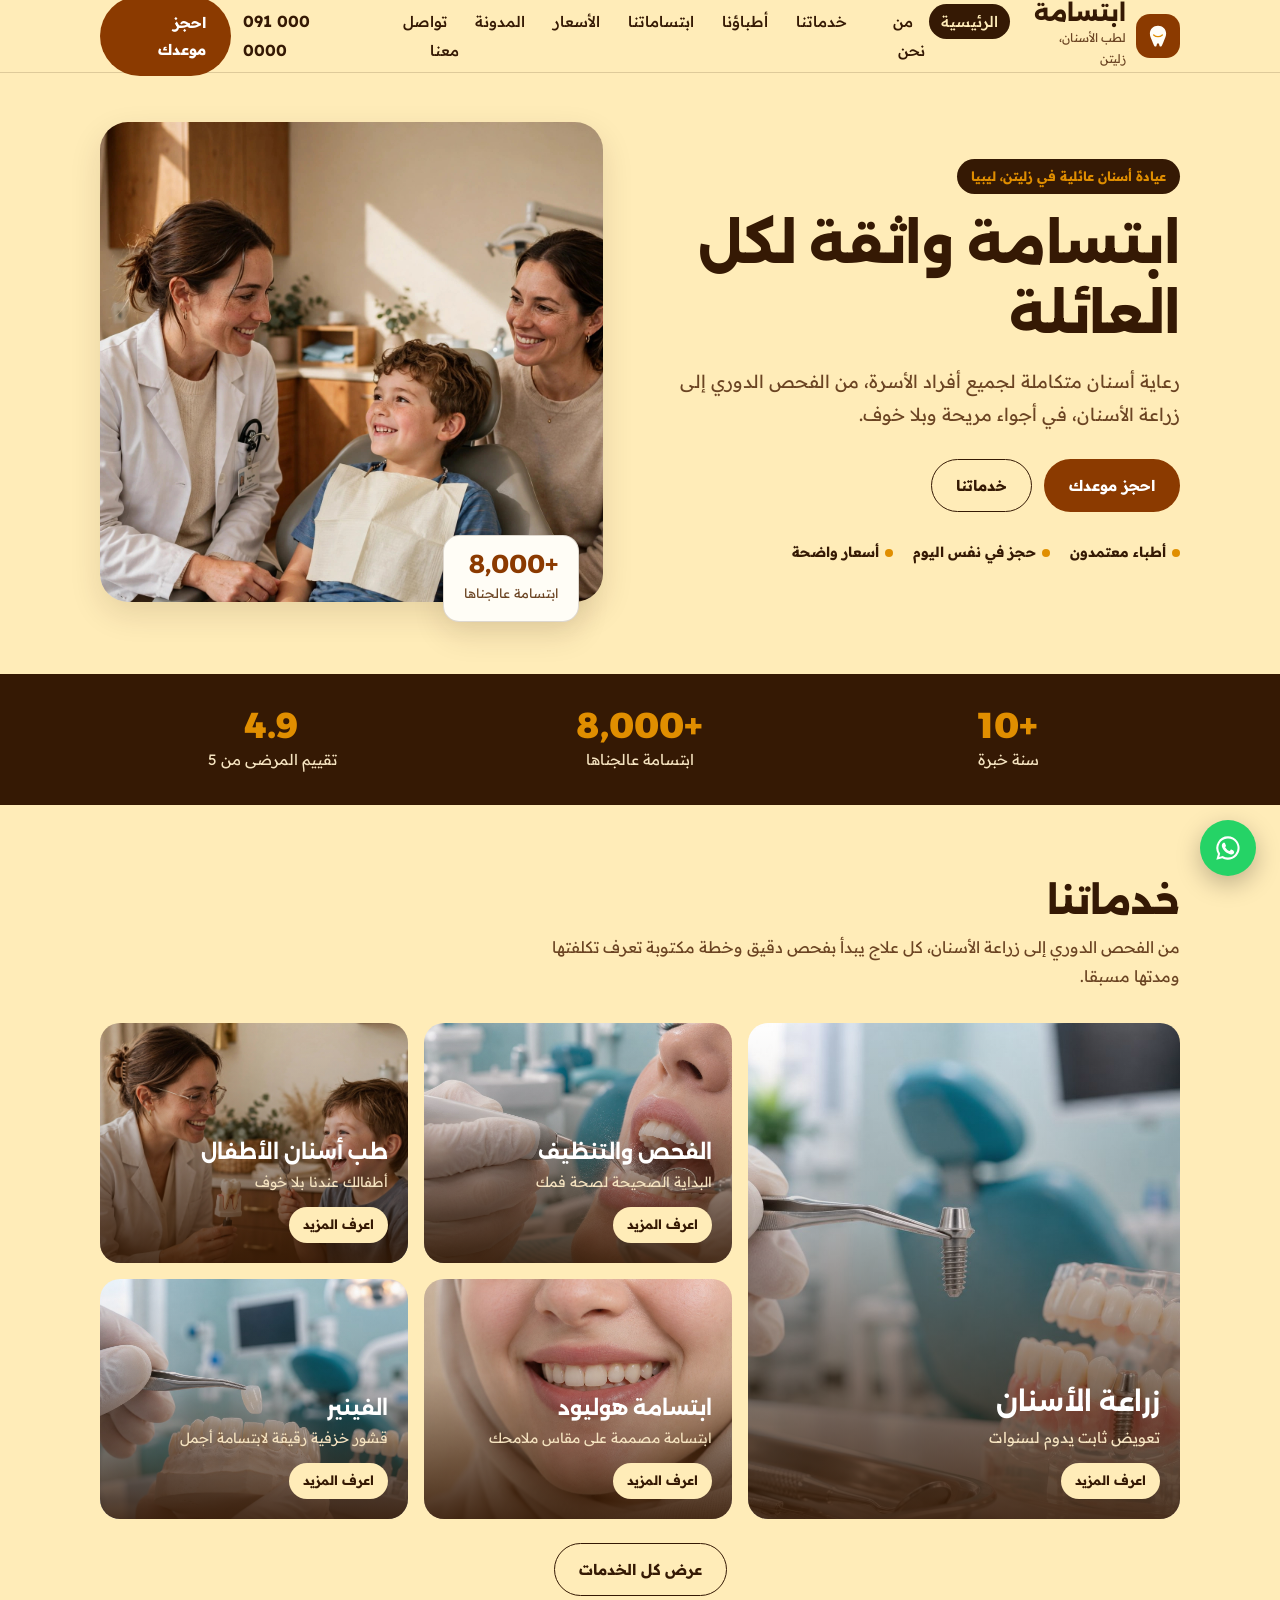
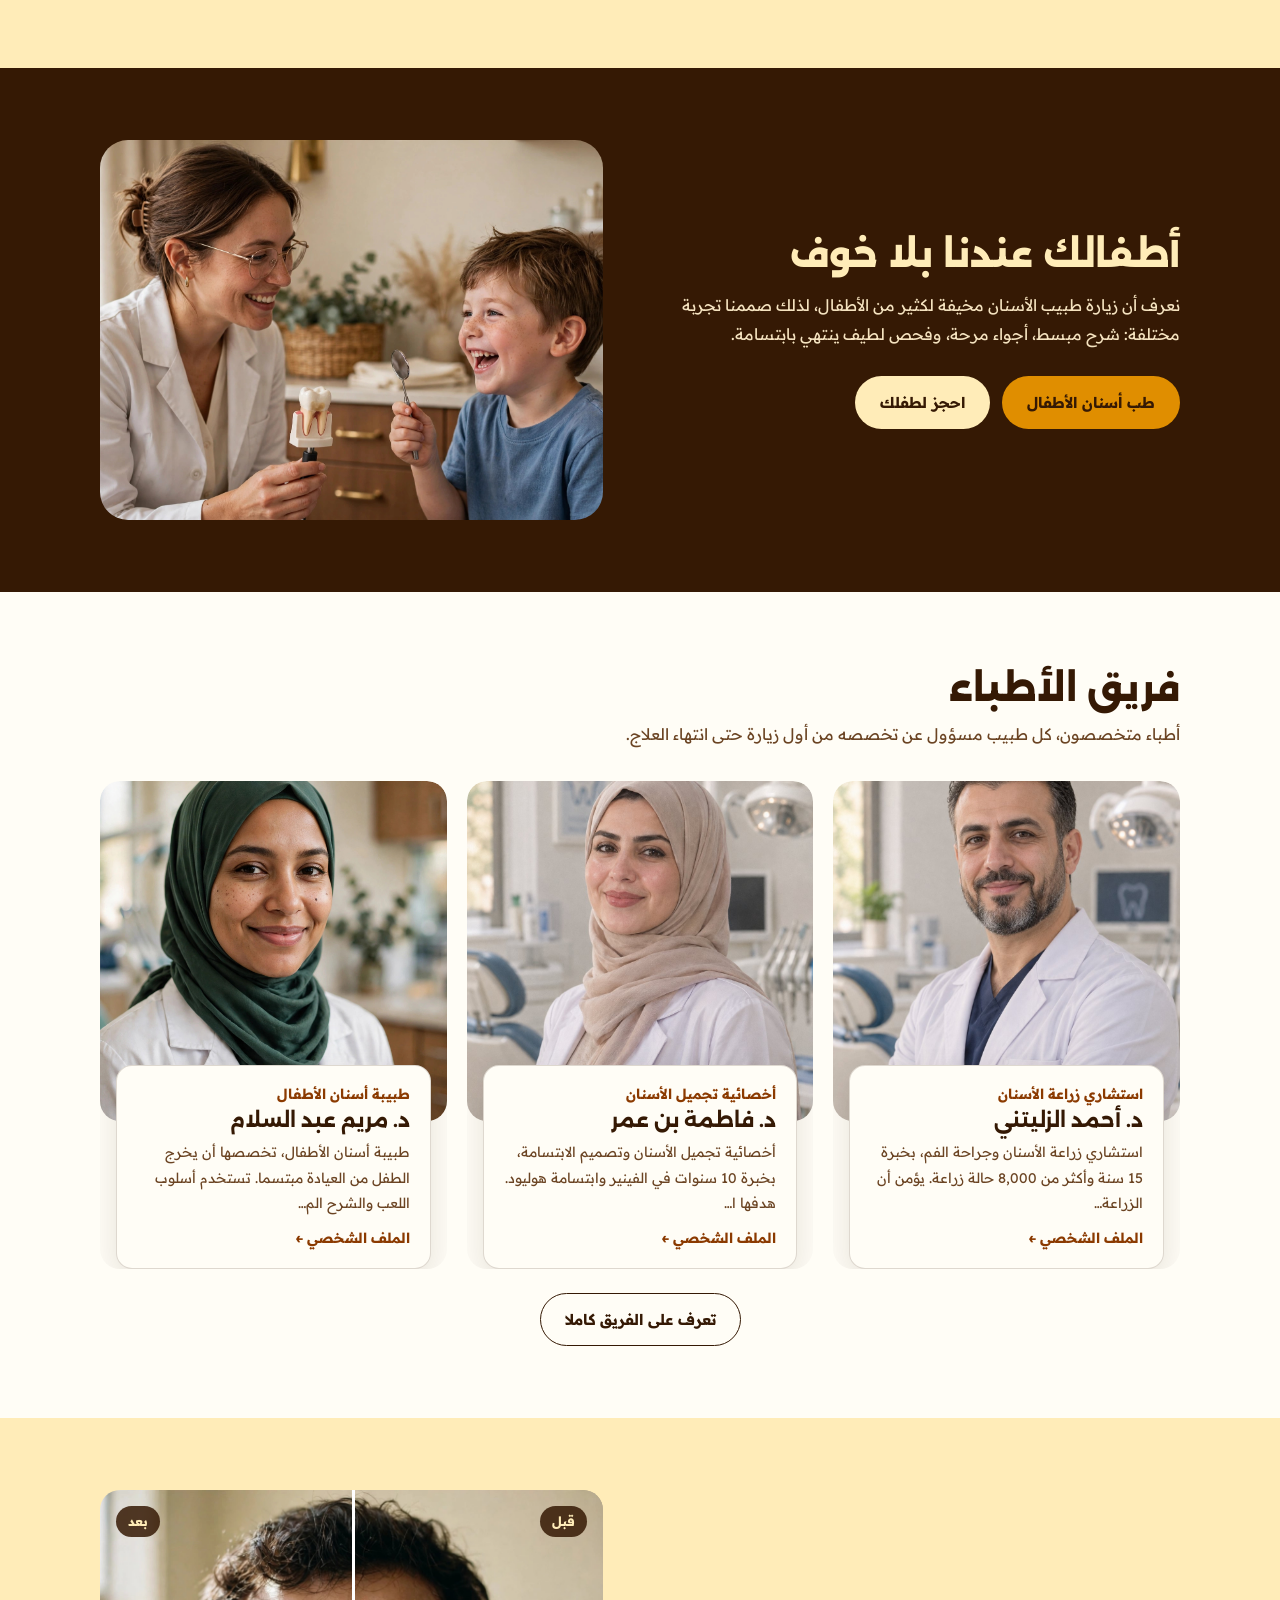
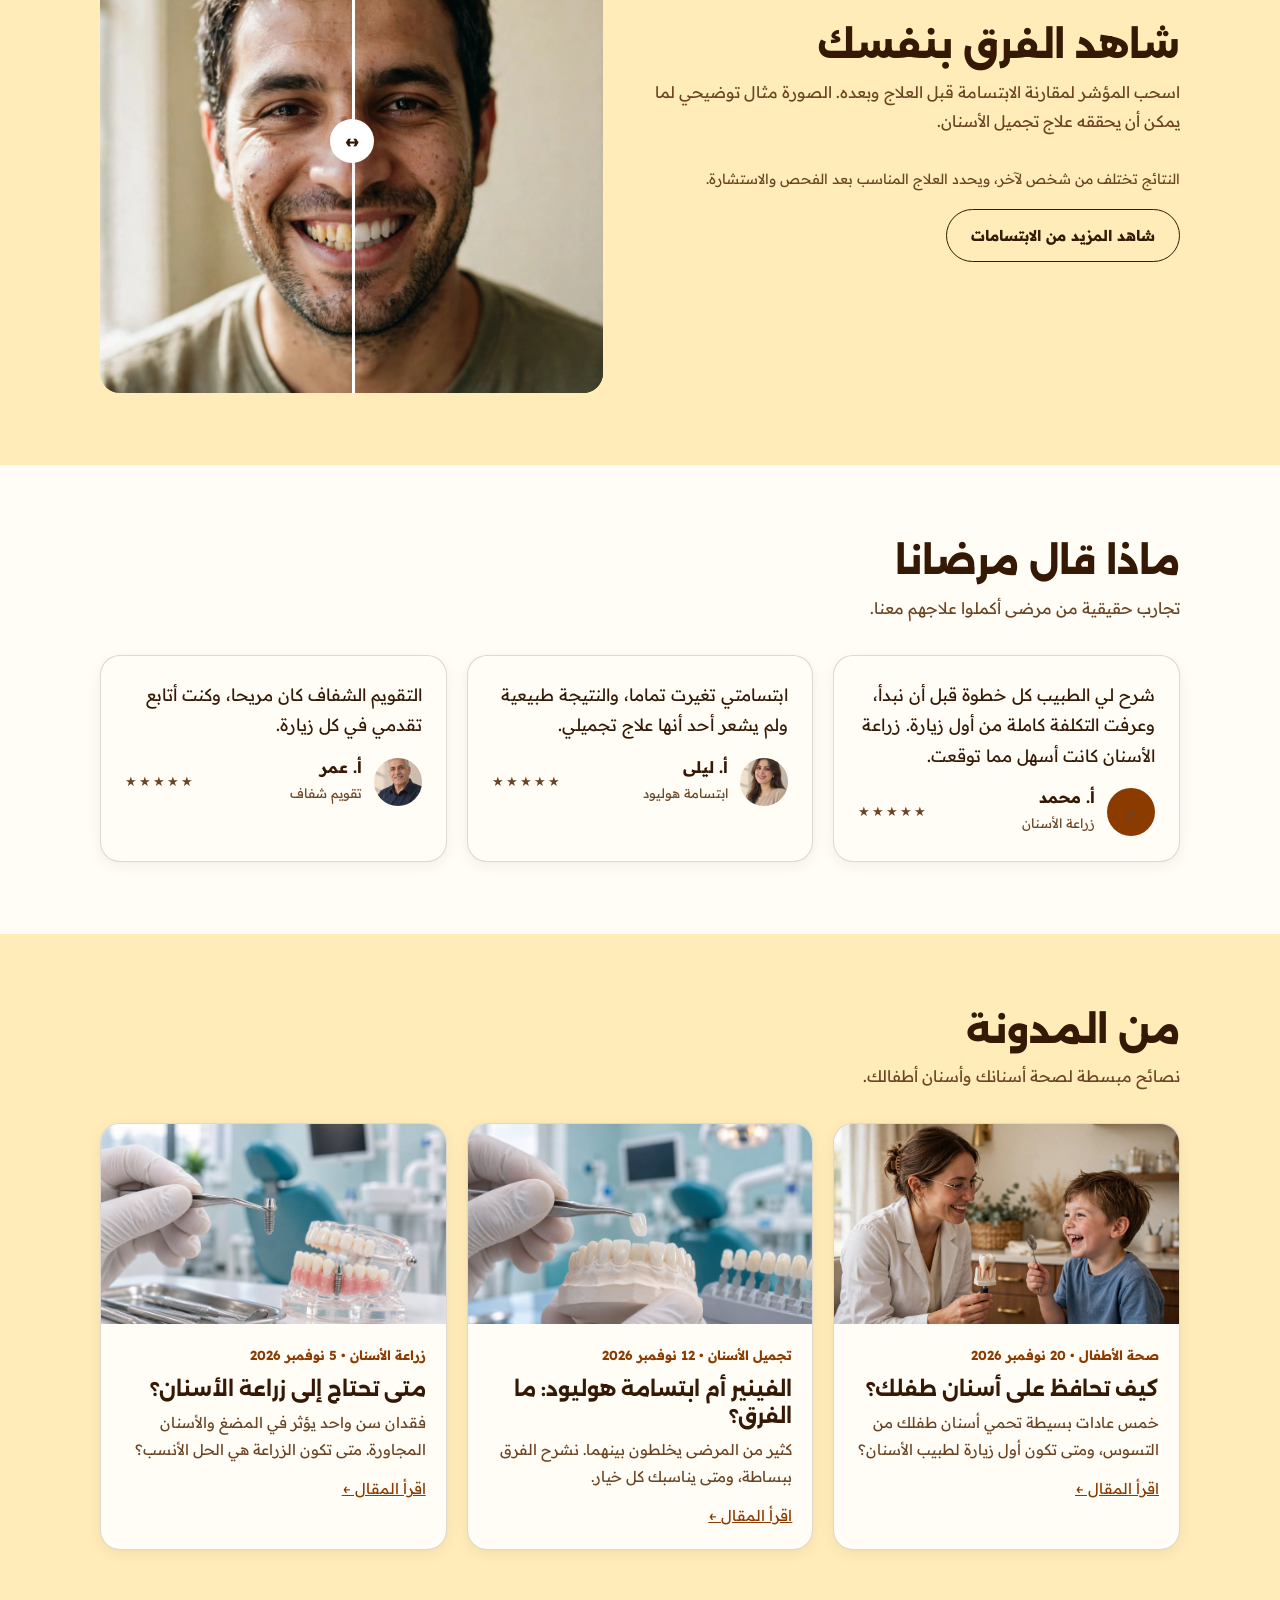
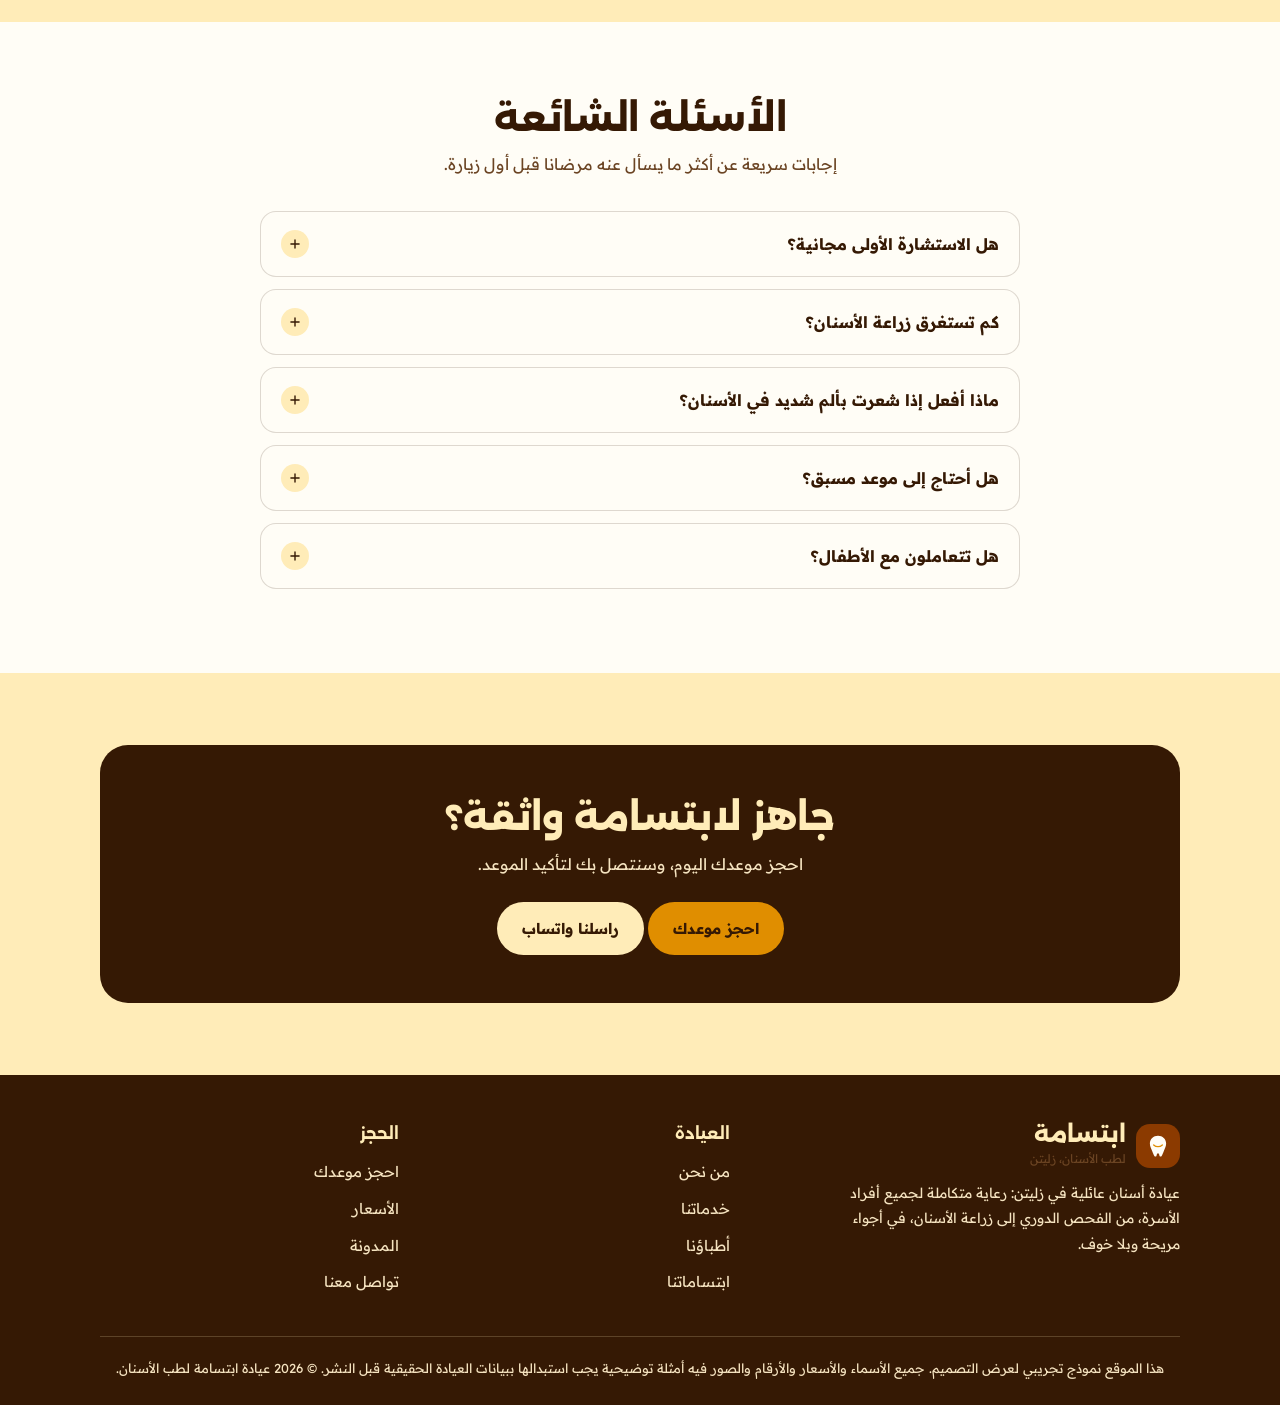
<file: index.html>
<!DOCTYPE html>
<html lang="ar" dir="rtl">
<head>
<meta charset="UTF-8">
<meta name="viewport" content="width=device-width, initial-scale=1.0">
<title>الرئيسية | عيادة ابتسامة لطب الأسنان، زليتن</title>
<link rel="icon" href="assets/favicon.svg">
<meta name="description" content="عيادة أسنان عائلية في زليتن: زراعة الأسنان، ابتسامة هوليود، الفينير، التقويم الشفاف، طب أسنان الأطفال. احجز موعدك اليوم.">
<link rel="preconnect" href="https://fonts.googleapis.com">
<link rel="preconnect" href="https://fonts.gstatic.com" crossorigin>
<link href="https://fonts.googleapis.com/css2?family=Alexandria:wght@600;700;800&family=Readex+Pro:wght@400;500;700&display=swap" rel="stylesheet">
<link rel="stylesheet" href="style.css?v=20261126a">
</head>
<body>
<header class="site-header" id="siteHeader">
  <div class="container header-inner">
    <a class="brand" href="index.html" aria-label="عيادة ابتسامة لطب الأسنان، الصفحة الرئيسية">
      <span class="brand__mark"><svg viewBox="0 0 48 48" fill="none" aria-hidden="true"><path d="M24 5C15.5 5 9 11 9 19.5 9 24.5 11.2 28.5 13.2 33.2 14.7 36.7 15.8 40.5 17.3 42.5 18.4 44 20.7 43.8 21.3 41.8 21.8 39.8 22.3 37.5 24 37.5s2.2 2.3 2.7 4.3c.6 2 2.9 2.2 4 0.7 1.5-2 2.6-5.8 4.1-9.3C36.8 28.5 39 24.5 39 19.5 39 11 32.5 5 24 5Z" fill="#FFFDF6"/><path d="M16 22c2.4 2.2 5 3.2 8 3.2s5.6-1 8-3.2" stroke="#E08E00" stroke-width="2.4" stroke-linecap="round"/></svg></span>
      <span><span class="brand__name">ابتسامة</span><span class="brand__tag">لطب الأسنان، زليتن</span></span>
    </a>
    <nav class="main-nav" id="mainNav" aria-label="التنقل الرئيسي"><ul><li><a href="index.html" class="is-active">الرئيسية</a></li><li><a href="about.html">من نحن</a></li><li><a href="services.html">خدماتنا</a></li><li><a href="doctors.html">أطباؤنا</a></li><li><a href="gallery.html">ابتساماتنا</a></li><li><a href="pricing.html">الأسعار</a></li><li><a href="blog.html">المدونة</a></li><li><a href="contact.html">تواصل معنا</a></li></ul></nav>
    <div class="header-actions">
      <a class="header-phone" href="tel:+218910000000">091 000 0000</a>
      <a class="btn btn--primary" href="booking.html">احجز موعدك</a>
      <button class="nav-toggle" id="navToggle" aria-expanded="false" aria-controls="mainNav" aria-label="فتح القائمة"><span></span><span></span><span></span></button>
    </div>
  </div>
</header>
<div id="headerSentinel" aria-hidden="true"></div>
<main>
<section class="hero"><div class="container hero-inner"><div class="reveal reveal--right"><span class="hero__eyebrow">عيادة أسنان عائلية في زليتن، ليبيا</span><h1>ابتسامة واثقة لكل العائلة</h1><p class="hero__sub">رعاية أسنان متكاملة لجميع أفراد الأسرة، من الفحص الدوري إلى زراعة الأسنان، في أجواء مريحة وبلا خوف.</p><div class="hero__cta"><a class="btn btn--primary" href="booking.html">احجز موعدك</a><a class="btn btn--outline" href="services.html">خدماتنا</a></div><div class="hero__trust"><span><i></i>أطباء معتمدون</span><span><i></i>حجز في نفس اليوم</span><span><i></i>أسعار واضحة</span></div></div><div class="hero__photo reveal reveal--left"><img src="assets/hero.jpg" alt="طبيبة مع طفل مبتسم وأمه في عيادة ابتسامة" width="1920" height="1280"><div class="hero__stat"><strong>+8,000</strong><span>ابتسامة عالجناها</span></div></div></div></section><section class="stats" aria-label="أرقام العيادة"><div class="container stats-inner"><div class="stat reveal reveal--right"><div class="stat__num" data-target="10" data-prefix="+" data-decimals="0">+10</div><div class="stat__label">سنة خبرة</div></div><div class="stat reveal"><div class="stat__num" data-target="8000" data-prefix="+" data-decimals="0">+8,000</div><div class="stat__label">ابتسامة عالجناها</div></div><div class="stat reveal reveal--left"><div class="stat__num" data-target="4.9" data-prefix="" data-decimals="1">4.9</div><div class="stat__label">تقييم المرضى من 5</div></div></div></section><section class="section"><div class="container"><div class="section-head reveal"><h2>خدماتنا</h2><p>من الفحص الدوري إلى زراعة الأسنان، كل علاج يبدأ بفحص دقيق وخطة مكتوبة تعرف تكلفتها ومدتها مسبقا.</p></div><div class="services-grid"><a class="svc-card reveal reveal--right svc-card--big" href="service-detail.html?service=implant"><img src="assets/service-implant.jpg" alt="زراعة الأسنان" loading="lazy"><div class="svc-card__body"><h3>زراعة الأسنان</h3><p>تعويض ثابت يدوم لسنوات</p><span class="svc-card__more">اعرف المزيد</span></div></a><a class="svc-card reveal reveal--left" href="service-detail.html?service=cleaning"><img src="assets/service-cleaning.jpg" alt="الفحص والتنظيف" loading="lazy"><div class="svc-card__body"><h3>الفحص والتنظيف</h3><p>البداية الصحيحة لصحة فمك</p><span class="svc-card__more">اعرف المزيد</span></div></a><a class="svc-card reveal reveal--right" href="service-detail.html?service=kids"><img src="assets/kids.jpg" alt="طب أسنان الأطفال" loading="lazy"><div class="svc-card__body"><h3>طب أسنان الأطفال</h3><p>أطفالك عندنا بلا خوف</p><span class="svc-card__more">اعرف المزيد</span></div></a><a class="svc-card reveal reveal--left" href="service-detail.html?service=hollywood"><img src="assets/service-hollywood.jpg" alt="ابتسامة هوليود" loading="lazy"><div class="svc-card__body"><h3>ابتسامة هوليود</h3><p>ابتسامة مصممة على مقاس ملامحك</p><span class="svc-card__more">اعرف المزيد</span></div></a><a class="svc-card reveal reveal--right" href="service-detail.html?service=veneer"><img src="assets/service-veneer.jpg" alt="الفينير" loading="lazy"><div class="svc-card__body"><h3>الفينير</h3><p>قشور خزفية رقيقة لابتسامة أجمل</p><span class="svc-card__more">اعرف المزيد</span></div></a></div><p style="text-align:center;margin-top:24px"><a class="btn btn--outline" href="services.html">عرض كل الخدمات</a></p></div></section><section class="section section--dark"><div class="container hero-inner"><div class="reveal reveal--right"><h2>أطفالك عندنا بلا خوف</h2><p style="margin-top:12px">نعرف أن زيارة طبيب الأسنان مخيفة لكثير من الأطفال، لذلك صممنا تجربة مختلفة: شرح مبسط، أجواء مرحة، وفحص لطيف ينتهي بابتسامة.</p><div class="hero__cta"><a class="btn btn--gold" href="service-detail.html?service=kids">طب أسنان الأطفال</a><a class="btn btn--light" href="booking.html">احجز لطفلك</a></div></div><div class="reveal reveal--left"><img src="assets/kids.jpg" alt="طفل سعيد عند طبيب الأسنان" style="width:100%;height:380px;object-fit:cover;border-radius:28px" loading="lazy"></div></div></section><section class="section section--white"><div class="container"><div class="section-head reveal"><h2>فريق الأطباء</h2><p>أطباء متخصصون، كل طبيب مسؤول عن تخصصه من أول زيارة حتى انتهاء العلاج.</p></div><div class="cards-3"><article class="card doctor-card reveal reveal--right"><img src="assets/doctor-male.jpg" alt="صورة د. أحمد الزليتني" loading="lazy"><div class="doctor-card__info"><div class="doctor-card__role">استشاري زراعة الأسنان</div><h3>د. أحمد الزليتني</h3><p>استشاري زراعة الأسنان وجراحة الفم، بخبرة 15 سنة وأكثر من 8,000 حالة زراعة. يؤمن أن الزراعة…</p><a class="doctor-card__link" href="doctor-profile.html?doctor=ahmed">الملف الشخصي ←</a></div></article><article class="card doctor-card reveal reveal--left"><img src="assets/doctor-female.jpg" alt="صورة د. فاطمة بن عمر" loading="lazy"><div class="doctor-card__info"><div class="doctor-card__role">أخصائية تجميل الأسنان</div><h3>د. فاطمة بن عمر</h3><p>أخصائية تجميل الأسنان وتصميم الابتسامة، بخبرة 10 سنوات في الفينير وابتسامة هوليود. هدفها ا…</p><a class="doctor-card__link" href="doctor-profile.html?doctor=fatima">الملف الشخصي ←</a></div></article><article class="card doctor-card reveal reveal--right"><img src="assets/doctor-3.jpg" alt="صورة د. مريم عبد السلام" loading="lazy"><div class="doctor-card__info"><div class="doctor-card__role">طبيبة أسنان الأطفال</div><h3>د. مريم عبد السلام</h3><p>طبيبة أسنان الأطفال، تخصصها أن يخرج الطفل من العيادة مبتسما. تستخدم أسلوب اللعب والشرح الم…</p><a class="doctor-card__link" href="doctor-profile.html?doctor=mariam">الملف الشخصي ←</a></div></article></div><p style="text-align:center;margin-top:24px"><a class="btn btn--outline" href="doctors.html">تعرف على الفريق كاملا</a></p></div></section><section class="section"><div class="container hero-inner"><div class="reveal reveal--right"><div class="section-head reveal"><h2>شاهد الفرق بنفسك</h2><p>اسحب المؤشر لمقارنة الابتسامة قبل العلاج وبعده. الصورة مثال توضيحي لما يمكن أن يحققه علاج تجميل الأسنان.</p></div><p class="ba-note" style="text-align:start">النتائج تختلف من شخص لآخر، ويحدد العلاج المناسب بعد الفحص والاستشارة.</p><p style="margin-top:16px"><a class="btn btn--outline" href="gallery.html">شاهد المزيد من الابتسامات</a></p></div><div class="ba reveal reveal--left" id="baSlider"><img src="assets/smile-before.jpg" alt="الابتسامة قبل العلاج" width="1024" height="1024"><div class="ba__after" id="baAfter"><img src="assets/smile-after.jpg" alt="الابتسامة بعد العلاج" width="1024" height="1024"></div><span class="ba__tag ba__tag--before">قبل</span><span class="ba__tag ba__tag--after">بعد</span><div class="ba__handle">↔</div><input class="ba__range" id="baRange" type="range" min="0" max="100" value="50" aria-label="اسحب لمقارنة الابتسامة قبل العلاج وبعده"></div></div></section><section class="section section--white"><div class="container"><div class="section-head reveal"><h2>ماذا قال مرضانا</h2><p>تجارب حقيقية من مرضى أكملوا علاجهم معنا.</p></div><div class="cards-3"><article class="card testi-card reveal reveal--right"><blockquote>شرح لي الطبيب كل خطوة قبل أن نبدأ، وعرفت التكلفة كاملة من أول زيارة. زراعة الأسنان كانت أسهل مما توقعت.</blockquote><div class="testi__who"><span class="testi__avatar testi__avatar--initial" aria-hidden="true">م</span><div><strong>أ. محمد</strong><span>زراعة الأسنان</span></div><span class="testi__stars" aria-label="تقييم 5 من 5">★★★★★</span></div></article><article class="card testi-card reveal reveal--left"><blockquote>ابتسامتي تغيرت تماما، والنتيجة طبيعية ولم يشعر أحد أنها علاج تجميلي.</blockquote><div class="testi__who"><img class="testi__avatar" src="assets/patient-lina.jpg" alt="صورة أ. ليلى" width="48" height="48" loading="lazy"><div><strong>أ. ليلى</strong><span>ابتسامة هوليود</span></div><span class="testi__stars" aria-label="تقييم 5 من 5">★★★★★</span></div></article><article class="card testi-card reveal reveal--right"><blockquote>التقويم الشفاف كان مريحا، وكنت أتابع تقدمي في كل زيارة.</blockquote><div class="testi__who"><img class="testi__avatar" src="assets/patient-omar.jpg" alt="صورة أ. عمر" width="48" height="48" loading="lazy"><div><strong>أ. عمر</strong><span>تقويم شفاف</span></div><span class="testi__stars" aria-label="تقييم 5 من 5">★★★★★</span></div></article></div></div></section><section class="section"><div class="container"><div class="section-head reveal"><h2>من المدونة</h2><p>نصائح مبسطة لصحة أسنانك وأسنان أطفالك.</p></div><div class="cards-3"><article class="card reveal reveal--right"><img class="card__img" src="assets/kids.jpg" alt="كيف تحافظ على أسنان طفلك؟" loading="lazy"><div class="card__body"><div class="card__meta">صحة الأطفال • 20 نوفمبر 2026</div><h3>كيف تحافظ على أسنان طفلك؟</h3><p>خمس عادات بسيطة تحمي أسنان طفلك من التسوس، ومتى تكون أول زيارة لطبيب الأسنان؟</p><p style="margin-top:12px"><a href="article-detail.html?article=kids-teeth">اقرأ المقال ←</a></p></div></article><article class="card reveal reveal--left"><img class="card__img" src="assets/service-veneer.jpg" alt="الفينير أم ابتسامة هوليود: ما الفرق؟" loading="lazy"><div class="card__body"><div class="card__meta">تجميل الأسنان • 12 نوفمبر 2026</div><h3>الفينير أم ابتسامة هوليود: ما الفرق؟</h3><p>كثير من المرضى يخلطون بينهما. نشرح الفرق ببساطة، ومتى يناسبك كل خيار.</p><p style="margin-top:12px"><a href="article-detail.html?article=veneer-vs-hollywood">اقرأ المقال ←</a></p></div></article><article class="card reveal reveal--right"><img class="card__img" src="assets/service-implant.jpg" alt="متى تحتاج إلى زراعة الأسنان؟" loading="lazy"><div class="card__body"><div class="card__meta">زراعة الأسنان • 5 نوفمبر 2026</div><h3>متى تحتاج إلى زراعة الأسنان؟</h3><p>فقدان سن واحد يؤثر في المضغ والأسنان المجاورة. متى تكون الزراعة هي الحل الأنسب؟</p><p style="margin-top:12px"><a href="article-detail.html?article=implant-when">اقرأ المقال ←</a></p></div></article></div></div></section><section class="section section--white"><div class="container"><div class="section-head reveal section-head--center"><h2>الأسئلة الشائعة</h2><p>إجابات سريعة عن أكثر ما يسأل عنه مرضانا قبل أول زيارة.</p></div><div class="faq"><div class="faq-item reveal reveal--right"><button class="faq-q" type="button" aria-expanded="false">هل الاستشارة الأولى مجانية؟<span class="faq-q__icon" aria-hidden="true"><svg width="14" height="14" viewBox="0 0 24 24" fill="none" stroke="currentColor" stroke-width="2.4" stroke-linecap="round"><path d="M12 5v14M5 12h14"/></svg></span></button><div class="faq-a"><p>نعم، تشمل الاستشارة الأولى الفحص وتقييم الحالة وشرح خيارات العلاج دون تكلفة.</p></div></div><div class="faq-item reveal reveal--left"><button class="faq-q" type="button" aria-expanded="false">كم تستغرق زراعة الأسنان؟<span class="faq-q__icon" aria-hidden="true"><svg width="14" height="14" viewBox="0 0 24 24" fill="none" stroke="currentColor" stroke-width="2.4" stroke-linecap="round"><path d="M12 5v14M5 12h14"/></svg></span></button><div class="faq-a"><p>تختلف المدة حسب الحالة، وغالبا ما تكتمل خلال ثلاثة إلى ستة أشهر من أول زيارة إلى التركيب النهائي.</p></div></div><div class="faq-item reveal reveal--right"><button class="faq-q" type="button" aria-expanded="false">ماذا أفعل إذا شعرت بألم شديد في الأسنان؟<span class="faq-q__icon" aria-hidden="true"><svg width="14" height="14" viewBox="0 0 24 24" fill="none" stroke="currentColor" stroke-width="2.4" stroke-linecap="round"><path d="M12 5v14M5 12h14"/></svg></span></button><div class="faq-a"><p>تواصل معنا هاتفيا أو عبر واتساب، ونوفر موعدا في نفس اليوم للحالات العاجلة.</p></div></div><div class="faq-item reveal reveal--left"><button class="faq-q" type="button" aria-expanded="false">هل أحتاج إلى موعد مسبق؟<span class="faq-q__icon" aria-hidden="true"><svg width="14" height="14" viewBox="0 0 24 24" fill="none" stroke="currentColor" stroke-width="2.4" stroke-linecap="round"><path d="M12 5v14M5 12h14"/></svg></span></button><div class="faq-a"><p>نعم، يفضل الحجز مسبقا لضمان وقت مناسب لك، ويمكنك أيضا مراسلتنا على واتساب للاستفسار.</p></div></div><div class="faq-item reveal reveal--right"><button class="faq-q" type="button" aria-expanded="false">هل تتعاملون مع الأطفال؟<span class="faq-q__icon" aria-hidden="true"><svg width="14" height="14" viewBox="0 0 24 24" fill="none" stroke="currentColor" stroke-width="2.4" stroke-linecap="round"><path d="M12 5v14M5 12h14"/></svg></span></button><div class="faq-a"><p>نعم، لدينا عناية خاصة بأسنان الأطفال في أجواء مريحة تشجعهم على زيارة الطبيب دون خوف.</p></div></div></div></div></section><section class="section"><div class="container"><div class="cta-band reveal"><h2>جاهز لابتسامة واثقة؟</h2><p>احجز موعدك اليوم، وسنتصل بك لتأكيد الموعد.</p><a class="btn btn--gold" href="booking.html">احجز موعدك</a> <a class="btn btn--light" href="https://wa.me/218910000000" target="_blank" rel="noopener">راسلنا واتساب</a></div></div></section></main>
<footer class="site-footer">
  <div class="container">
    <div class="footer-inner">
      <div class="footer-brand">
        <a class="brand" href="index.html" aria-label="عيادة ابتسامة، العودة إلى الأعلى">
          <span class="brand__mark"><svg viewBox="0 0 48 48" fill="none" aria-hidden="true"><path d="M24 5C15.5 5 9 11 9 19.5 9 24.5 11.2 28.5 13.2 33.2 14.7 36.7 15.8 40.5 17.3 42.5 18.4 44 20.7 43.8 21.3 41.8 21.8 39.8 22.3 37.5 24 37.5s2.2 2.3 2.7 4.3c.6 2 2.9 2.2 4 0.7 1.5-2 2.6-5.8 4.1-9.3C36.8 28.5 39 24.5 39 19.5 39 11 32.5 5 24 5Z" fill="#FFFDF6"/><path d="M16 22c2.4 2.2 5 3.2 8 3.2s5.6-1 8-3.2" stroke="#E08E00" stroke-width="2.4" stroke-linecap="round"/></svg></span>
          <span><span class="brand__name">ابتسامة</span><span class="brand__tag">لطب الأسنان، زليتن</span></span>
        </a>
        <p>عيادة أسنان عائلية في زليتن: رعاية متكاملة لجميع أفراد الأسرة، من الفحص الدوري إلى زراعة الأسنان، في أجواء مريحة وبلا خوف.</p>
      </div>
      <nav class="footer-nav" aria-label="روابط التذييل">
        <div><h4>العيادة</h4><ul>
          <li><a href="about.html">من نحن</a></li>
          <li><a href="services.html">خدماتنا</a></li>
          <li><a href="doctors.html">أطباؤنا</a></li>
          <li><a href="gallery.html">ابتساماتنا</a></li>
        </ul></div>
      </nav>
      <nav class="footer-nav" aria-label="روابط الحجز">
        <div><h4>الحجز</h4><ul>
          <li><a href="booking.html">احجز موعدك</a></li>
          <li><a href="pricing.html">الأسعار</a></li>
          <li><a href="blog.html">المدونة</a></li>
          <li><a href="contact.html">تواصل معنا</a></li>
        </ul></div>
      </nav>
    </div>
    <p class="footer-note">هذا الموقع نموذج تجريبي لعرض التصميم. جميع الأسماء والأسعار والأرقام والصور فيه أمثلة توضيحية يجب استبدالها ببيانات العيادة الحقيقية قبل النشر. &copy; 2026 عيادة ابتسامة لطب الأسنان.</p>
  </div>
</footer>
<a class="wa-float" href="https://wa.me/218910000000" target="_blank" rel="noopener" aria-label="تواصل الآن عبر واتساب">
  <svg viewBox="0 0 24 24" fill="currentColor" aria-hidden="true"><path d="M12 2a10 10 0 0 0-8.6 15.1L2 22l5-1.3A10 10 0 1 0 12 2zm0 18.2a8.2 8.2 0 0 1-4.2-1.1l-.3-.2-3 .8.8-2.9-.2-.3A8.2 8.2 0 1 1 12 20.2zm4.6-6.1c-.3-.1-1.5-.7-1.7-.8-.2-.1-.4-.1-.6.1-.2.3-.6.8-.8 1-.1.2-.3.2-.5.1a6.7 6.7 0 0 1-3.3-2.9c-.3-.4 0-.5.1-.7l.4-.5c.1-.2.1-.3 0-.5l-.8-1.9c-.2-.5-.4-.4-.6-.4h-.5c-.2 0-.5.1-.7.3-.2.3-.9.9-.9 2.2s.9 2.5 1.1 2.7c.1.2 1.9 2.9 4.5 4 .6.3 1.1.4 1.5.6.6.2 1.2.2 1.6.1.5-.1 1.5-.6 1.7-1.2.2-.6.2-1.1.2-1.2-.1-.1-.2-.2-.5-.3z"/></svg>
</a>
<script src="data.js"></script>
<script src="main.js"></script>
</body>
</html>
</file>
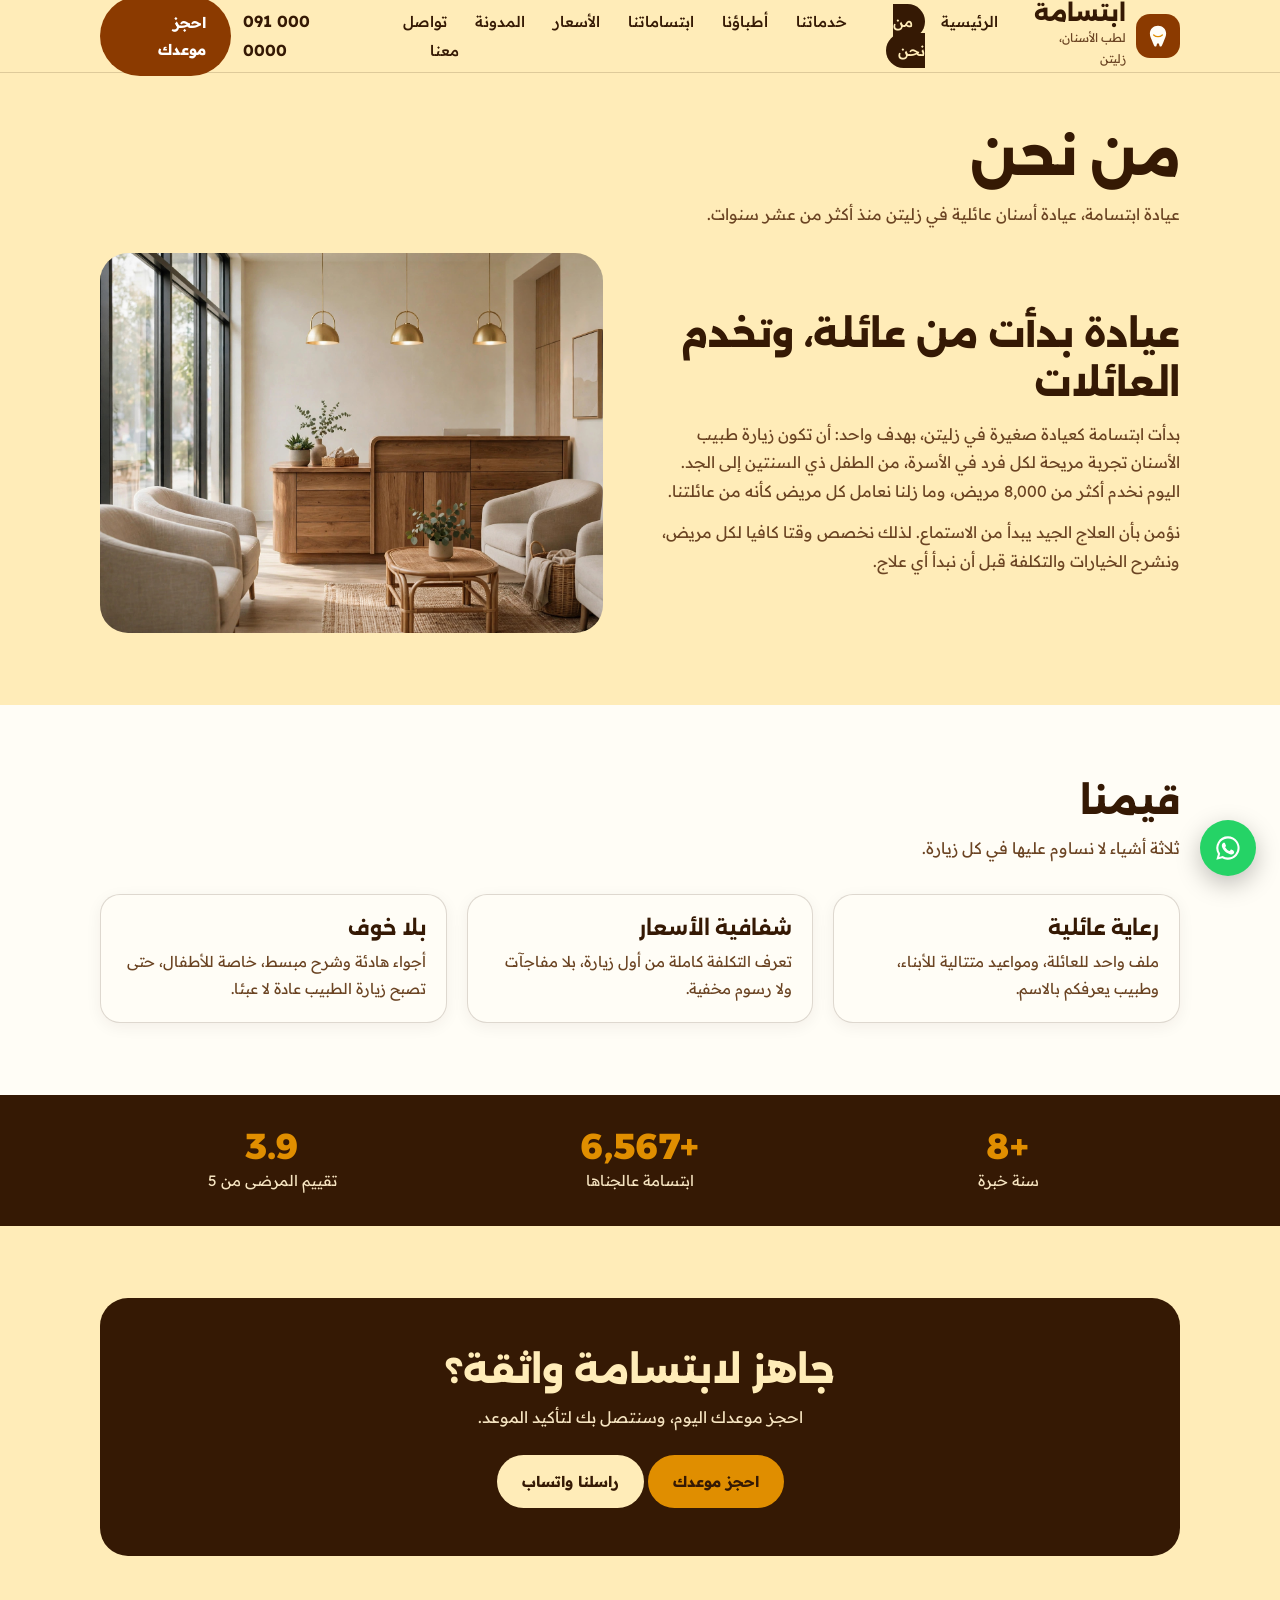
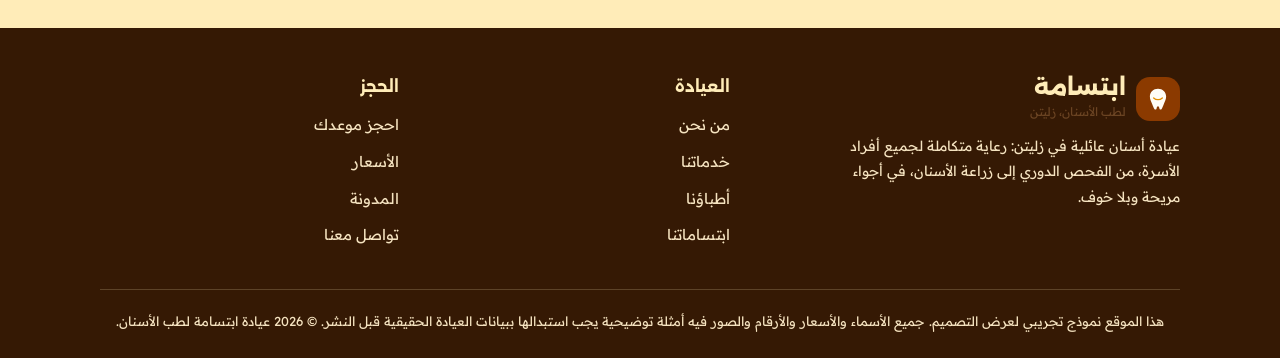
<file: about.html>
<!DOCTYPE html>
<html lang="ar" dir="rtl">
<head>
<meta charset="UTF-8">
<meta name="viewport" content="width=device-width, initial-scale=1.0">
<title>من نحن | عيادة ابتسامة لطب الأسنان، زليتن</title>
<link rel="icon" href="assets/favicon.svg">
<meta name="description" content="تعرف على عيادة ابتسامة في زليتن: قصتنا وقيمنا وفريقنا.">
<link rel="preconnect" href="https://fonts.googleapis.com">
<link rel="preconnect" href="https://fonts.gstatic.com" crossorigin>
<link href="https://fonts.googleapis.com/css2?family=Alexandria:wght@600;700;800&family=Readex+Pro:wght@400;500;700&display=swap" rel="stylesheet">
<link rel="stylesheet" href="style.css?v=20261126a">
</head>
<body>
<header class="site-header" id="siteHeader">
  <div class="container header-inner">
    <a class="brand" href="index.html" aria-label="عيادة ابتسامة لطب الأسنان، الصفحة الرئيسية">
      <span class="brand__mark"><svg viewBox="0 0 48 48" fill="none" aria-hidden="true"><path d="M24 5C15.5 5 9 11 9 19.5 9 24.5 11.2 28.5 13.2 33.2 14.7 36.7 15.8 40.5 17.3 42.5 18.4 44 20.7 43.8 21.3 41.8 21.8 39.8 22.3 37.5 24 37.5s2.2 2.3 2.7 4.3c.6 2 2.9 2.2 4 0.7 1.5-2 2.6-5.8 4.1-9.3C36.8 28.5 39 24.5 39 19.5 39 11 32.5 5 24 5Z" fill="#FFFDF6"/><path d="M16 22c2.4 2.2 5 3.2 8 3.2s5.6-1 8-3.2" stroke="#E08E00" stroke-width="2.4" stroke-linecap="round"/></svg></span>
      <span><span class="brand__name">ابتسامة</span><span class="brand__tag">لطب الأسنان، زليتن</span></span>
    </a>
    <nav class="main-nav" id="mainNav" aria-label="التنقل الرئيسي"><ul><li><a href="index.html">الرئيسية</a></li><li><a href="about.html" class="is-active">من نحن</a></li><li><a href="services.html">خدماتنا</a></li><li><a href="doctors.html">أطباؤنا</a></li><li><a href="gallery.html">ابتساماتنا</a></li><li><a href="pricing.html">الأسعار</a></li><li><a href="blog.html">المدونة</a></li><li><a href="contact.html">تواصل معنا</a></li></ul></nav>
    <div class="header-actions">
      <a class="header-phone" href="tel:+218910000000">091 000 0000</a>
      <a class="btn btn--primary" href="booking.html">احجز موعدك</a>
      <button class="nav-toggle" id="navToggle" aria-expanded="false" aria-controls="mainNav" aria-label="فتح القائمة"><span></span><span></span><span></span></button>
    </div>
  </div>
</header>
<div id="headerSentinel" aria-hidden="true"></div>
<main>
<section class="detail-hero"><div class="container"><div class="reveal"><h1>من نحن</h1><p class="detail-hero__meta">عيادة ابتسامة، عيادة أسنان عائلية في زليتن منذ أكثر من عشر سنوات.</p></div></div></section><section><div class="container hero-inner" style="padding-bottom:72px"><div class="reveal reveal--right"><h2>عيادة بدأت من عائلة، وتخدم العائلات</h2><p style="margin-top:12px;color:var(--ink-soft)">بدأت ابتسامة كعيادة صغيرة في زليتن، بهدف واحد: أن تكون زيارة طبيب الأسنان تجربة مريحة لكل فرد في الأسرة، من الطفل ذي السنتين إلى الجد. اليوم نخدم أكثر من 8,000 مريض، وما زلنا نعامل كل مريض كأنه من عائلتنا.</p><p style="margin-top:12px;color:var(--ink-soft)">نؤمن بأن العلاج الجيد يبدأ من الاستماع. لذلك نخصص وقتا كافيا لكل مريض، ونشرح الخيارات والتكلفة قبل أن نبدأ أي علاج.</p></div><div class="reveal reveal--left"><img src="assets/about.jpg" alt="استقبال عيادة ابتسامة" style="width:100%;height:380px;object-fit:cover;border-radius:28px" loading="lazy"></div></div></section><section class="section section--white"><div class="container"><div class="section-head reveal"><h2>قيمنا</h2><p>ثلاثة أشياء لا نساوم عليها في كل زيارة.</p></div><div class="cards-3"><article class="card reveal reveal--right"><div class="card__body"><h3>رعاية عائلية</h3><p>ملف واحد للعائلة، ومواعيد متتالية للأبناء، وطبيب يعرفكم بالاسم.</p></div></article><article class="card reveal reveal--left"><div class="card__body"><h3>شفافية الأسعار</h3><p>تعرف التكلفة كاملة من أول زيارة، بلا مفاجآت ولا رسوم مخفية.</p></div></article><article class="card reveal reveal--right"><div class="card__body"><h3>بلا خوف</h3><p>أجواء هادئة وشرح مبسط، خاصة للأطفال، حتى تصبح زيارة الطبيب عادة لا عبئا.</p></div></article></div></div></section><section class="stats" aria-label="أرقام العيادة"><div class="container stats-inner"><div class="stat reveal reveal--right"><div class="stat__num" data-target="10" data-prefix="+" data-decimals="0">+10</div><div class="stat__label">سنة خبرة</div></div><div class="stat reveal"><div class="stat__num" data-target="8000" data-prefix="+" data-decimals="0">+8,000</div><div class="stat__label">ابتسامة عالجناها</div></div><div class="stat reveal reveal--left"><div class="stat__num" data-target="4.9" data-prefix="" data-decimals="1">4.9</div><div class="stat__label">تقييم المرضى من 5</div></div></div></section><section class="section"><div class="container"><div class="cta-band reveal"><h2>جاهز لابتسامة واثقة؟</h2><p>احجز موعدك اليوم، وسنتصل بك لتأكيد الموعد.</p><a class="btn btn--gold" href="booking.html">احجز موعدك</a> <a class="btn btn--light" href="https://wa.me/218910000000" target="_blank" rel="noopener">راسلنا واتساب</a></div></div></section></main>
<footer class="site-footer">
  <div class="container">
    <div class="footer-inner">
      <div class="footer-brand">
        <a class="brand" href="index.html" aria-label="عيادة ابتسامة، العودة إلى الأعلى">
          <span class="brand__mark"><svg viewBox="0 0 48 48" fill="none" aria-hidden="true"><path d="M24 5C15.5 5 9 11 9 19.5 9 24.5 11.2 28.5 13.2 33.2 14.7 36.7 15.8 40.5 17.3 42.5 18.4 44 20.7 43.8 21.3 41.8 21.8 39.8 22.3 37.5 24 37.5s2.2 2.3 2.7 4.3c.6 2 2.9 2.2 4 0.7 1.5-2 2.6-5.8 4.1-9.3C36.8 28.5 39 24.5 39 19.5 39 11 32.5 5 24 5Z" fill="#FFFDF6"/><path d="M16 22c2.4 2.2 5 3.2 8 3.2s5.6-1 8-3.2" stroke="#E08E00" stroke-width="2.4" stroke-linecap="round"/></svg></span>
          <span><span class="brand__name">ابتسامة</span><span class="brand__tag">لطب الأسنان، زليتن</span></span>
        </a>
        <p>عيادة أسنان عائلية في زليتن: رعاية متكاملة لجميع أفراد الأسرة، من الفحص الدوري إلى زراعة الأسنان، في أجواء مريحة وبلا خوف.</p>
      </div>
      <nav class="footer-nav" aria-label="روابط التذييل">
        <div><h4>العيادة</h4><ul>
          <li><a href="about.html">من نحن</a></li>
          <li><a href="services.html">خدماتنا</a></li>
          <li><a href="doctors.html">أطباؤنا</a></li>
          <li><a href="gallery.html">ابتساماتنا</a></li>
        </ul></div>
      </nav>
      <nav class="footer-nav" aria-label="روابط الحجز">
        <div><h4>الحجز</h4><ul>
          <li><a href="booking.html">احجز موعدك</a></li>
          <li><a href="pricing.html">الأسعار</a></li>
          <li><a href="blog.html">المدونة</a></li>
          <li><a href="contact.html">تواصل معنا</a></li>
        </ul></div>
      </nav>
    </div>
    <p class="footer-note">هذا الموقع نموذج تجريبي لعرض التصميم. جميع الأسماء والأسعار والأرقام والصور فيه أمثلة توضيحية يجب استبدالها ببيانات العيادة الحقيقية قبل النشر. &copy; 2026 عيادة ابتسامة لطب الأسنان.</p>
  </div>
</footer>
<a class="wa-float" href="https://wa.me/218910000000" target="_blank" rel="noopener" aria-label="تواصل الآن عبر واتساب">
  <svg viewBox="0 0 24 24" fill="currentColor" aria-hidden="true"><path d="M12 2a10 10 0 0 0-8.6 15.1L2 22l5-1.3A10 10 0 1 0 12 2zm0 18.2a8.2 8.2 0 0 1-4.2-1.1l-.3-.2-3 .8.8-2.9-.2-.3A8.2 8.2 0 1 1 12 20.2zm4.6-6.1c-.3-.1-1.5-.7-1.7-.8-.2-.1-.4-.1-.6.1-.2.3-.6.8-.8 1-.1.2-.3.2-.5.1a6.7 6.7 0 0 1-3.3-2.9c-.3-.4 0-.5.1-.7l.4-.5c.1-.2.1-.3 0-.5l-.8-1.9c-.2-.5-.4-.4-.6-.4h-.5c-.2 0-.5.1-.7.3-.2.3-.9.9-.9 2.2s.9 2.5 1.1 2.7c.1.2 1.9 2.9 4.5 4 .6.3 1.1.4 1.5.6.6.2 1.2.2 1.6.1.5-.1 1.5-.6 1.7-1.2.2-.6.2-1.1.2-1.2-.1-.1-.2-.2-.5-.3z"/></svg>
</a>
<script src="data.js"></script>
<script src="main.js"></script>
</body>
</html>
</file>
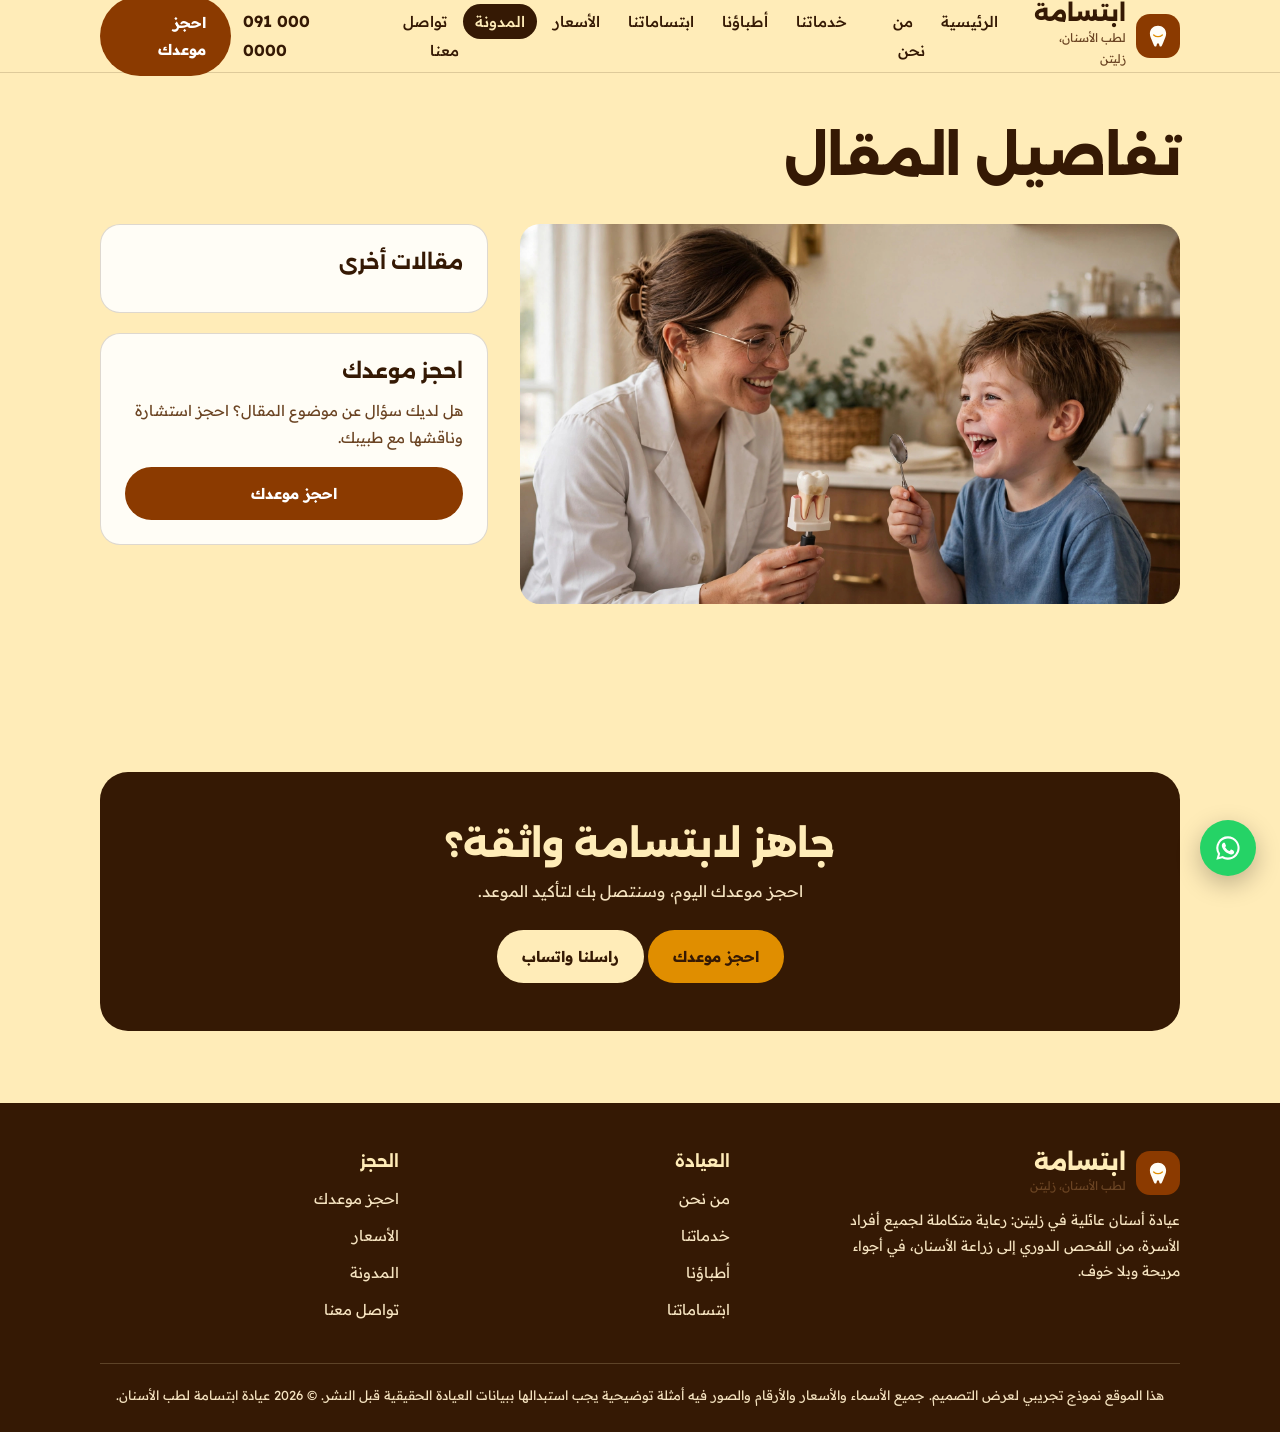
<file: article-detail.html>
<!DOCTYPE html>
<html lang="ar" dir="rtl">
<head>
<meta charset="UTF-8">
<meta name="viewport" content="width=device-width, initial-scale=1.0">
<title>تفاصيل المقال | عيادة ابتسامة لطب الأسنان، زليتن</title>
<link rel="icon" href="assets/favicon.svg">
<meta name="description" content="اقرأ مقالات عيادة ابتسامة عن صحة الأسنان.">
<link rel="preconnect" href="https://fonts.googleapis.com">
<link rel="preconnect" href="https://fonts.gstatic.com" crossorigin>
<link href="https://fonts.googleapis.com/css2?family=Alexandria:wght@600;700;800&family=Readex+Pro:wght@400;500;700&display=swap" rel="stylesheet">
<link rel="stylesheet" href="style.css?v=20261126a">
</head>
<body>
<header class="site-header" id="siteHeader">
  <div class="container header-inner">
    <a class="brand" href="index.html" aria-label="عيادة ابتسامة لطب الأسنان، الصفحة الرئيسية">
      <span class="brand__mark"><svg viewBox="0 0 48 48" fill="none" aria-hidden="true"><path d="M24 5C15.5 5 9 11 9 19.5 9 24.5 11.2 28.5 13.2 33.2 14.7 36.7 15.8 40.5 17.3 42.5 18.4 44 20.7 43.8 21.3 41.8 21.8 39.8 22.3 37.5 24 37.5s2.2 2.3 2.7 4.3c.6 2 2.9 2.2 4 0.7 1.5-2 2.6-5.8 4.1-9.3C36.8 28.5 39 24.5 39 19.5 39 11 32.5 5 24 5Z" fill="#FFFDF6"/><path d="M16 22c2.4 2.2 5 3.2 8 3.2s5.6-1 8-3.2" stroke="#E08E00" stroke-width="2.4" stroke-linecap="round"/></svg></span>
      <span><span class="brand__name">ابتسامة</span><span class="brand__tag">لطب الأسنان، زليتن</span></span>
    </a>
    <nav class="main-nav" id="mainNav" aria-label="التنقل الرئيسي"><ul><li><a href="index.html">الرئيسية</a></li><li><a href="about.html">من نحن</a></li><li><a href="services.html">خدماتنا</a></li><li><a href="doctors.html">أطباؤنا</a></li><li><a href="gallery.html">ابتساماتنا</a></li><li><a href="pricing.html">الأسعار</a></li><li><a href="blog.html" class="is-active">المدونة</a></li><li><a href="contact.html">تواصل معنا</a></li></ul></nav>
    <div class="header-actions">
      <a class="header-phone" href="tel:+218910000000">091 000 0000</a>
      <a class="btn btn--primary" href="booking.html">احجز موعدك</a>
      <button class="nav-toggle" id="navToggle" aria-expanded="false" aria-controls="mainNav" aria-label="فتح القائمة"><span></span><span></span><span></span></button>
    </div>
  </div>
</header>
<div id="headerSentinel" aria-hidden="true"></div>
<main>
<section class="detail-hero"><div class="container"><div class="reveal"><h1 id="adTitle">تفاصيل المقال</h1><p class="detail-hero__meta" id="adMeta"></p><p id="adNotFound" style="display:none;color:#9B1C1C;font-weight:700">المقال غير موجود. <a href="blog.html">عودة إلى المدونة</a></p></div></div></section><section><div class="container detail-layout"><div class="detail-main reveal reveal--right"><img class="detail-img" id="adImg" src="assets/kids.jpg" alt=""><div id="adBody"></div></div><aside class="detail-side reveal reveal--left"><div class="side-card"><h3>مقالات أخرى</h3><div class="chip-row" id="adRelated"></div></div><div class="side-card"><h3>احجز موعدك</h3><p style="color:var(--ink-soft);font-size:15px">هل لديك سؤال عن موضوع المقال؟ احجز استشارة وناقشها مع طبيبك.</p><p style="margin-top:16px"><a class="btn btn--primary" href="booking.html" style="width:100%;justify-content:center">احجز موعدك</a></p></div></aside></div></section><section class="section"><div class="container"><div class="cta-band reveal"><h2>جاهز لابتسامة واثقة؟</h2><p>احجز موعدك اليوم، وسنتصل بك لتأكيد الموعد.</p><a class="btn btn--gold" href="booking.html">احجز موعدك</a> <a class="btn btn--light" href="https://wa.me/218910000000" target="_blank" rel="noopener">راسلنا واتساب</a></div></div></section></main>
<footer class="site-footer">
  <div class="container">
    <div class="footer-inner">
      <div class="footer-brand">
        <a class="brand" href="index.html" aria-label="عيادة ابتسامة، العودة إلى الأعلى">
          <span class="brand__mark"><svg viewBox="0 0 48 48" fill="none" aria-hidden="true"><path d="M24 5C15.5 5 9 11 9 19.5 9 24.5 11.2 28.5 13.2 33.2 14.7 36.7 15.8 40.5 17.3 42.5 18.4 44 20.7 43.8 21.3 41.8 21.8 39.8 22.3 37.5 24 37.5s2.2 2.3 2.7 4.3c.6 2 2.9 2.2 4 0.7 1.5-2 2.6-5.8 4.1-9.3C36.8 28.5 39 24.5 39 19.5 39 11 32.5 5 24 5Z" fill="#FFFDF6"/><path d="M16 22c2.4 2.2 5 3.2 8 3.2s5.6-1 8-3.2" stroke="#E08E00" stroke-width="2.4" stroke-linecap="round"/></svg></span>
          <span><span class="brand__name">ابتسامة</span><span class="brand__tag">لطب الأسنان، زليتن</span></span>
        </a>
        <p>عيادة أسنان عائلية في زليتن: رعاية متكاملة لجميع أفراد الأسرة، من الفحص الدوري إلى زراعة الأسنان، في أجواء مريحة وبلا خوف.</p>
      </div>
      <nav class="footer-nav" aria-label="روابط التذييل">
        <div><h4>العيادة</h4><ul>
          <li><a href="about.html">من نحن</a></li>
          <li><a href="services.html">خدماتنا</a></li>
          <li><a href="doctors.html">أطباؤنا</a></li>
          <li><a href="gallery.html">ابتساماتنا</a></li>
        </ul></div>
      </nav>
      <nav class="footer-nav" aria-label="روابط الحجز">
        <div><h4>الحجز</h4><ul>
          <li><a href="booking.html">احجز موعدك</a></li>
          <li><a href="pricing.html">الأسعار</a></li>
          <li><a href="blog.html">المدونة</a></li>
          <li><a href="contact.html">تواصل معنا</a></li>
        </ul></div>
      </nav>
    </div>
    <p class="footer-note">هذا الموقع نموذج تجريبي لعرض التصميم. جميع الأسماء والأسعار والأرقام والصور فيه أمثلة توضيحية يجب استبدالها ببيانات العيادة الحقيقية قبل النشر. &copy; 2026 عيادة ابتسامة لطب الأسنان.</p>
  </div>
</footer>
<a class="wa-float" href="https://wa.me/218910000000" target="_blank" rel="noopener" aria-label="تواصل الآن عبر واتساب">
  <svg viewBox="0 0 24 24" fill="currentColor" aria-hidden="true"><path d="M12 2a10 10 0 0 0-8.6 15.1L2 22l5-1.3A10 10 0 1 0 12 2zm0 18.2a8.2 8.2 0 0 1-4.2-1.1l-.3-.2-3 .8.8-2.9-.2-.3A8.2 8.2 0 1 1 12 20.2zm4.6-6.1c-.3-.1-1.5-.7-1.7-.8-.2-.1-.4-.1-.6.1-.2.3-.6.8-.8 1-.1.2-.3.2-.5.1a6.7 6.7 0 0 1-3.3-2.9c-.3-.4 0-.5.1-.7l.4-.5c.1-.2.1-.3 0-.5l-.8-1.9c-.2-.5-.4-.4-.6-.4h-.5c-.2 0-.5.1-.7.3-.2.3-.9.9-.9 2.2s.9 2.5 1.1 2.7c.1.2 1.9 2.9 4.5 4 .6.3 1.1.4 1.5.6.6.2 1.2.2 1.6.1.5-.1 1.5-.6 1.7-1.2.2-.6.2-1.1.2-1.2-.1-.1-.2-.2-.5-.3z"/></svg>
</a>
<script src="data.js"></script>
<script src="main.js"></script>
</body>
</html>
</file>
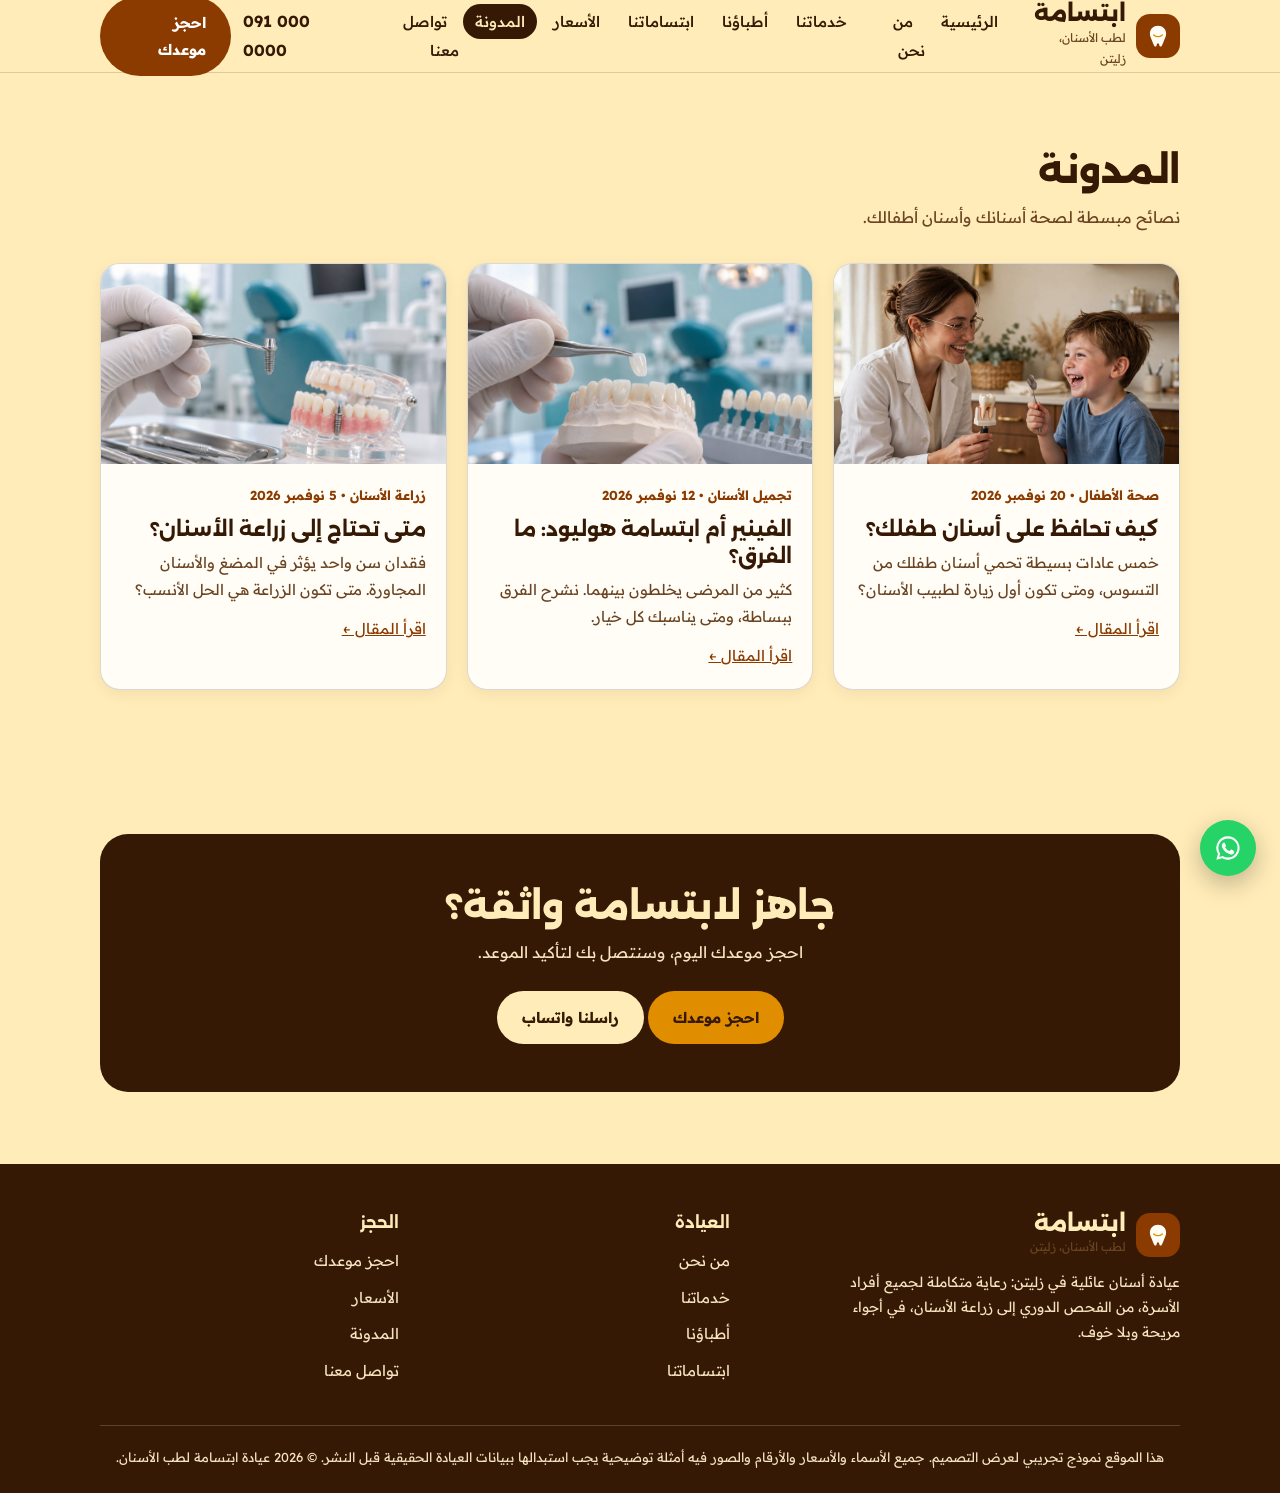
<file: blog.html>
<!DOCTYPE html>
<html lang="ar" dir="rtl">
<head>
<meta charset="UTF-8">
<meta name="viewport" content="width=device-width, initial-scale=1.0">
<title>المدونة | عيادة ابتسامة لطب الأسنان، زليتن</title>
<link rel="icon" href="assets/favicon.svg">
<meta name="description" content="مقالات عيادة ابتسامة عن صحة الأسنان.">
<link rel="preconnect" href="https://fonts.googleapis.com">
<link rel="preconnect" href="https://fonts.gstatic.com" crossorigin>
<link href="https://fonts.googleapis.com/css2?family=Alexandria:wght@600;700;800&family=Readex+Pro:wght@400;500;700&display=swap" rel="stylesheet">
<link rel="stylesheet" href="style.css?v=20261126a">
</head>
<body>
<header class="site-header" id="siteHeader">
  <div class="container header-inner">
    <a class="brand" href="index.html" aria-label="عيادة ابتسامة لطب الأسنان، الصفحة الرئيسية">
      <span class="brand__mark"><svg viewBox="0 0 48 48" fill="none" aria-hidden="true"><path d="M24 5C15.5 5 9 11 9 19.5 9 24.5 11.2 28.5 13.2 33.2 14.7 36.7 15.8 40.5 17.3 42.5 18.4 44 20.7 43.8 21.3 41.8 21.8 39.8 22.3 37.5 24 37.5s2.2 2.3 2.7 4.3c.6 2 2.9 2.2 4 0.7 1.5-2 2.6-5.8 4.1-9.3C36.8 28.5 39 24.5 39 19.5 39 11 32.5 5 24 5Z" fill="#FFFDF6"/><path d="M16 22c2.4 2.2 5 3.2 8 3.2s5.6-1 8-3.2" stroke="#E08E00" stroke-width="2.4" stroke-linecap="round"/></svg></span>
      <span><span class="brand__name">ابتسامة</span><span class="brand__tag">لطب الأسنان، زليتن</span></span>
    </a>
    <nav class="main-nav" id="mainNav" aria-label="التنقل الرئيسي"><ul><li><a href="index.html">الرئيسية</a></li><li><a href="about.html">من نحن</a></li><li><a href="services.html">خدماتنا</a></li><li><a href="doctors.html">أطباؤنا</a></li><li><a href="gallery.html">ابتساماتنا</a></li><li><a href="pricing.html">الأسعار</a></li><li><a href="blog.html" class="is-active">المدونة</a></li><li><a href="contact.html">تواصل معنا</a></li></ul></nav>
    <div class="header-actions">
      <a class="header-phone" href="tel:+218910000000">091 000 0000</a>
      <a class="btn btn--primary" href="booking.html">احجز موعدك</a>
      <button class="nav-toggle" id="navToggle" aria-expanded="false" aria-controls="mainNav" aria-label="فتح القائمة"><span></span><span></span><span></span></button>
    </div>
  </div>
</header>
<div id="headerSentinel" aria-hidden="true"></div>
<main>
<section class="section"><div class="container"><div class="section-head reveal"><h2>المدونة</h2><p>نصائح مبسطة لصحة أسنانك وأسنان أطفالك.</p></div><div class="cards-3"><article class="card reveal reveal--right"><img class="card__img" src="assets/kids.jpg" alt="كيف تحافظ على أسنان طفلك؟" loading="lazy"><div class="card__body"><div class="card__meta">صحة الأطفال • 20 نوفمبر 2026</div><h3>كيف تحافظ على أسنان طفلك؟</h3><p>خمس عادات بسيطة تحمي أسنان طفلك من التسوس، ومتى تكون أول زيارة لطبيب الأسنان؟</p><p style="margin-top:12px"><a href="article-detail.html?article=kids-teeth">اقرأ المقال ←</a></p></div></article><article class="card reveal reveal--left"><img class="card__img" src="assets/service-veneer.jpg" alt="الفينير أم ابتسامة هوليود: ما الفرق؟" loading="lazy"><div class="card__body"><div class="card__meta">تجميل الأسنان • 12 نوفمبر 2026</div><h3>الفينير أم ابتسامة هوليود: ما الفرق؟</h3><p>كثير من المرضى يخلطون بينهما. نشرح الفرق ببساطة، ومتى يناسبك كل خيار.</p><p style="margin-top:12px"><a href="article-detail.html?article=veneer-vs-hollywood">اقرأ المقال ←</a></p></div></article><article class="card reveal reveal--right"><img class="card__img" src="assets/service-implant.jpg" alt="متى تحتاج إلى زراعة الأسنان؟" loading="lazy"><div class="card__body"><div class="card__meta">زراعة الأسنان • 5 نوفمبر 2026</div><h3>متى تحتاج إلى زراعة الأسنان؟</h3><p>فقدان سن واحد يؤثر في المضغ والأسنان المجاورة. متى تكون الزراعة هي الحل الأنسب؟</p><p style="margin-top:12px"><a href="article-detail.html?article=implant-when">اقرأ المقال ←</a></p></div></article></div></div></section><section class="section"><div class="container"><div class="cta-band reveal"><h2>جاهز لابتسامة واثقة؟</h2><p>احجز موعدك اليوم، وسنتصل بك لتأكيد الموعد.</p><a class="btn btn--gold" href="booking.html">احجز موعدك</a> <a class="btn btn--light" href="https://wa.me/218910000000" target="_blank" rel="noopener">راسلنا واتساب</a></div></div></section></main>
<footer class="site-footer">
  <div class="container">
    <div class="footer-inner">
      <div class="footer-brand">
        <a class="brand" href="index.html" aria-label="عيادة ابتسامة، العودة إلى الأعلى">
          <span class="brand__mark"><svg viewBox="0 0 48 48" fill="none" aria-hidden="true"><path d="M24 5C15.5 5 9 11 9 19.5 9 24.5 11.2 28.5 13.2 33.2 14.7 36.7 15.8 40.5 17.3 42.5 18.4 44 20.7 43.8 21.3 41.8 21.8 39.8 22.3 37.5 24 37.5s2.2 2.3 2.7 4.3c.6 2 2.9 2.2 4 0.7 1.5-2 2.6-5.8 4.1-9.3C36.8 28.5 39 24.5 39 19.5 39 11 32.5 5 24 5Z" fill="#FFFDF6"/><path d="M16 22c2.4 2.2 5 3.2 8 3.2s5.6-1 8-3.2" stroke="#E08E00" stroke-width="2.4" stroke-linecap="round"/></svg></span>
          <span><span class="brand__name">ابتسامة</span><span class="brand__tag">لطب الأسنان، زليتن</span></span>
        </a>
        <p>عيادة أسنان عائلية في زليتن: رعاية متكاملة لجميع أفراد الأسرة، من الفحص الدوري إلى زراعة الأسنان، في أجواء مريحة وبلا خوف.</p>
      </div>
      <nav class="footer-nav" aria-label="روابط التذييل">
        <div><h4>العيادة</h4><ul>
          <li><a href="about.html">من نحن</a></li>
          <li><a href="services.html">خدماتنا</a></li>
          <li><a href="doctors.html">أطباؤنا</a></li>
          <li><a href="gallery.html">ابتساماتنا</a></li>
        </ul></div>
      </nav>
      <nav class="footer-nav" aria-label="روابط الحجز">
        <div><h4>الحجز</h4><ul>
          <li><a href="booking.html">احجز موعدك</a></li>
          <li><a href="pricing.html">الأسعار</a></li>
          <li><a href="blog.html">المدونة</a></li>
          <li><a href="contact.html">تواصل معنا</a></li>
        </ul></div>
      </nav>
    </div>
    <p class="footer-note">هذا الموقع نموذج تجريبي لعرض التصميم. جميع الأسماء والأسعار والأرقام والصور فيه أمثلة توضيحية يجب استبدالها ببيانات العيادة الحقيقية قبل النشر. &copy; 2026 عيادة ابتسامة لطب الأسنان.</p>
  </div>
</footer>
<a class="wa-float" href="https://wa.me/218910000000" target="_blank" rel="noopener" aria-label="تواصل الآن عبر واتساب">
  <svg viewBox="0 0 24 24" fill="currentColor" aria-hidden="true"><path d="M12 2a10 10 0 0 0-8.6 15.1L2 22l5-1.3A10 10 0 1 0 12 2zm0 18.2a8.2 8.2 0 0 1-4.2-1.1l-.3-.2-3 .8.8-2.9-.2-.3A8.2 8.2 0 1 1 12 20.2zm4.6-6.1c-.3-.1-1.5-.7-1.7-.8-.2-.1-.4-.1-.6.1-.2.3-.6.8-.8 1-.1.2-.3.2-.5.1a6.7 6.7 0 0 1-3.3-2.9c-.3-.4 0-.5.1-.7l.4-.5c.1-.2.1-.3 0-.5l-.8-1.9c-.2-.5-.4-.4-.6-.4h-.5c-.2 0-.5.1-.7.3-.2.3-.9.9-.9 2.2s.9 2.5 1.1 2.7c.1.2 1.9 2.9 4.5 4 .6.3 1.1.4 1.5.6.6.2 1.2.2 1.6.1.5-.1 1.5-.6 1.7-1.2.2-.6.2-1.1.2-1.2-.1-.1-.2-.2-.5-.3z"/></svg>
</a>
<script src="data.js"></script>
<script src="main.js"></script>
</body>
</html>
</file>
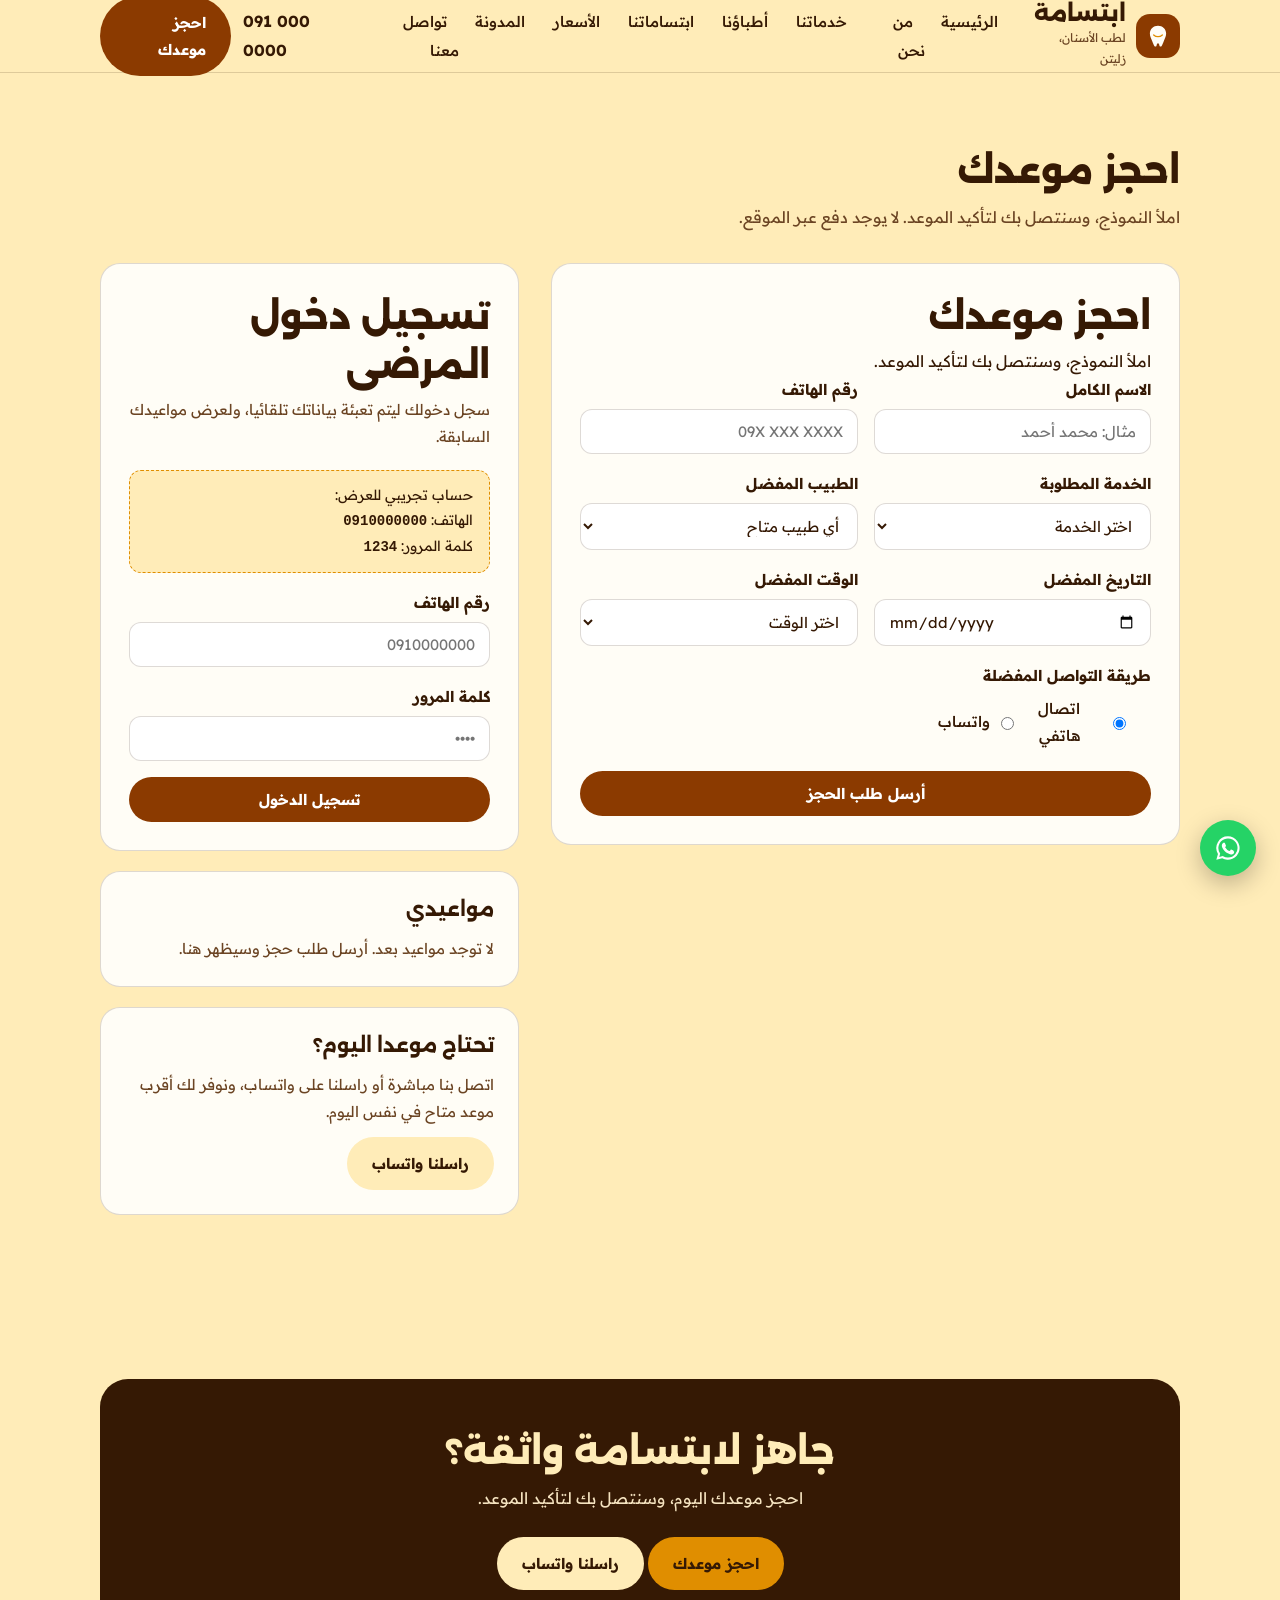
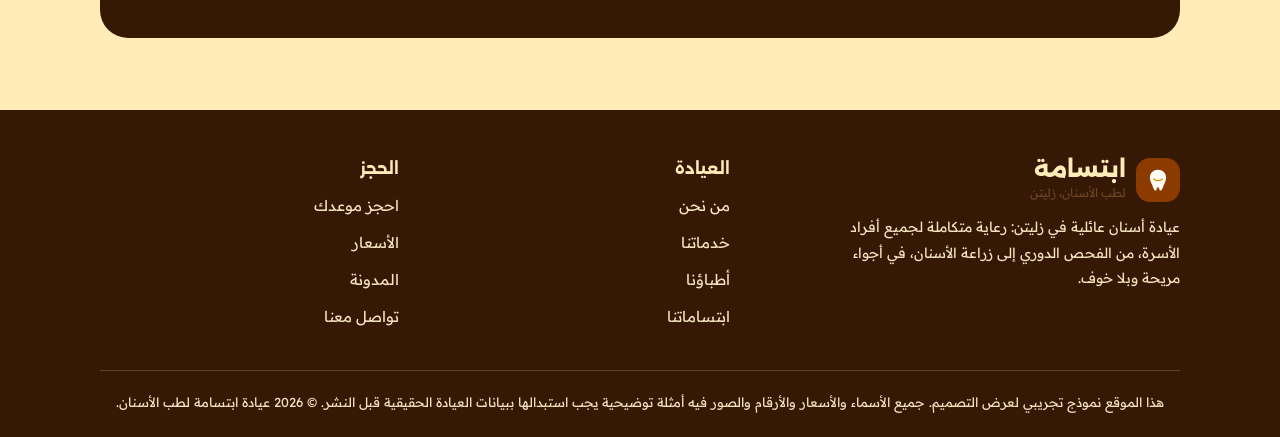
<file: booking.html>
<!DOCTYPE html>
<html lang="ar" dir="rtl">
<head>
<meta charset="UTF-8">
<meta name="viewport" content="width=device-width, initial-scale=1.0">
<title>احجز موعدك | عيادة ابتسامة لطب الأسنان، زليتن</title>
<link rel="icon" href="assets/favicon.svg">
<meta name="description" content="احجز موعدك في عيادة ابتسامة في زليتن. سجل دخولك لعرض مواعيدك.">
<link rel="preconnect" href="https://fonts.googleapis.com">
<link rel="preconnect" href="https://fonts.gstatic.com" crossorigin>
<link href="https://fonts.googleapis.com/css2?family=Alexandria:wght@600;700;800&family=Readex+Pro:wght@400;500;700&display=swap" rel="stylesheet">
<link rel="stylesheet" href="style.css?v=20261126a">
</head>
<body>
<header class="site-header" id="siteHeader">
  <div class="container header-inner">
    <a class="brand" href="index.html" aria-label="عيادة ابتسامة لطب الأسنان، الصفحة الرئيسية">
      <span class="brand__mark"><svg viewBox="0 0 48 48" fill="none" aria-hidden="true"><path d="M24 5C15.5 5 9 11 9 19.5 9 24.5 11.2 28.5 13.2 33.2 14.7 36.7 15.8 40.5 17.3 42.5 18.4 44 20.7 43.8 21.3 41.8 21.8 39.8 22.3 37.5 24 37.5s2.2 2.3 2.7 4.3c.6 2 2.9 2.2 4 0.7 1.5-2 2.6-5.8 4.1-9.3C36.8 28.5 39 24.5 39 19.5 39 11 32.5 5 24 5Z" fill="#FFFDF6"/><path d="M16 22c2.4 2.2 5 3.2 8 3.2s5.6-1 8-3.2" stroke="#E08E00" stroke-width="2.4" stroke-linecap="round"/></svg></span>
      <span><span class="brand__name">ابتسامة</span><span class="brand__tag">لطب الأسنان، زليتن</span></span>
    </a>
    <nav class="main-nav" id="mainNav" aria-label="التنقل الرئيسي"><ul><li><a href="index.html">الرئيسية</a></li><li><a href="about.html">من نحن</a></li><li><a href="services.html">خدماتنا</a></li><li><a href="doctors.html">أطباؤنا</a></li><li><a href="gallery.html">ابتساماتنا</a></li><li><a href="pricing.html">الأسعار</a></li><li><a href="blog.html">المدونة</a></li><li><a href="contact.html">تواصل معنا</a></li></ul></nav>
    <div class="header-actions">
      <a class="header-phone" href="tel:+218910000000">091 000 0000</a>
      <a class="btn btn--primary" href="booking.html">احجز موعدك</a>
      <button class="nav-toggle" id="navToggle" aria-expanded="false" aria-controls="mainNav" aria-label="فتح القائمة"><span></span><span></span><span></span></button>
    </div>
  </div>
</header>
<div id="headerSentinel" aria-hidden="true"></div>
<main>
<section class="section"><div class="container"><div class="section-head reveal"><h2>احجز موعدك</h2><p>املأ النموذج، وسنتصل بك لتأكيد الموعد. لا يوجد دفع عبر الموقع.</p></div><div class="booking-grid"><div class="booking-form-card reveal reveal--right"><form id="bookingForm" novalidate><h2>احجز موعدك</h2><p>املأ النموذج، وسنتصل بك لتأكيد الموعد.</p><div class="field-row"><div class="field"><label for="bkName">الاسم الكامل</label><input type="text" id="bkName" name="name" required autocomplete="name" placeholder="مثال: محمد أحمد"></div><div class="field"><label for="bkPhone">رقم الهاتف</label><input type="tel" id="bkPhone" name="phone" required autocomplete="tel" placeholder="09X XXX XXXX" dir="ltr" style="text-align:right"></div></div><div class="field-row"><div class="field"><label for="bkService">الخدمة المطلوبة</label><select id="bkService" name="service" required><option value="" selected>اختر الخدمة</option><option value="الفحص والتنظيف">الفحص والتنظيف</option><option value="الحشو التجميلي">الحشو التجميلي</option><option value="علاج الجذور">علاج الجذور</option><option value="زراعة الأسنان">زراعة الأسنان</option><option value="التقويم الشفاف">التقويم الشفاف</option><option value="ابتسامة هوليود">ابتسامة هوليود</option><option value="الفينير">الفينير</option><option value="طب أسنان الأطفال">طب أسنان الأطفال</option></select></div><div class="field"><label for="bkDoctor">الطبيب المفضل</label><select id="bkDoctor" name="doctor"><option value="أي طبيب متاح" selected>أي طبيب متاح</option><option value="د. أحمد الزليتني">د. أحمد الزليتني — استشاري زراعة الأسنان</option><option value="د. فاطمة بن عمر">د. فاطمة بن عمر — أخصائية تجميل الأسنان</option><option value="د. مريم عبد السلام">د. مريم عبد السلام — طبيبة أسنان الأطفال</option></select></div></div><div class="field-row"><div class="field"><label for="bkDate">التاريخ المفضل</label><input type="date" id="bkDate" name="date" required></div><div class="field"><label for="bkTime">الوقت المفضل</label><select id="bkTime" name="time" required><option value="" selected>اختر الوقت</option><option>09:00</option><option>10:00</option><option>11:00</option><option>12:00</option><option>13:00</option><option>14:00</option><option>15:00</option><option>16:00</option><option>17:00</option><option>18:00</option><option>19:00</option><option>20:00</option></select></div></div><div class="field"><span style="display:block;font-weight:700;margin-bottom:6px;font-size:15px">طريقة التواصل المفضلة</span><div class="radio-row"><label><input type="radio" name="contact" value="phone" checked> اتصال هاتفي</label><label><input type="radio" name="contact" value="whatsapp"> واتساب</label></div></div><button class="btn btn--primary" type="submit" style="width:100%;justify-content:center">أرسل طلب الحجز</button></form><div class="booking-success" id="bookingSuccess" role="status"><span class="booking-success__icon" aria-hidden="true"><svg viewBox="0 0 24 24" fill="none" stroke="currentColor" stroke-width="2.4" stroke-linecap="round" stroke-linejoin="round"><path d="M20 6L9 17l-5-5"/></svg></span><h3>تم استلام طلبك</h3><p>سنتصل بك لتأكيد الموعد. تجد طلبك في قائمة "مواعيدي".</p><p style="margin-top:16px"><button class="btn btn--outline" id="bookingReset" type="button">إرسال طلب آخر</button></p></div></div><div class="reveal reveal--left"><div class="login-card" id="loginCard"><h2>تسجيل دخول المرضى</h2><p>سجل دخولك ليتم تعبئة بياناتك تلقائيا، ولعرض مواعيدك السابقة.</p><div class="demo-box">حساب تجريبي للعرض:<br>الهاتف: <code>0910000000</code><br>كلمة المرور: <code>1234</code></div><form id="loginForm" novalidate><p class="form-error" id="loginError"></p><div class="field"><label for="loginPhone">رقم الهاتف</label><input type="tel" id="loginPhone" required dir="ltr" style="text-align:right" placeholder="0910000000"></div><div class="field"><label for="loginPass">كلمة المرور</label><input type="password" id="loginPass" required placeholder="••••"></div><button class="btn btn--primary" type="submit" style="width:100%;justify-content:center">تسجيل الدخول</button></form></div><div class="user-chip" id="userChip"><div><strong id="userName"></strong><span>تم تسجيل دخولك بنجاح</span></div><button class="btn btn--outline" id="logoutBtn" type="button">خروج</button></div><div class="side-card" style="margin-top:20px"><h3>مواعيدي</h3><p id="apptEmpty" style="color:var(--ink-soft);font-size:15px">لا توجد مواعيد بعد. أرسل طلب حجز وسيظهر هنا.</p><div id="apptList"></div></div><div class="side-card"><h3>تحتاج موعدا اليوم؟</h3><p style="color:var(--ink-soft);font-size:15px">اتصل بنا مباشرة أو راسلنا على واتساب، ونوفر لك أقرب موعد متاح في نفس اليوم.</p><p style="margin-top:12px"><a class="btn btn--light" href="https://wa.me/218910000000" target="_blank" rel="noopener">راسلنا واتساب</a></p></div></div></div></div></section><section class="section"><div class="container"><div class="cta-band reveal"><h2>جاهز لابتسامة واثقة؟</h2><p>احجز موعدك اليوم، وسنتصل بك لتأكيد الموعد.</p><a class="btn btn--gold" href="booking.html">احجز موعدك</a> <a class="btn btn--light" href="https://wa.me/218910000000" target="_blank" rel="noopener">راسلنا واتساب</a></div></div></section></main>
<footer class="site-footer">
  <div class="container">
    <div class="footer-inner">
      <div class="footer-brand">
        <a class="brand" href="index.html" aria-label="عيادة ابتسامة، العودة إلى الأعلى">
          <span class="brand__mark"><svg viewBox="0 0 48 48" fill="none" aria-hidden="true"><path d="M24 5C15.5 5 9 11 9 19.5 9 24.5 11.2 28.5 13.2 33.2 14.7 36.7 15.8 40.5 17.3 42.5 18.4 44 20.7 43.8 21.3 41.8 21.8 39.8 22.3 37.5 24 37.5s2.2 2.3 2.7 4.3c.6 2 2.9 2.2 4 0.7 1.5-2 2.6-5.8 4.1-9.3C36.8 28.5 39 24.5 39 19.5 39 11 32.5 5 24 5Z" fill="#FFFDF6"/><path d="M16 22c2.4 2.2 5 3.2 8 3.2s5.6-1 8-3.2" stroke="#E08E00" stroke-width="2.4" stroke-linecap="round"/></svg></span>
          <span><span class="brand__name">ابتسامة</span><span class="brand__tag">لطب الأسنان، زليتن</span></span>
        </a>
        <p>عيادة أسنان عائلية في زليتن: رعاية متكاملة لجميع أفراد الأسرة، من الفحص الدوري إلى زراعة الأسنان، في أجواء مريحة وبلا خوف.</p>
      </div>
      <nav class="footer-nav" aria-label="روابط التذييل">
        <div><h4>العيادة</h4><ul>
          <li><a href="about.html">من نحن</a></li>
          <li><a href="services.html">خدماتنا</a></li>
          <li><a href="doctors.html">أطباؤنا</a></li>
          <li><a href="gallery.html">ابتساماتنا</a></li>
        </ul></div>
      </nav>
      <nav class="footer-nav" aria-label="روابط الحجز">
        <div><h4>الحجز</h4><ul>
          <li><a href="booking.html">احجز موعدك</a></li>
          <li><a href="pricing.html">الأسعار</a></li>
          <li><a href="blog.html">المدونة</a></li>
          <li><a href="contact.html">تواصل معنا</a></li>
        </ul></div>
      </nav>
    </div>
    <p class="footer-note">هذا الموقع نموذج تجريبي لعرض التصميم. جميع الأسماء والأسعار والأرقام والصور فيه أمثلة توضيحية يجب استبدالها ببيانات العيادة الحقيقية قبل النشر. &copy; 2026 عيادة ابتسامة لطب الأسنان.</p>
  </div>
</footer>
<a class="wa-float" href="https://wa.me/218910000000" target="_blank" rel="noopener" aria-label="تواصل الآن عبر واتساب">
  <svg viewBox="0 0 24 24" fill="currentColor" aria-hidden="true"><path d="M12 2a10 10 0 0 0-8.6 15.1L2 22l5-1.3A10 10 0 1 0 12 2zm0 18.2a8.2 8.2 0 0 1-4.2-1.1l-.3-.2-3 .8.8-2.9-.2-.3A8.2 8.2 0 1 1 12 20.2zm4.6-6.1c-.3-.1-1.5-.7-1.7-.8-.2-.1-.4-.1-.6.1-.2.3-.6.8-.8 1-.1.2-.3.2-.5.1a6.7 6.7 0 0 1-3.3-2.9c-.3-.4 0-.5.1-.7l.4-.5c.1-.2.1-.3 0-.5l-.8-1.9c-.2-.5-.4-.4-.6-.4h-.5c-.2 0-.5.1-.7.3-.2.3-.9.9-.9 2.2s.9 2.5 1.1 2.7c.1.2 1.9 2.9 4.5 4 .6.3 1.1.4 1.5.6.6.2 1.2.2 1.6.1.5-.1 1.5-.6 1.7-1.2.2-.6.2-1.1.2-1.2-.1-.1-.2-.2-.5-.3z"/></svg>
</a>
<script src="data.js"></script>
<script src="main.js"></script>
</body>
</html>
</file>
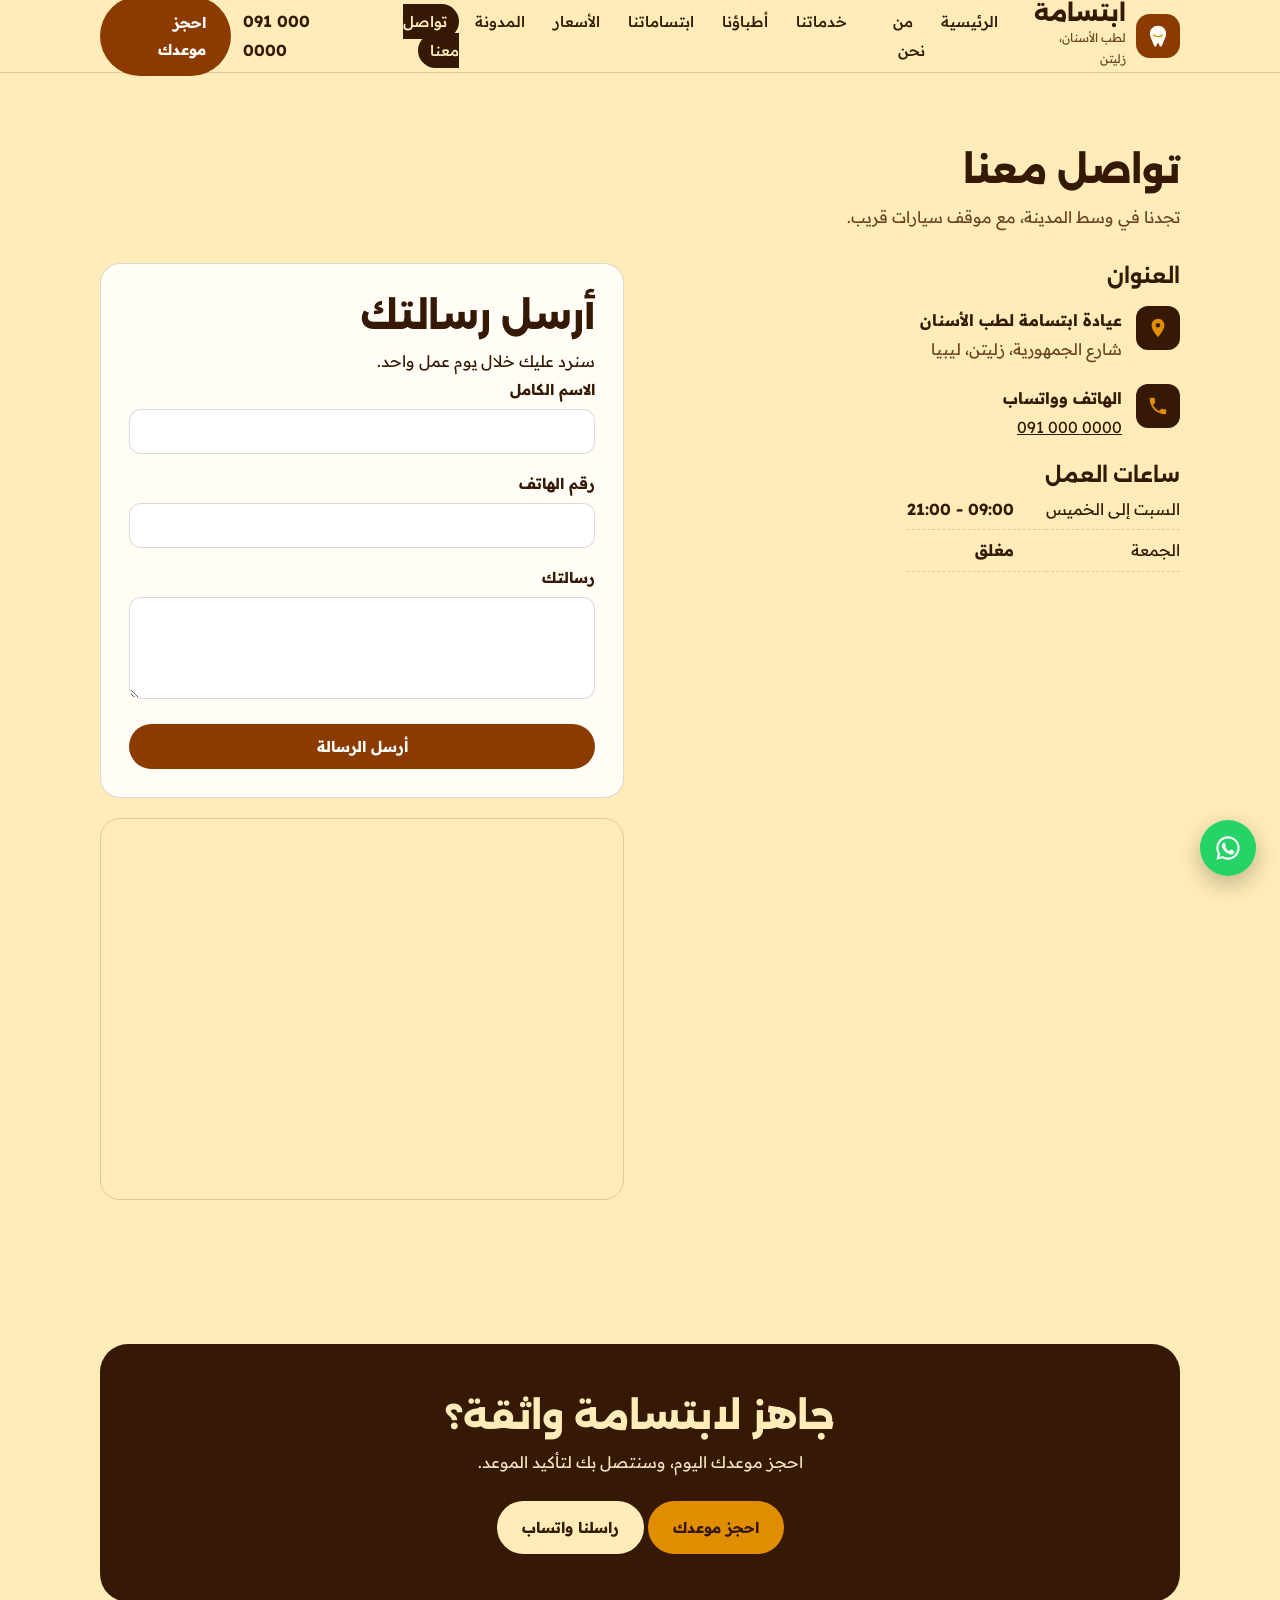
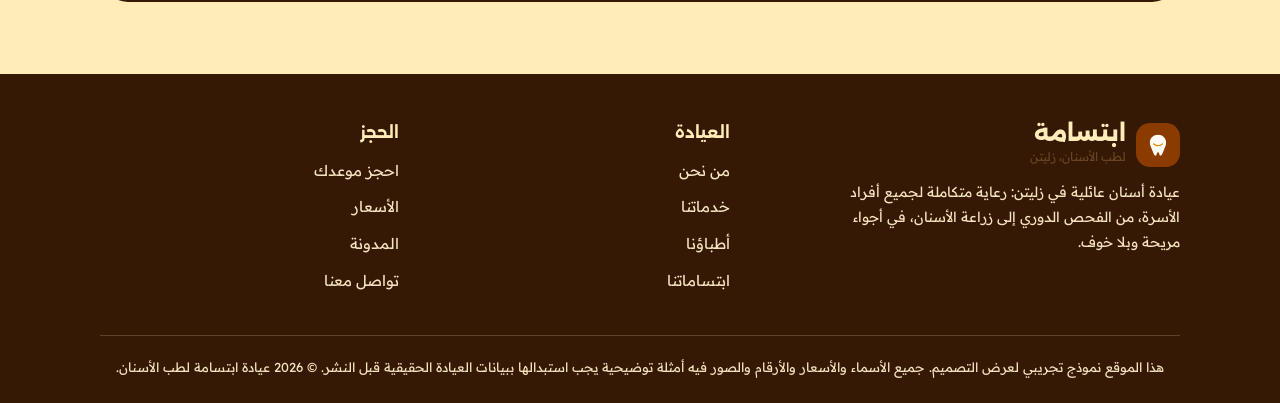
<file: contact.html>
<!DOCTYPE html>
<html lang="ar" dir="rtl">
<head>
<meta charset="UTF-8">
<meta name="viewport" content="width=device-width, initial-scale=1.0">
<title>تواصل معنا | عيادة ابتسامة لطب الأسنان، زليتن</title>
<link rel="icon" href="assets/favicon.svg">
<meta name="description" content="عنوان عيادة ابتسامة في زليتن وساعات العمل وكيفية التواصل.">
<link rel="preconnect" href="https://fonts.googleapis.com">
<link rel="preconnect" href="https://fonts.gstatic.com" crossorigin>
<link href="https://fonts.googleapis.com/css2?family=Alexandria:wght@600;700;800&family=Readex+Pro:wght@400;500;700&display=swap" rel="stylesheet">
<link rel="stylesheet" href="style.css?v=20261126a">
</head>
<body>
<header class="site-header" id="siteHeader">
  <div class="container header-inner">
    <a class="brand" href="index.html" aria-label="عيادة ابتسامة لطب الأسنان، الصفحة الرئيسية">
      <span class="brand__mark"><svg viewBox="0 0 48 48" fill="none" aria-hidden="true"><path d="M24 5C15.5 5 9 11 9 19.5 9 24.5 11.2 28.5 13.2 33.2 14.7 36.7 15.8 40.5 17.3 42.5 18.4 44 20.7 43.8 21.3 41.8 21.8 39.8 22.3 37.5 24 37.5s2.2 2.3 2.7 4.3c.6 2 2.9 2.2 4 0.7 1.5-2 2.6-5.8 4.1-9.3C36.8 28.5 39 24.5 39 19.5 39 11 32.5 5 24 5Z" fill="#FFFDF6"/><path d="M16 22c2.4 2.2 5 3.2 8 3.2s5.6-1 8-3.2" stroke="#E08E00" stroke-width="2.4" stroke-linecap="round"/></svg></span>
      <span><span class="brand__name">ابتسامة</span><span class="brand__tag">لطب الأسنان، زليتن</span></span>
    </a>
    <nav class="main-nav" id="mainNav" aria-label="التنقل الرئيسي"><ul><li><a href="index.html">الرئيسية</a></li><li><a href="about.html">من نحن</a></li><li><a href="services.html">خدماتنا</a></li><li><a href="doctors.html">أطباؤنا</a></li><li><a href="gallery.html">ابتساماتنا</a></li><li><a href="pricing.html">الأسعار</a></li><li><a href="blog.html">المدونة</a></li><li><a href="contact.html" class="is-active">تواصل معنا</a></li></ul></nav>
    <div class="header-actions">
      <a class="header-phone" href="tel:+218910000000">091 000 0000</a>
      <a class="btn btn--primary" href="booking.html">احجز موعدك</a>
      <button class="nav-toggle" id="navToggle" aria-expanded="false" aria-controls="mainNav" aria-label="فتح القائمة"><span></span><span></span><span></span></button>
    </div>
  </div>
</header>
<div id="headerSentinel" aria-hidden="true"></div>
<main>
<section class="section"><div class="container"><div class="section-head reveal"><h2>تواصل معنا</h2><p>تجدنا في وسط المدينة، مع موقف سيارات قريب.</p></div><div class="contact-grid"><div class="reveal reveal--right"><h3>العنوان</h3><div class="info-row" style="margin-top:16px"><span class="info-row__icon" aria-hidden="true"><svg viewBox="0 0 24 24" fill="currentColor"><path d="M12 2C8.13 2 5 5.13 5 9c0 5.25 7 13 7 13s7-7.75 7-13c0-3.87-3.13-7-7-7zm0 9.5c-1.38 0-2.5-1.12-2.5-2.5s1.12-2.5 2.5-2.5 2.5 1.12 2.5 2.5-1.12 2.5-2.5 2.5z"/></svg></span><div><strong>عيادة ابتسامة لطب الأسنان</strong><p>شارع الجمهورية، زليتن، ليبيا</p></div></div><div class="info-row"><span class="info-row__icon" aria-hidden="true"><svg viewBox="0 0 24 24" fill="currentColor"><path d="M6.62 10.79c1.44 2.83 3.76 5.14 6.59 6.59l2.2-2.2c.27-.27.67-.36 1.02-.24 1.12.37 2.33.57 3.57.57.55 0 1 .45 1 1V20c0 .55-.45 1-1 1-9.39 0-17-7.61-17-17 0-.55.45-1 1-1h3.5c.55 0 1 .45 1 1 0 1.25.2 2.45.57 3.57.11.35.03.74-.25 1.02l-2.2 2.2z"/></svg></span><div><strong>الهاتف وواتساب</strong><p><a href="tel:+218910000000" style="color:var(--ink);direction:ltr;unicode-bidi:embed">091 000 0000</a></p></div></div><h3>ساعات العمل</h3><table class="hours"><tr><td>السبت إلى الخميس</td><td>09:00 - 21:00</td></tr><tr><td>الجمعة</td><td>مغلق</td></tr></table></div><div class="reveal reveal--left"><div class="booking-form-card"><form id="contactForm" novalidate><h2>أرسل رسالتك</h2><p>سنرد عليك خلال يوم عمل واحد.</p><div class="field"><label for="ctName">الاسم الكامل</label><input type="text" id="ctName" required></div><div class="field"><label for="ctPhone">رقم الهاتف</label><input type="tel" id="ctPhone" required dir="ltr" style="text-align:right"></div><div class="field"><label for="ctMsg">رسالتك</label><textarea id="ctMsg" rows="4" required></textarea></div><button class="btn btn--primary" type="submit" style="width:100%;justify-content:center">أرسل الرسالة</button></form><div class="booking-success" id="contactSuccess" role="status"><span class="booking-success__icon" aria-hidden="true"><svg viewBox="0 0 24 24" fill="none" stroke="currentColor" stroke-width="2.4" stroke-linecap="round" stroke-linejoin="round"><path d="M20 6L9 17l-5-5"/></svg></span><h3>تم استلام رسالتك</h3><p>شكرا لتواصلك معنا، سنرد عليك قريبا.</p></div></div><div class="map-frame" style="margin-top:20px"><iframe title="خريطة موقع العيادة في زليتن" src="https://maps.google.com/maps?q=%D8%B2%D9%84%D9%8A%D8%AA%D9%86%D8%8C%20%D9%84%D9%8A%D8%A8%D9%8A%D8%A7&amp;output=embed" loading="lazy" referrerpolicy="no-referrer-when-downgrade" allowfullscreen></iframe></div></div></div></div></section><section class="section"><div class="container"><div class="cta-band reveal"><h2>جاهز لابتسامة واثقة؟</h2><p>احجز موعدك اليوم، وسنتصل بك لتأكيد الموعد.</p><a class="btn btn--gold" href="booking.html">احجز موعدك</a> <a class="btn btn--light" href="https://wa.me/218910000000" target="_blank" rel="noopener">راسلنا واتساب</a></div></div></section><script>(function(){var f=document.getElementById("contactForm");if(!f)return;f.addEventListener("submit",function(e){e.preventDefault();if(!f.checkValidity()){f.reportValidity();return;}f.style.display="none";document.getElementById("contactSuccess").classList.add("is-shown");});})();</script></main>
<footer class="site-footer">
  <div class="container">
    <div class="footer-inner">
      <div class="footer-brand">
        <a class="brand" href="index.html" aria-label="عيادة ابتسامة، العودة إلى الأعلى">
          <span class="brand__mark"><svg viewBox="0 0 48 48" fill="none" aria-hidden="true"><path d="M24 5C15.5 5 9 11 9 19.5 9 24.5 11.2 28.5 13.2 33.2 14.7 36.7 15.8 40.5 17.3 42.5 18.4 44 20.7 43.8 21.3 41.8 21.8 39.8 22.3 37.5 24 37.5s2.2 2.3 2.7 4.3c.6 2 2.9 2.2 4 0.7 1.5-2 2.6-5.8 4.1-9.3C36.8 28.5 39 24.5 39 19.5 39 11 32.5 5 24 5Z" fill="#FFFDF6"/><path d="M16 22c2.4 2.2 5 3.2 8 3.2s5.6-1 8-3.2" stroke="#E08E00" stroke-width="2.4" stroke-linecap="round"/></svg></span>
          <span><span class="brand__name">ابتسامة</span><span class="brand__tag">لطب الأسنان، زليتن</span></span>
        </a>
        <p>عيادة أسنان عائلية في زليتن: رعاية متكاملة لجميع أفراد الأسرة، من الفحص الدوري إلى زراعة الأسنان، في أجواء مريحة وبلا خوف.</p>
      </div>
      <nav class="footer-nav" aria-label="روابط التذييل">
        <div><h4>العيادة</h4><ul>
          <li><a href="about.html">من نحن</a></li>
          <li><a href="services.html">خدماتنا</a></li>
          <li><a href="doctors.html">أطباؤنا</a></li>
          <li><a href="gallery.html">ابتساماتنا</a></li>
        </ul></div>
      </nav>
      <nav class="footer-nav" aria-label="روابط الحجز">
        <div><h4>الحجز</h4><ul>
          <li><a href="booking.html">احجز موعدك</a></li>
          <li><a href="pricing.html">الأسعار</a></li>
          <li><a href="blog.html">المدونة</a></li>
          <li><a href="contact.html">تواصل معنا</a></li>
        </ul></div>
      </nav>
    </div>
    <p class="footer-note">هذا الموقع نموذج تجريبي لعرض التصميم. جميع الأسماء والأسعار والأرقام والصور فيه أمثلة توضيحية يجب استبدالها ببيانات العيادة الحقيقية قبل النشر. &copy; 2026 عيادة ابتسامة لطب الأسنان.</p>
  </div>
</footer>
<a class="wa-float" href="https://wa.me/218910000000" target="_blank" rel="noopener" aria-label="تواصل الآن عبر واتساب">
  <svg viewBox="0 0 24 24" fill="currentColor" aria-hidden="true"><path d="M12 2a10 10 0 0 0-8.6 15.1L2 22l5-1.3A10 10 0 1 0 12 2zm0 18.2a8.2 8.2 0 0 1-4.2-1.1l-.3-.2-3 .8.8-2.9-.2-.3A8.2 8.2 0 1 1 12 20.2zm4.6-6.1c-.3-.1-1.5-.7-1.7-.8-.2-.1-.4-.1-.6.1-.2.3-.6.8-.8 1-.1.2-.3.2-.5.1a6.7 6.7 0 0 1-3.3-2.9c-.3-.4 0-.5.1-.7l.4-.5c.1-.2.1-.3 0-.5l-.8-1.9c-.2-.5-.4-.4-.6-.4h-.5c-.2 0-.5.1-.7.3-.2.3-.9.9-.9 2.2s.9 2.5 1.1 2.7c.1.2 1.9 2.9 4.5 4 .6.3 1.1.4 1.5.6.6.2 1.2.2 1.6.1.5-.1 1.5-.6 1.7-1.2.2-.6.2-1.1.2-1.2-.1-.1-.2-.2-.5-.3z"/></svg>
</a>
<script src="data.js"></script>
<script src="main.js"></script>
</body>
</html>
</file>
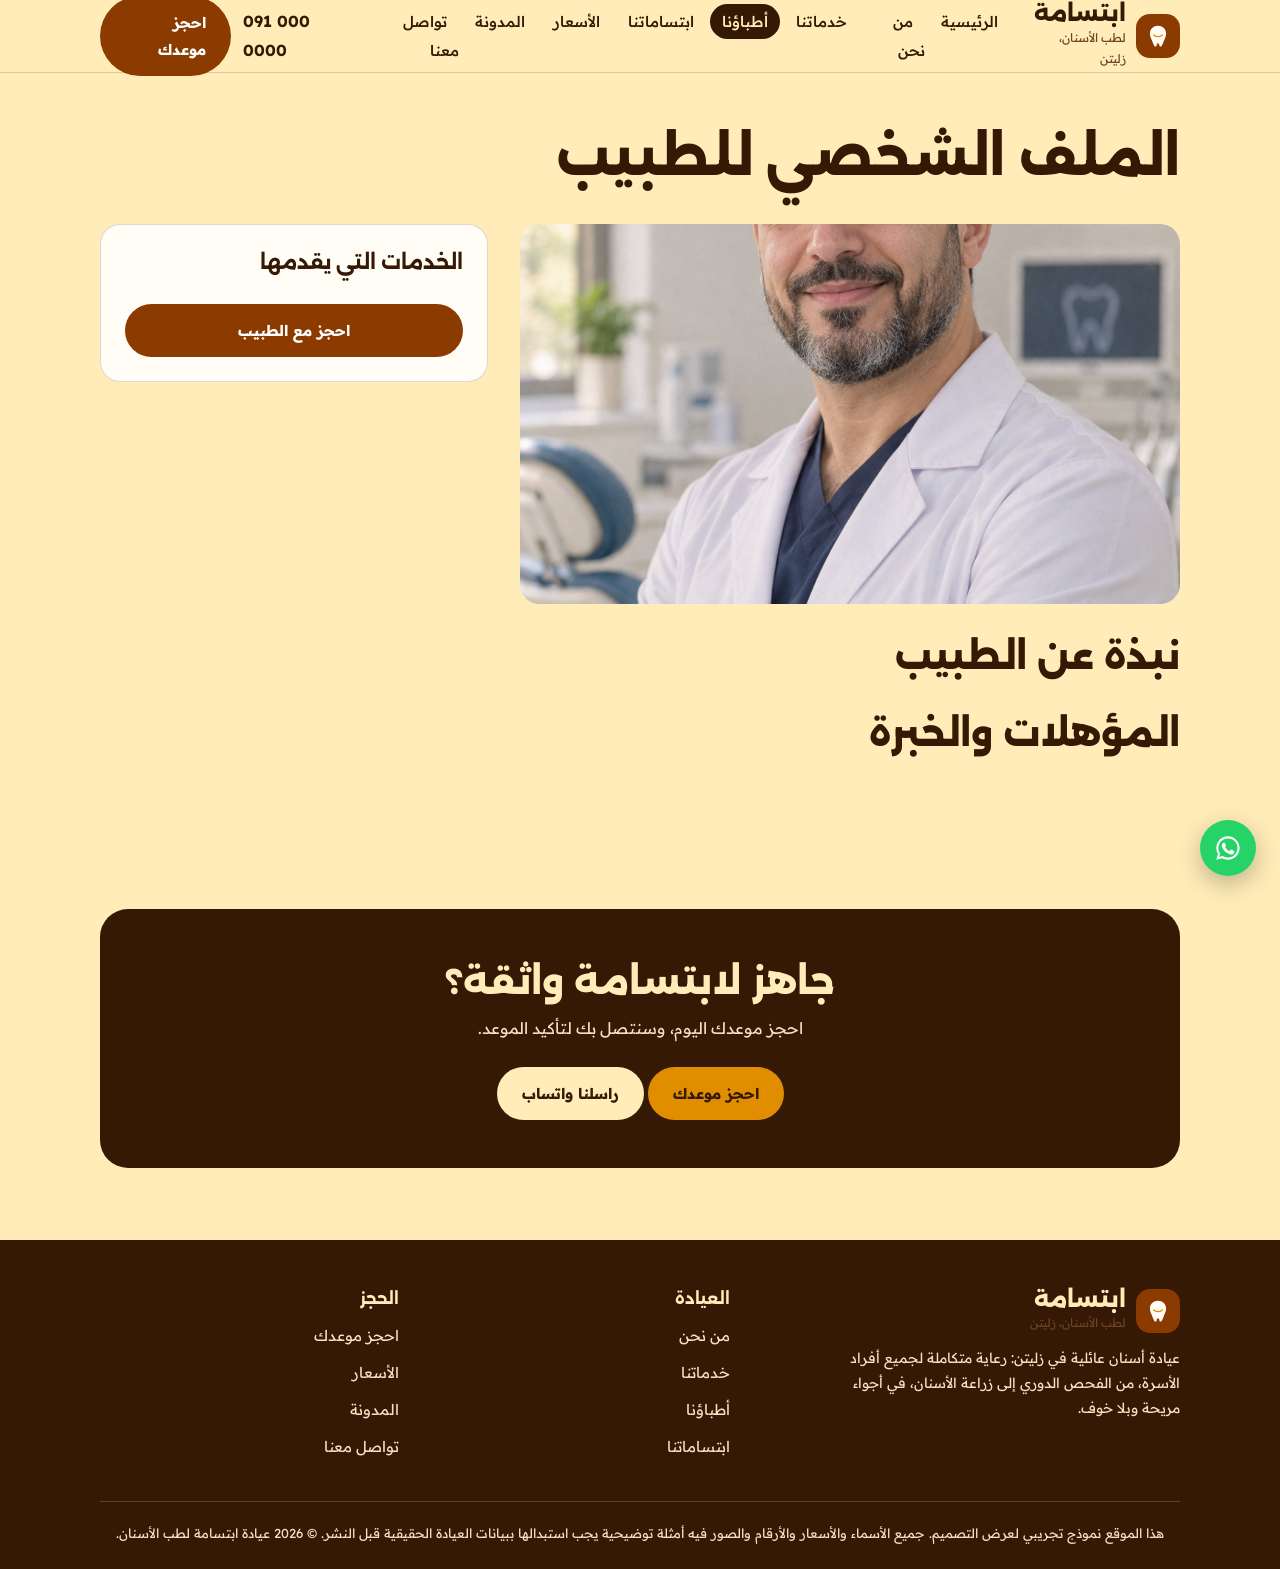
<file: doctor-profile.html>
<!DOCTYPE html>
<html lang="ar" dir="rtl">
<head>
<meta charset="UTF-8">
<meta name="viewport" content="width=device-width, initial-scale=1.0">
<title>الملف الشخصي للطبيب | عيادة ابتسامة لطب الأسنان، زليتن</title>
<link rel="icon" href="assets/favicon.svg">
<meta name="description" content="السيرة الذاتية والخدمات التي يقدمها أطباء عيادة ابتسامة.">
<link rel="preconnect" href="https://fonts.googleapis.com">
<link rel="preconnect" href="https://fonts.gstatic.com" crossorigin>
<link href="https://fonts.googleapis.com/css2?family=Alexandria:wght@600;700;800&family=Readex+Pro:wght@400;500;700&display=swap" rel="stylesheet">
<link rel="stylesheet" href="style.css?v=20261126a">
</head>
<body>
<header class="site-header" id="siteHeader">
  <div class="container header-inner">
    <a class="brand" href="index.html" aria-label="عيادة ابتسامة لطب الأسنان، الصفحة الرئيسية">
      <span class="brand__mark"><svg viewBox="0 0 48 48" fill="none" aria-hidden="true"><path d="M24 5C15.5 5 9 11 9 19.5 9 24.5 11.2 28.5 13.2 33.2 14.7 36.7 15.8 40.5 17.3 42.5 18.4 44 20.7 43.8 21.3 41.8 21.8 39.8 22.3 37.5 24 37.5s2.2 2.3 2.7 4.3c.6 2 2.9 2.2 4 0.7 1.5-2 2.6-5.8 4.1-9.3C36.8 28.5 39 24.5 39 19.5 39 11 32.5 5 24 5Z" fill="#FFFDF6"/><path d="M16 22c2.4 2.2 5 3.2 8 3.2s5.6-1 8-3.2" stroke="#E08E00" stroke-width="2.4" stroke-linecap="round"/></svg></span>
      <span><span class="brand__name">ابتسامة</span><span class="brand__tag">لطب الأسنان، زليتن</span></span>
    </a>
    <nav class="main-nav" id="mainNav" aria-label="التنقل الرئيسي"><ul><li><a href="index.html">الرئيسية</a></li><li><a href="about.html">من نحن</a></li><li><a href="services.html">خدماتنا</a></li><li><a href="doctors.html" class="is-active">أطباؤنا</a></li><li><a href="gallery.html">ابتساماتنا</a></li><li><a href="pricing.html">الأسعار</a></li><li><a href="blog.html">المدونة</a></li><li><a href="contact.html">تواصل معنا</a></li></ul></nav>
    <div class="header-actions">
      <a class="header-phone" href="tel:+218910000000">091 000 0000</a>
      <a class="btn btn--primary" href="booking.html">احجز موعدك</a>
      <button class="nav-toggle" id="navToggle" aria-expanded="false" aria-controls="mainNav" aria-label="فتح القائمة"><span></span><span></span><span></span></button>
    </div>
  </div>
</header>
<div id="headerSentinel" aria-hidden="true"></div>
<main>
<section class="detail-hero"><div class="container"><div class="reveal"><h1 id="dpName">الملف الشخصي للطبيب</h1><p class="detail-hero__meta" id="dpRole"></p><p id="dpNotFound" style="display:none;color:#9B1C1C;font-weight:700">الطبيب غير موجود. <a href="doctors.html">عودة إلى الأطباء</a></p></div></div></section><section><div class="container detail-layout"><div class="detail-main reveal reveal--right"><img class="detail-img" id="dpImg" src="assets/doctor-male.jpg" alt=""><h2>نبذة عن الطبيب</h2><p id="dpBio"></p><h2>المؤهلات والخبرة</h2><ul class="creds" id="dpCreds"></ul></div><aside class="detail-side reveal reveal--left"><div class="side-card"><h3>الخدمات التي يقدمها</h3><div class="chip-row" id="dpServices"></div><p style="margin-top:16px"><a class="btn btn--primary" href="booking.html" style="width:100%;justify-content:center">احجز مع الطبيب</a></p></div></aside></div></section><section class="section"><div class="container"><div class="cta-band reveal"><h2>جاهز لابتسامة واثقة؟</h2><p>احجز موعدك اليوم، وسنتصل بك لتأكيد الموعد.</p><a class="btn btn--gold" href="booking.html">احجز موعدك</a> <a class="btn btn--light" href="https://wa.me/218910000000" target="_blank" rel="noopener">راسلنا واتساب</a></div></div></section></main>
<footer class="site-footer">
  <div class="container">
    <div class="footer-inner">
      <div class="footer-brand">
        <a class="brand" href="index.html" aria-label="عيادة ابتسامة، العودة إلى الأعلى">
          <span class="brand__mark"><svg viewBox="0 0 48 48" fill="none" aria-hidden="true"><path d="M24 5C15.5 5 9 11 9 19.5 9 24.5 11.2 28.5 13.2 33.2 14.7 36.7 15.8 40.5 17.3 42.5 18.4 44 20.7 43.8 21.3 41.8 21.8 39.8 22.3 37.5 24 37.5s2.2 2.3 2.7 4.3c.6 2 2.9 2.2 4 0.7 1.5-2 2.6-5.8 4.1-9.3C36.8 28.5 39 24.5 39 19.5 39 11 32.5 5 24 5Z" fill="#FFFDF6"/><path d="M16 22c2.4 2.2 5 3.2 8 3.2s5.6-1 8-3.2" stroke="#E08E00" stroke-width="2.4" stroke-linecap="round"/></svg></span>
          <span><span class="brand__name">ابتسامة</span><span class="brand__tag">لطب الأسنان، زليتن</span></span>
        </a>
        <p>عيادة أسنان عائلية في زليتن: رعاية متكاملة لجميع أفراد الأسرة، من الفحص الدوري إلى زراعة الأسنان، في أجواء مريحة وبلا خوف.</p>
      </div>
      <nav class="footer-nav" aria-label="روابط التذييل">
        <div><h4>العيادة</h4><ul>
          <li><a href="about.html">من نحن</a></li>
          <li><a href="services.html">خدماتنا</a></li>
          <li><a href="doctors.html">أطباؤنا</a></li>
          <li><a href="gallery.html">ابتساماتنا</a></li>
        </ul></div>
      </nav>
      <nav class="footer-nav" aria-label="روابط الحجز">
        <div><h4>الحجز</h4><ul>
          <li><a href="booking.html">احجز موعدك</a></li>
          <li><a href="pricing.html">الأسعار</a></li>
          <li><a href="blog.html">المدونة</a></li>
          <li><a href="contact.html">تواصل معنا</a></li>
        </ul></div>
      </nav>
    </div>
    <p class="footer-note">هذا الموقع نموذج تجريبي لعرض التصميم. جميع الأسماء والأسعار والأرقام والصور فيه أمثلة توضيحية يجب استبدالها ببيانات العيادة الحقيقية قبل النشر. &copy; 2026 عيادة ابتسامة لطب الأسنان.</p>
  </div>
</footer>
<a class="wa-float" href="https://wa.me/218910000000" target="_blank" rel="noopener" aria-label="تواصل الآن عبر واتساب">
  <svg viewBox="0 0 24 24" fill="currentColor" aria-hidden="true"><path d="M12 2a10 10 0 0 0-8.6 15.1L2 22l5-1.3A10 10 0 1 0 12 2zm0 18.2a8.2 8.2 0 0 1-4.2-1.1l-.3-.2-3 .8.8-2.9-.2-.3A8.2 8.2 0 1 1 12 20.2zm4.6-6.1c-.3-.1-1.5-.7-1.7-.8-.2-.1-.4-.1-.6.1-.2.3-.6.8-.8 1-.1.2-.3.2-.5.1a6.7 6.7 0 0 1-3.3-2.9c-.3-.4 0-.5.1-.7l.4-.5c.1-.2.1-.3 0-.5l-.8-1.9c-.2-.5-.4-.4-.6-.4h-.5c-.2 0-.5.1-.7.3-.2.3-.9.9-.9 2.2s.9 2.5 1.1 2.7c.1.2 1.9 2.9 4.5 4 .6.3 1.1.4 1.5.6.6.2 1.2.2 1.6.1.5-.1 1.5-.6 1.7-1.2.2-.6.2-1.1.2-1.2-.1-.1-.2-.2-.5-.3z"/></svg>
</a>
<script src="data.js"></script>
<script src="main.js"></script>
</body>
</html>
</file>
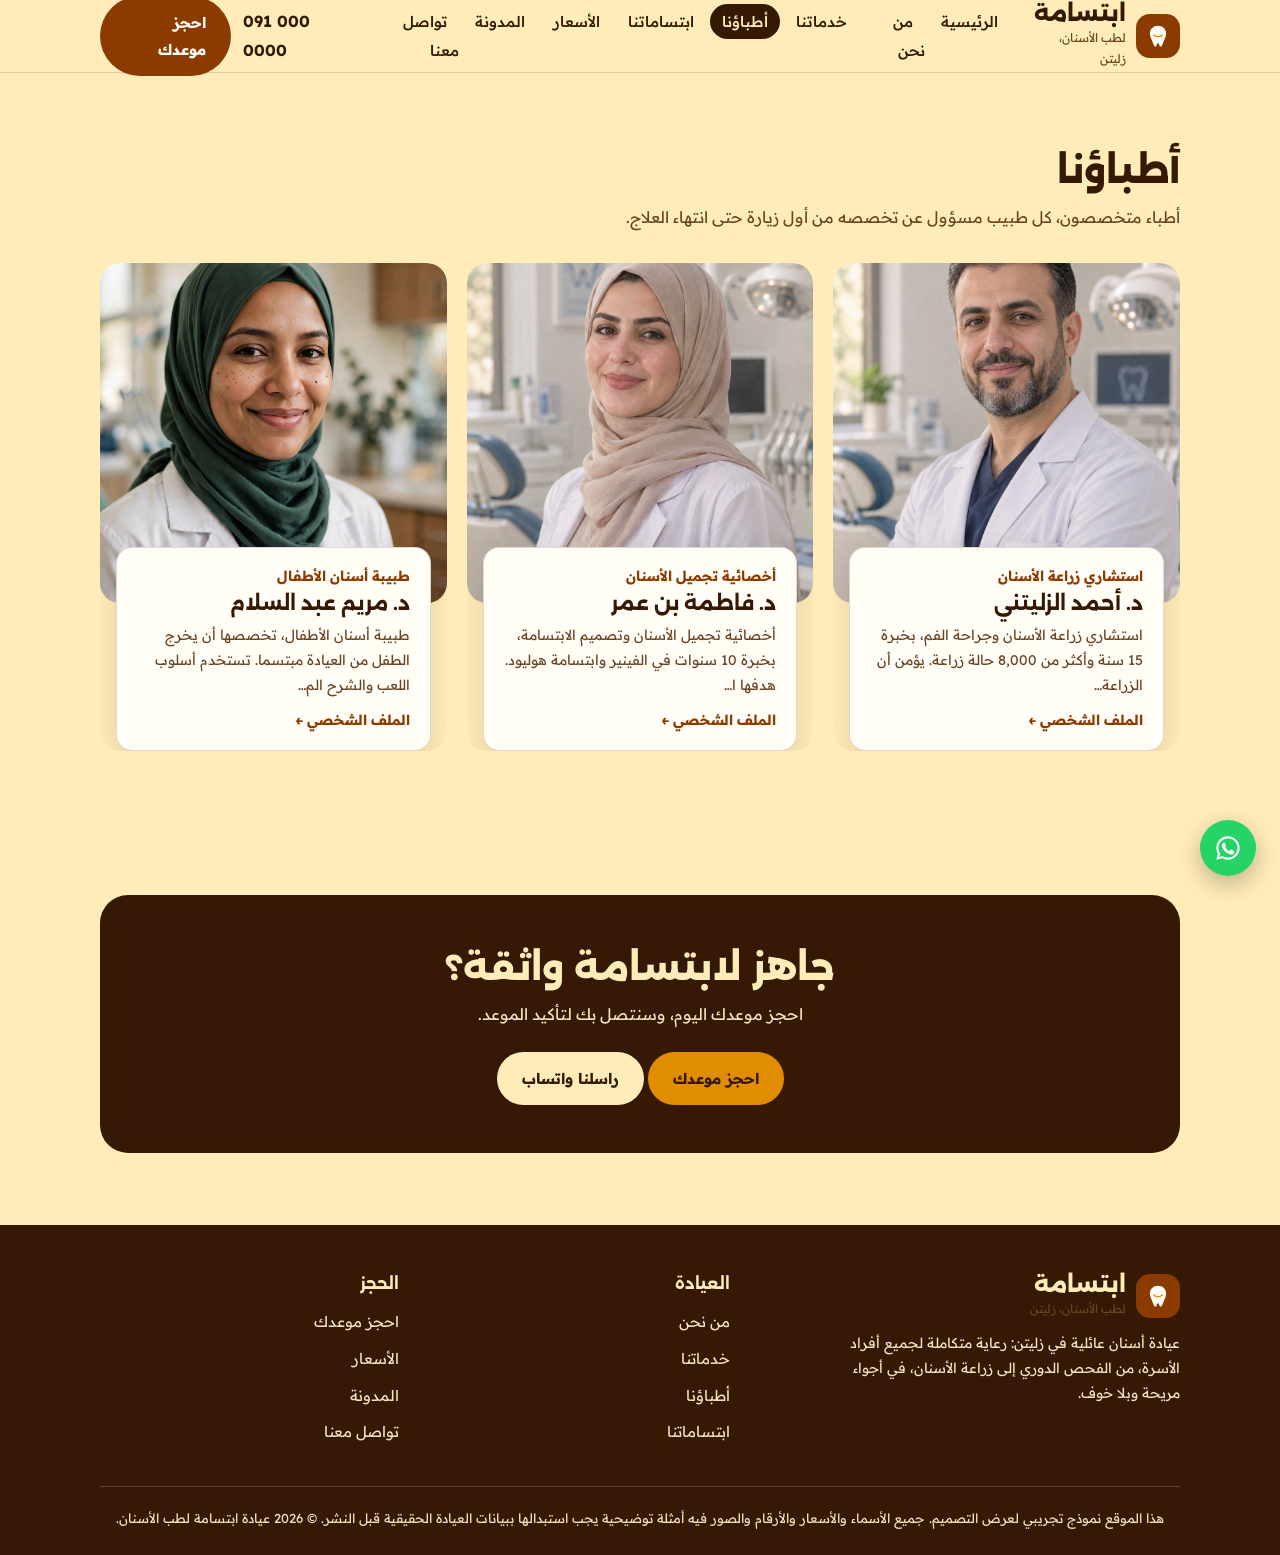
<file: doctors.html>
<!DOCTYPE html>
<html lang="ar" dir="rtl">
<head>
<meta charset="UTF-8">
<meta name="viewport" content="width=device-width, initial-scale=1.0">
<title>أطباؤنا | عيادة ابتسامة لطب الأسنان، زليتن</title>
<link rel="icon" href="assets/favicon.svg">
<meta name="description" content="تعرف على فريق أطباء عيادة ابتسامة في زليتن.">
<link rel="preconnect" href="https://fonts.googleapis.com">
<link rel="preconnect" href="https://fonts.gstatic.com" crossorigin>
<link href="https://fonts.googleapis.com/css2?family=Alexandria:wght@600;700;800&family=Readex+Pro:wght@400;500;700&display=swap" rel="stylesheet">
<link rel="stylesheet" href="style.css?v=20261126a">
</head>
<body>
<header class="site-header" id="siteHeader">
  <div class="container header-inner">
    <a class="brand" href="index.html" aria-label="عيادة ابتسامة لطب الأسنان، الصفحة الرئيسية">
      <span class="brand__mark"><svg viewBox="0 0 48 48" fill="none" aria-hidden="true"><path d="M24 5C15.5 5 9 11 9 19.5 9 24.5 11.2 28.5 13.2 33.2 14.7 36.7 15.8 40.5 17.3 42.5 18.4 44 20.7 43.8 21.3 41.8 21.8 39.8 22.3 37.5 24 37.5s2.2 2.3 2.7 4.3c.6 2 2.9 2.2 4 0.7 1.5-2 2.6-5.8 4.1-9.3C36.8 28.5 39 24.5 39 19.5 39 11 32.5 5 24 5Z" fill="#FFFDF6"/><path d="M16 22c2.4 2.2 5 3.2 8 3.2s5.6-1 8-3.2" stroke="#E08E00" stroke-width="2.4" stroke-linecap="round"/></svg></span>
      <span><span class="brand__name">ابتسامة</span><span class="brand__tag">لطب الأسنان، زليتن</span></span>
    </a>
    <nav class="main-nav" id="mainNav" aria-label="التنقل الرئيسي"><ul><li><a href="index.html">الرئيسية</a></li><li><a href="about.html">من نحن</a></li><li><a href="services.html">خدماتنا</a></li><li><a href="doctors.html" class="is-active">أطباؤنا</a></li><li><a href="gallery.html">ابتساماتنا</a></li><li><a href="pricing.html">الأسعار</a></li><li><a href="blog.html">المدونة</a></li><li><a href="contact.html">تواصل معنا</a></li></ul></nav>
    <div class="header-actions">
      <a class="header-phone" href="tel:+218910000000">091 000 0000</a>
      <a class="btn btn--primary" href="booking.html">احجز موعدك</a>
      <button class="nav-toggle" id="navToggle" aria-expanded="false" aria-controls="mainNav" aria-label="فتح القائمة"><span></span><span></span><span></span></button>
    </div>
  </div>
</header>
<div id="headerSentinel" aria-hidden="true"></div>
<main>
<section class="section"><div class="container"><div class="section-head reveal"><h2>أطباؤنا</h2><p>أطباء متخصصون، كل طبيب مسؤول عن تخصصه من أول زيارة حتى انتهاء العلاج.</p></div><div class="cards-3"><article class="card doctor-card reveal reveal--right"><img src="assets/doctor-male.jpg" alt="صورة د. أحمد الزليتني" loading="lazy"><div class="doctor-card__info"><div class="doctor-card__role">استشاري زراعة الأسنان</div><h3>د. أحمد الزليتني</h3><p>استشاري زراعة الأسنان وجراحة الفم، بخبرة 15 سنة وأكثر من 8,000 حالة زراعة. يؤمن أن الزراعة…</p><a class="doctor-card__link" href="doctor-profile.html?doctor=ahmed">الملف الشخصي ←</a></div></article><article class="card doctor-card reveal reveal--left"><img src="assets/doctor-female.jpg" alt="صورة د. فاطمة بن عمر" loading="lazy"><div class="doctor-card__info"><div class="doctor-card__role">أخصائية تجميل الأسنان</div><h3>د. فاطمة بن عمر</h3><p>أخصائية تجميل الأسنان وتصميم الابتسامة، بخبرة 10 سنوات في الفينير وابتسامة هوليود. هدفها ا…</p><a class="doctor-card__link" href="doctor-profile.html?doctor=fatima">الملف الشخصي ←</a></div></article><article class="card doctor-card reveal reveal--right"><img src="assets/doctor-3.jpg" alt="صورة د. مريم عبد السلام" loading="lazy"><div class="doctor-card__info"><div class="doctor-card__role">طبيبة أسنان الأطفال</div><h3>د. مريم عبد السلام</h3><p>طبيبة أسنان الأطفال، تخصصها أن يخرج الطفل من العيادة مبتسما. تستخدم أسلوب اللعب والشرح الم…</p><a class="doctor-card__link" href="doctor-profile.html?doctor=mariam">الملف الشخصي ←</a></div></article></div></div></section><section class="section"><div class="container"><div class="cta-band reveal"><h2>جاهز لابتسامة واثقة؟</h2><p>احجز موعدك اليوم، وسنتصل بك لتأكيد الموعد.</p><a class="btn btn--gold" href="booking.html">احجز موعدك</a> <a class="btn btn--light" href="https://wa.me/218910000000" target="_blank" rel="noopener">راسلنا واتساب</a></div></div></section></main>
<footer class="site-footer">
  <div class="container">
    <div class="footer-inner">
      <div class="footer-brand">
        <a class="brand" href="index.html" aria-label="عيادة ابتسامة، العودة إلى الأعلى">
          <span class="brand__mark"><svg viewBox="0 0 48 48" fill="none" aria-hidden="true"><path d="M24 5C15.5 5 9 11 9 19.5 9 24.5 11.2 28.5 13.2 33.2 14.7 36.7 15.8 40.5 17.3 42.5 18.4 44 20.7 43.8 21.3 41.8 21.8 39.8 22.3 37.5 24 37.5s2.2 2.3 2.7 4.3c.6 2 2.9 2.2 4 0.7 1.5-2 2.6-5.8 4.1-9.3C36.8 28.5 39 24.5 39 19.5 39 11 32.5 5 24 5Z" fill="#FFFDF6"/><path d="M16 22c2.4 2.2 5 3.2 8 3.2s5.6-1 8-3.2" stroke="#E08E00" stroke-width="2.4" stroke-linecap="round"/></svg></span>
          <span><span class="brand__name">ابتسامة</span><span class="brand__tag">لطب الأسنان، زليتن</span></span>
        </a>
        <p>عيادة أسنان عائلية في زليتن: رعاية متكاملة لجميع أفراد الأسرة، من الفحص الدوري إلى زراعة الأسنان، في أجواء مريحة وبلا خوف.</p>
      </div>
      <nav class="footer-nav" aria-label="روابط التذييل">
        <div><h4>العيادة</h4><ul>
          <li><a href="about.html">من نحن</a></li>
          <li><a href="services.html">خدماتنا</a></li>
          <li><a href="doctors.html">أطباؤنا</a></li>
          <li><a href="gallery.html">ابتساماتنا</a></li>
        </ul></div>
      </nav>
      <nav class="footer-nav" aria-label="روابط الحجز">
        <div><h4>الحجز</h4><ul>
          <li><a href="booking.html">احجز موعدك</a></li>
          <li><a href="pricing.html">الأسعار</a></li>
          <li><a href="blog.html">المدونة</a></li>
          <li><a href="contact.html">تواصل معنا</a></li>
        </ul></div>
      </nav>
    </div>
    <p class="footer-note">هذا الموقع نموذج تجريبي لعرض التصميم. جميع الأسماء والأسعار والأرقام والصور فيه أمثلة توضيحية يجب استبدالها ببيانات العيادة الحقيقية قبل النشر. &copy; 2026 عيادة ابتسامة لطب الأسنان.</p>
  </div>
</footer>
<a class="wa-float" href="https://wa.me/218910000000" target="_blank" rel="noopener" aria-label="تواصل الآن عبر واتساب">
  <svg viewBox="0 0 24 24" fill="currentColor" aria-hidden="true"><path d="M12 2a10 10 0 0 0-8.6 15.1L2 22l5-1.3A10 10 0 1 0 12 2zm0 18.2a8.2 8.2 0 0 1-4.2-1.1l-.3-.2-3 .8.8-2.9-.2-.3A8.2 8.2 0 1 1 12 20.2zm4.6-6.1c-.3-.1-1.5-.7-1.7-.8-.2-.1-.4-.1-.6.1-.2.3-.6.8-.8 1-.1.2-.3.2-.5.1a6.7 6.7 0 0 1-3.3-2.9c-.3-.4 0-.5.1-.7l.4-.5c.1-.2.1-.3 0-.5l-.8-1.9c-.2-.5-.4-.4-.6-.4h-.5c-.2 0-.5.1-.7.3-.2.3-.9.9-.9 2.2s.9 2.5 1.1 2.7c.1.2 1.9 2.9 4.5 4 .6.3 1.1.4 1.5.6.6.2 1.2.2 1.6.1.5-.1 1.5-.6 1.7-1.2.2-.6.2-1.1.2-1.2-.1-.1-.2-.2-.5-.3z"/></svg>
</a>
<script src="data.js"></script>
<script src="main.js"></script>
</body>
</html>
</file>
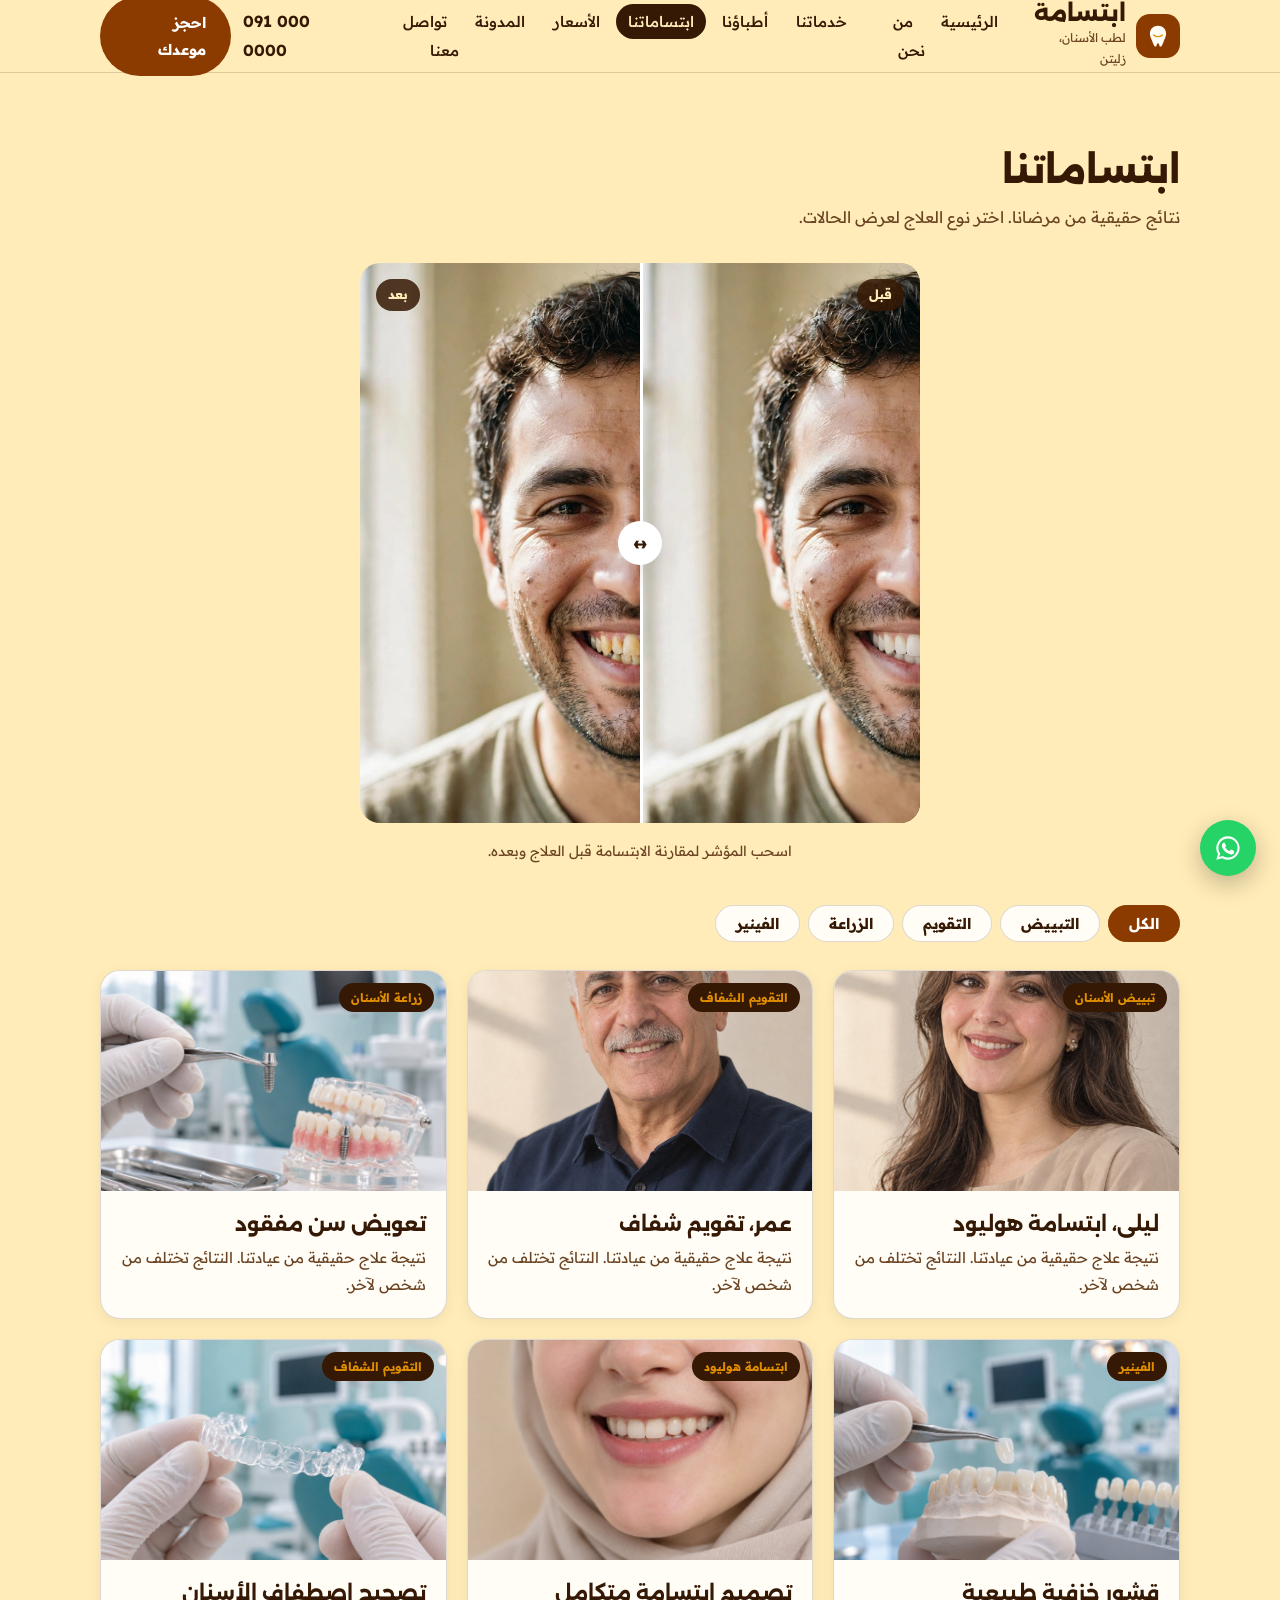
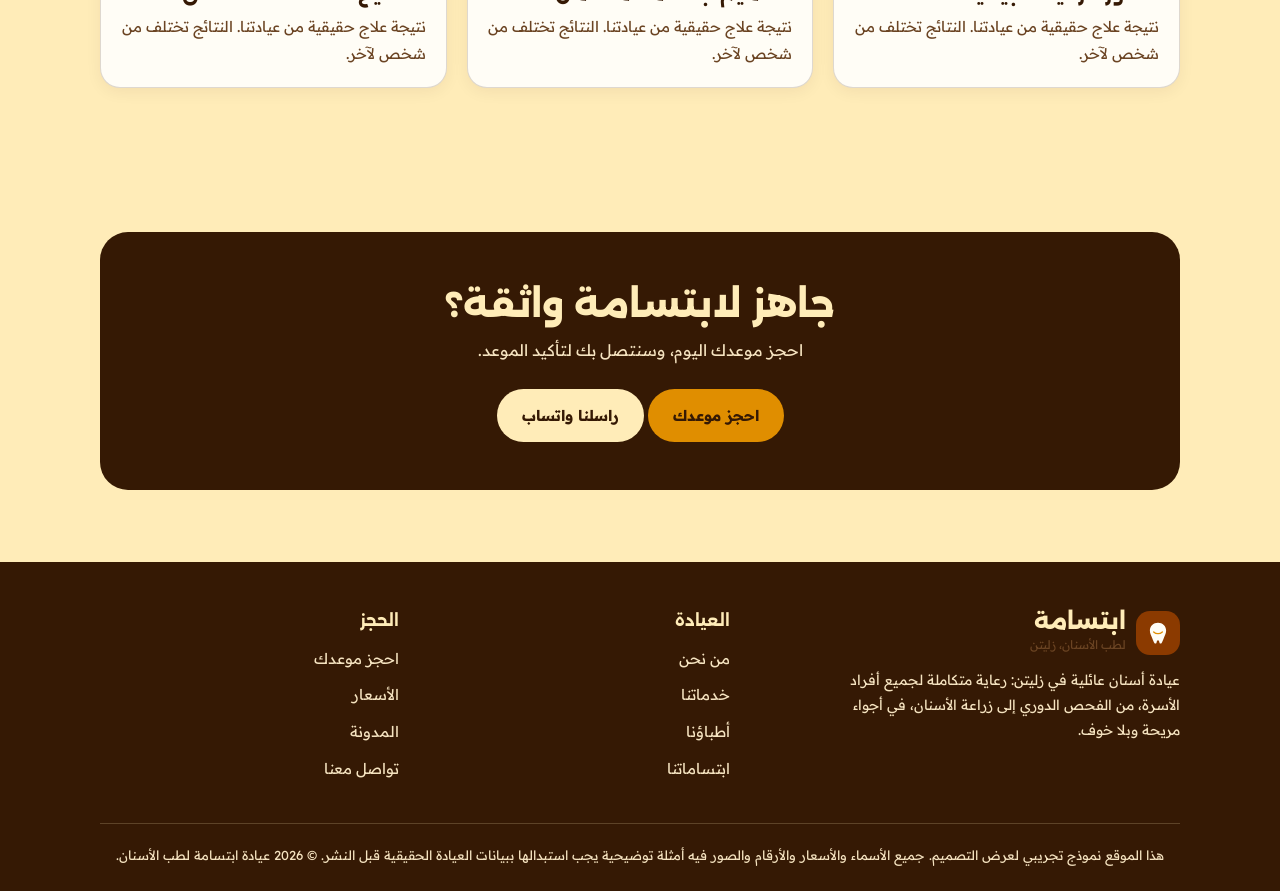
<file: gallery.html>
<!DOCTYPE html>
<html lang="ar" dir="rtl">
<head>
<meta charset="UTF-8">
<meta name="viewport" content="width=device-width, initial-scale=1.0">
<title>ابتساماتنا | عيادة ابتسامة لطب الأسنان، زليتن</title>
<link rel="icon" href="assets/favicon.svg">
<meta name="description" content="معرض ابتسامات مرضى عيادة ابتسامة: قبل وبعد العلاج.">
<link rel="preconnect" href="https://fonts.googleapis.com">
<link rel="preconnect" href="https://fonts.gstatic.com" crossorigin>
<link href="https://fonts.googleapis.com/css2?family=Alexandria:wght@600;700;800&family=Readex+Pro:wght@400;500;700&display=swap" rel="stylesheet">
<link rel="stylesheet" href="style.css?v=20261126a">
</head>
<body>
<header class="site-header" id="siteHeader">
  <div class="container header-inner">
    <a class="brand" href="index.html" aria-label="عيادة ابتسامة لطب الأسنان، الصفحة الرئيسية">
      <span class="brand__mark"><svg viewBox="0 0 48 48" fill="none" aria-hidden="true"><path d="M24 5C15.5 5 9 11 9 19.5 9 24.5 11.2 28.5 13.2 33.2 14.7 36.7 15.8 40.5 17.3 42.5 18.4 44 20.7 43.8 21.3 41.8 21.8 39.8 22.3 37.5 24 37.5s2.2 2.3 2.7 4.3c.6 2 2.9 2.2 4 0.7 1.5-2 2.6-5.8 4.1-9.3C36.8 28.5 39 24.5 39 19.5 39 11 32.5 5 24 5Z" fill="#FFFDF6"/><path d="M16 22c2.4 2.2 5 3.2 8 3.2s5.6-1 8-3.2" stroke="#E08E00" stroke-width="2.4" stroke-linecap="round"/></svg></span>
      <span><span class="brand__name">ابتسامة</span><span class="brand__tag">لطب الأسنان، زليتن</span></span>
    </a>
    <nav class="main-nav" id="mainNav" aria-label="التنقل الرئيسي"><ul><li><a href="index.html">الرئيسية</a></li><li><a href="about.html">من نحن</a></li><li><a href="services.html">خدماتنا</a></li><li><a href="doctors.html">أطباؤنا</a></li><li><a href="gallery.html" class="is-active">ابتساماتنا</a></li><li><a href="pricing.html">الأسعار</a></li><li><a href="blog.html">المدونة</a></li><li><a href="contact.html">تواصل معنا</a></li></ul></nav>
    <div class="header-actions">
      <a class="header-phone" href="tel:+218910000000">091 000 0000</a>
      <a class="btn btn--primary" href="booking.html">احجز موعدك</a>
      <button class="nav-toggle" id="navToggle" aria-expanded="false" aria-controls="mainNav" aria-label="فتح القائمة"><span></span><span></span><span></span></button>
    </div>
  </div>
</header>
<div id="headerSentinel" aria-hidden="true"></div>
<main>
<section class="section"><div class="container"><div class="section-head reveal"><h2>ابتساماتنا</h2><p>نتائج حقيقية من مرضانا. اختر نوع العلاج لعرض الحالات.</p></div><div style="max-width:560px;margin:0 auto 40px"><div class="ba reveal reveal--left" id="baSlider"><img src="assets/smile-before.jpg" alt="الابتسامة قبل العلاج" width="1024" height="1024"><div class="ba__after" id="baAfter"><img src="assets/smile-after.jpg" alt="الابتسامة بعد العلاج" width="1024" height="1024"></div><span class="ba__tag ba__tag--before">قبل</span><span class="ba__tag ba__tag--after">بعد</span><div class="ba__handle">↔</div><input class="ba__range" id="baRange" type="range" min="0" max="100" value="50" aria-label="اسحب لمقارنة الابتسامة قبل العلاج وبعده"></div><p class="ba-note">اسحب المؤشر لمقارنة الابتسامة قبل العلاج وبعده.</p></div><div class="gallery-filters reveal"><button class="filter-btn is-active" type="button" data-filter="all">الكل</button><button class="filter-btn" type="button" data-filter="whitening">التبييض</button><button class="filter-btn" type="button" data-filter="ortho">التقويم</button><button class="filter-btn" type="button" data-filter="implant">الزراعة</button><button class="filter-btn" type="button" data-filter="veneer">الفينير</button></div><div class="gallery-grid"><article class="card case-card is-shown reveal reveal--right" data-cat="whitening"><div class="card__img-wrap"><img class="card__img" src="assets/patient-lina.jpg" alt="تبييض الأسنان" loading="lazy"><span class="case-card__tag">تبييض الأسنان</span></div><div class="card__body"><h3>ليلى، ابتسامة هوليود</h3><p>نتيجة علاج حقيقية من عيادتنا. النتائج تختلف من شخص لآخر.</p></div></article><article class="card case-card is-shown reveal reveal--left" data-cat="ortho"><div class="card__img-wrap"><img class="card__img" src="assets/patient-omar.jpg" alt="التقويم الشفاف" loading="lazy"><span class="case-card__tag">التقويم الشفاف</span></div><div class="card__body"><h3>عمر، تقويم شفاف</h3><p>نتيجة علاج حقيقية من عيادتنا. النتائج تختلف من شخص لآخر.</p></div></article><article class="card case-card is-shown reveal reveal--right" data-cat="implant"><div class="card__img-wrap"><img class="card__img" src="assets/service-implant.jpg" alt="زراعة الأسنان" loading="lazy"><span class="case-card__tag">زراعة الأسنان</span></div><div class="card__body"><h3>تعويض سن مفقود</h3><p>نتيجة علاج حقيقية من عيادتنا. النتائج تختلف من شخص لآخر.</p></div></article><article class="card case-card is-shown reveal reveal--left" data-cat="veneer"><div class="card__img-wrap"><img class="card__img" src="assets/service-veneer.jpg" alt="الفينير" loading="lazy"><span class="case-card__tag">الفينير</span></div><div class="card__body"><h3>قشور خزفية طبيعية</h3><p>نتيجة علاج حقيقية من عيادتنا. النتائج تختلف من شخص لآخر.</p></div></article><article class="card case-card is-shown reveal reveal--right" data-cat="whitening"><div class="card__img-wrap"><img class="card__img" src="assets/service-hollywood.jpg" alt="ابتسامة هوليود" loading="lazy"><span class="case-card__tag">ابتسامة هوليود</span></div><div class="card__body"><h3>تصميم ابتسامة متكامل</h3><p>نتيجة علاج حقيقية من عيادتنا. النتائج تختلف من شخص لآخر.</p></div></article><article class="card case-card is-shown reveal reveal--left" data-cat="ortho"><div class="card__img-wrap"><img class="card__img" src="assets/service-aligner.jpg" alt="التقويم الشفاف" loading="lazy"><span class="case-card__tag">التقويم الشفاف</span></div><div class="card__body"><h3>تصحيح اصطفاف الأسنان</h3><p>نتيجة علاج حقيقية من عيادتنا. النتائج تختلف من شخص لآخر.</p></div></article></div></div></section><section class="section"><div class="container"><div class="cta-band reveal"><h2>جاهز لابتسامة واثقة؟</h2><p>احجز موعدك اليوم، وسنتصل بك لتأكيد الموعد.</p><a class="btn btn--gold" href="booking.html">احجز موعدك</a> <a class="btn btn--light" href="https://wa.me/218910000000" target="_blank" rel="noopener">راسلنا واتساب</a></div></div></section></main>
<footer class="site-footer">
  <div class="container">
    <div class="footer-inner">
      <div class="footer-brand">
        <a class="brand" href="index.html" aria-label="عيادة ابتسامة، العودة إلى الأعلى">
          <span class="brand__mark"><svg viewBox="0 0 48 48" fill="none" aria-hidden="true"><path d="M24 5C15.5 5 9 11 9 19.5 9 24.5 11.2 28.5 13.2 33.2 14.7 36.7 15.8 40.5 17.3 42.5 18.4 44 20.7 43.8 21.3 41.8 21.8 39.8 22.3 37.5 24 37.5s2.2 2.3 2.7 4.3c.6 2 2.9 2.2 4 0.7 1.5-2 2.6-5.8 4.1-9.3C36.8 28.5 39 24.5 39 19.5 39 11 32.5 5 24 5Z" fill="#FFFDF6"/><path d="M16 22c2.4 2.2 5 3.2 8 3.2s5.6-1 8-3.2" stroke="#E08E00" stroke-width="2.4" stroke-linecap="round"/></svg></span>
          <span><span class="brand__name">ابتسامة</span><span class="brand__tag">لطب الأسنان، زليتن</span></span>
        </a>
        <p>عيادة أسنان عائلية في زليتن: رعاية متكاملة لجميع أفراد الأسرة، من الفحص الدوري إلى زراعة الأسنان، في أجواء مريحة وبلا خوف.</p>
      </div>
      <nav class="footer-nav" aria-label="روابط التذييل">
        <div><h4>العيادة</h4><ul>
          <li><a href="about.html">من نحن</a></li>
          <li><a href="services.html">خدماتنا</a></li>
          <li><a href="doctors.html">أطباؤنا</a></li>
          <li><a href="gallery.html">ابتساماتنا</a></li>
        </ul></div>
      </nav>
      <nav class="footer-nav" aria-label="روابط الحجز">
        <div><h4>الحجز</h4><ul>
          <li><a href="booking.html">احجز موعدك</a></li>
          <li><a href="pricing.html">الأسعار</a></li>
          <li><a href="blog.html">المدونة</a></li>
          <li><a href="contact.html">تواصل معنا</a></li>
        </ul></div>
      </nav>
    </div>
    <p class="footer-note">هذا الموقع نموذج تجريبي لعرض التصميم. جميع الأسماء والأسعار والأرقام والصور فيه أمثلة توضيحية يجب استبدالها ببيانات العيادة الحقيقية قبل النشر. &copy; 2026 عيادة ابتسامة لطب الأسنان.</p>
  </div>
</footer>
<a class="wa-float" href="https://wa.me/218910000000" target="_blank" rel="noopener" aria-label="تواصل الآن عبر واتساب">
  <svg viewBox="0 0 24 24" fill="currentColor" aria-hidden="true"><path d="M12 2a10 10 0 0 0-8.6 15.1L2 22l5-1.3A10 10 0 1 0 12 2zm0 18.2a8.2 8.2 0 0 1-4.2-1.1l-.3-.2-3 .8.8-2.9-.2-.3A8.2 8.2 0 1 1 12 20.2zm4.6-6.1c-.3-.1-1.5-.7-1.7-.8-.2-.1-.4-.1-.6.1-.2.3-.6.8-.8 1-.1.2-.3.2-.5.1a6.7 6.7 0 0 1-3.3-2.9c-.3-.4 0-.5.1-.7l.4-.5c.1-.2.1-.3 0-.5l-.8-1.9c-.2-.5-.4-.4-.6-.4h-.5c-.2 0-.5.1-.7.3-.2.3-.9.9-.9 2.2s.9 2.5 1.1 2.7c.1.2 1.9 2.9 4.5 4 .6.3 1.1.4 1.5.6.6.2 1.2.2 1.6.1.5-.1 1.5-.6 1.7-1.2.2-.6.2-1.1.2-1.2-.1-.1-.2-.2-.5-.3z"/></svg>
</a>
<script src="data.js"></script>
<script src="main.js"></script>
</body>
</html>
</file>
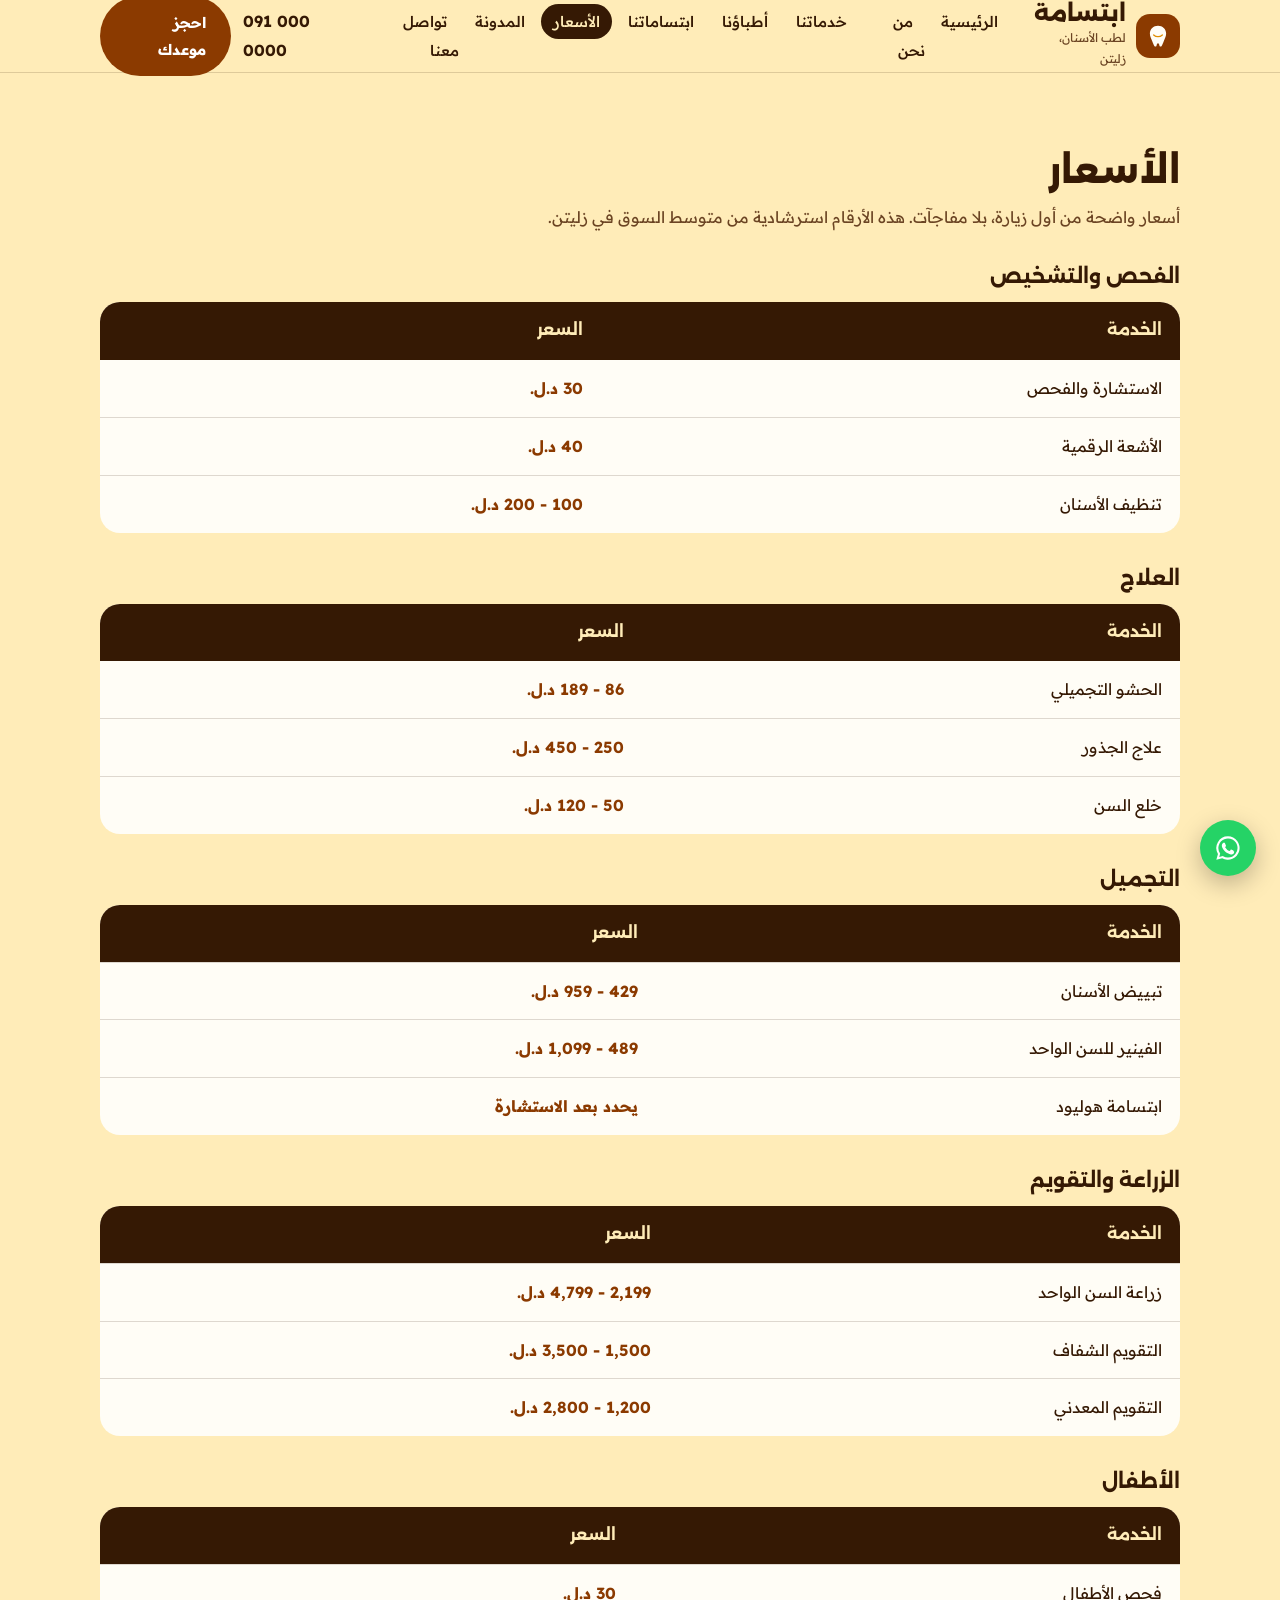
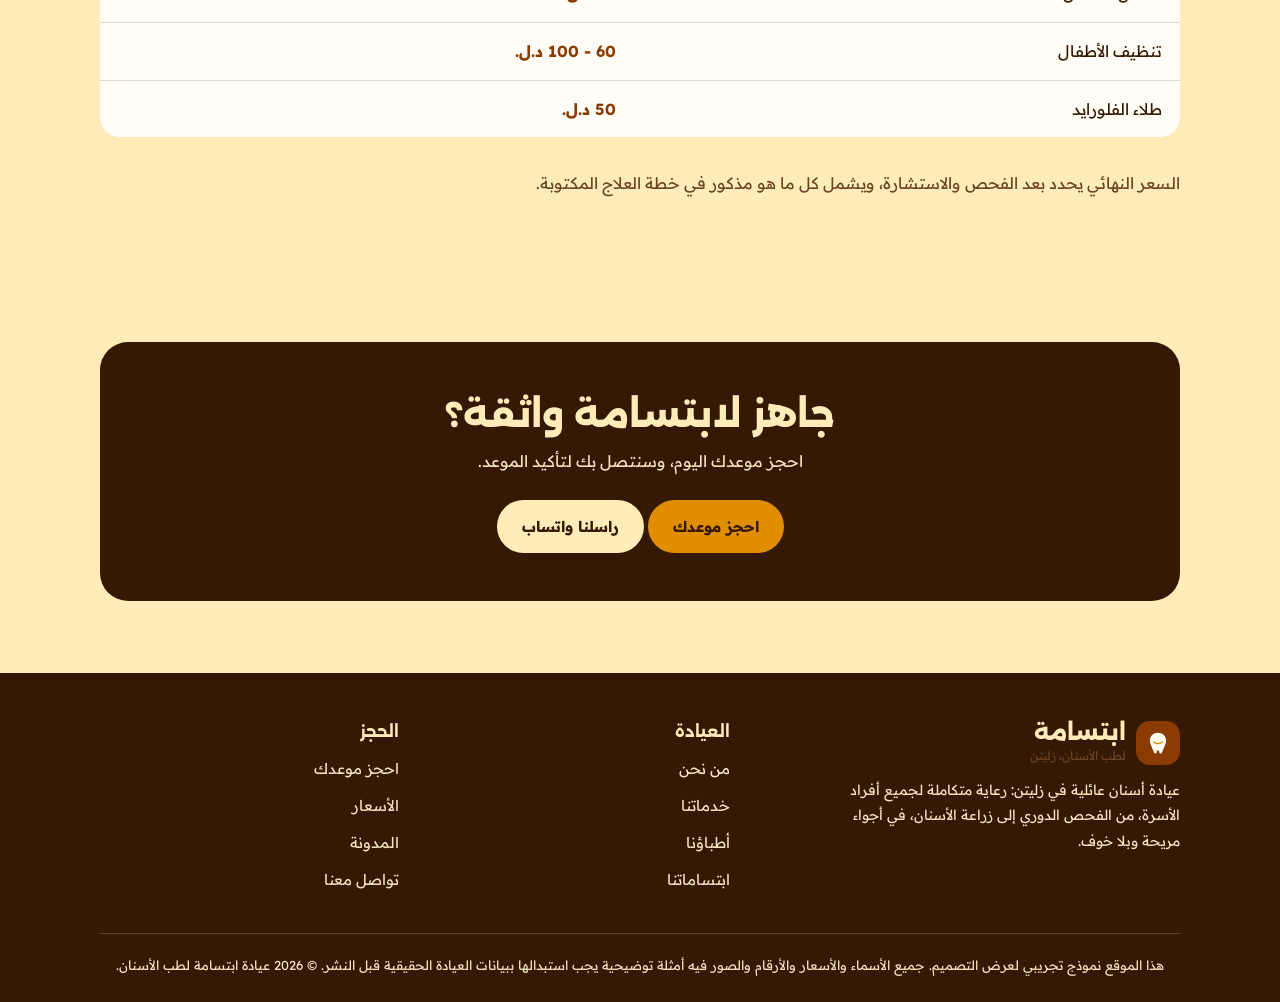
<file: pricing.html>
<!DOCTYPE html>
<html lang="ar" dir="rtl">
<head>
<meta charset="UTF-8">
<meta name="viewport" content="width=device-width, initial-scale=1.0">
<title>الأسعار | عيادة ابتسامة لطب الأسنان، زليتن</title>
<link rel="icon" href="assets/favicon.svg">
<meta name="description" content="قائمة أسعار عيادة ابتسامة في زليتن بالدينار الليبي.">
<link rel="preconnect" href="https://fonts.googleapis.com">
<link rel="preconnect" href="https://fonts.gstatic.com" crossorigin>
<link href="https://fonts.googleapis.com/css2?family=Alexandria:wght@600;700;800&family=Readex+Pro:wght@400;500;700&display=swap" rel="stylesheet">
<link rel="stylesheet" href="style.css?v=20261126a">
</head>
<body>
<header class="site-header" id="siteHeader">
  <div class="container header-inner">
    <a class="brand" href="index.html" aria-label="عيادة ابتسامة لطب الأسنان، الصفحة الرئيسية">
      <span class="brand__mark"><svg viewBox="0 0 48 48" fill="none" aria-hidden="true"><path d="M24 5C15.5 5 9 11 9 19.5 9 24.5 11.2 28.5 13.2 33.2 14.7 36.7 15.8 40.5 17.3 42.5 18.4 44 20.7 43.8 21.3 41.8 21.8 39.8 22.3 37.5 24 37.5s2.2 2.3 2.7 4.3c.6 2 2.9 2.2 4 0.7 1.5-2 2.6-5.8 4.1-9.3C36.8 28.5 39 24.5 39 19.5 39 11 32.5 5 24 5Z" fill="#FFFDF6"/><path d="M16 22c2.4 2.2 5 3.2 8 3.2s5.6-1 8-3.2" stroke="#E08E00" stroke-width="2.4" stroke-linecap="round"/></svg></span>
      <span><span class="brand__name">ابتسامة</span><span class="brand__tag">لطب الأسنان، زليتن</span></span>
    </a>
    <nav class="main-nav" id="mainNav" aria-label="التنقل الرئيسي"><ul><li><a href="index.html">الرئيسية</a></li><li><a href="about.html">من نحن</a></li><li><a href="services.html">خدماتنا</a></li><li><a href="doctors.html">أطباؤنا</a></li><li><a href="gallery.html">ابتساماتنا</a></li><li><a href="pricing.html" class="is-active">الأسعار</a></li><li><a href="blog.html">المدونة</a></li><li><a href="contact.html">تواصل معنا</a></li></ul></nav>
    <div class="header-actions">
      <a class="header-phone" href="tel:+218910000000">091 000 0000</a>
      <a class="btn btn--primary" href="booking.html">احجز موعدك</a>
      <button class="nav-toggle" id="navToggle" aria-expanded="false" aria-controls="mainNav" aria-label="فتح القائمة"><span></span><span></span><span></span></button>
    </div>
  </div>
</header>
<div id="headerSentinel" aria-hidden="true"></div>
<main>
<section class="section"><div class="container"><div class="section-head reveal"><h2>الأسعار</h2><p>أسعار واضحة من أول زيارة، بلا مفاجآت. هذه الأرقام استرشادية من متوسط السوق في زليتن.</p></div><div class="reveal reveal--right" style="margin-bottom:32px"><h3 style="margin-bottom:12px">الفحص والتشخيص</h3><table class="price-table"><tr><th>الخدمة</th><th>السعر</th></tr><tr><td>الاستشارة والفحص</td><td>30 د.ل.</td></tr><tr><td>الأشعة الرقمية</td><td>40 د.ل.</td></tr><tr><td>تنظيف الأسنان</td><td>100 - 200 د.ل.</td></tr></table></div><div class="reveal reveal--left" style="margin-bottom:32px"><h3 style="margin-bottom:12px">العلاج</h3><table class="price-table"><tr><th>الخدمة</th><th>السعر</th></tr><tr><td>الحشو التجميلي</td><td>86 - 189 د.ل.</td></tr><tr><td>علاج الجذور</td><td>250 - 450 د.ل.</td></tr><tr><td>خلع السن</td><td>50 - 120 د.ل.</td></tr></table></div><div class="reveal reveal--right" style="margin-bottom:32px"><h3 style="margin-bottom:12px">التجميل</h3><table class="price-table"><tr><th>الخدمة</th><th>السعر</th></tr><tr><td>تبييض الأسنان</td><td>429 - 959 د.ل.</td></tr><tr><td>الفينير للسن الواحد</td><td>489 - 1,099 د.ل.</td></tr><tr><td>ابتسامة هوليود</td><td>يحدد بعد الاستشارة</td></tr></table></div><div class="reveal reveal--left" style="margin-bottom:32px"><h3 style="margin-bottom:12px">الزراعة والتقويم</h3><table class="price-table"><tr><th>الخدمة</th><th>السعر</th></tr><tr><td>زراعة السن الواحد</td><td>2,199 - 4,799 د.ل.</td></tr><tr><td>التقويم الشفاف</td><td>1,500 - 3,500 د.ل.</td></tr><tr><td>التقويم المعدني</td><td>1,200 - 2,800 د.ل.</td></tr></table></div><div class="reveal reveal--right" style="margin-bottom:32px"><h3 style="margin-bottom:12px">الأطفال</h3><table class="price-table"><tr><th>الخدمة</th><th>السعر</th></tr><tr><td>فحص الأطفال</td><td>30 د.ل.</td></tr><tr><td>تنظيف الأطفال</td><td>60 - 100 د.ل.</td></tr><tr><td>طلاء الفلورايد</td><td>50 د.ل.</td></tr></table></div><p style="color:var(--ink-soft)">السعر النهائي يحدد بعد الفحص والاستشارة، ويشمل كل ما هو مذكور في خطة العلاج المكتوبة.</p></div></section><section class="section"><div class="container"><div class="cta-band reveal"><h2>جاهز لابتسامة واثقة؟</h2><p>احجز موعدك اليوم، وسنتصل بك لتأكيد الموعد.</p><a class="btn btn--gold" href="booking.html">احجز موعدك</a> <a class="btn btn--light" href="https://wa.me/218910000000" target="_blank" rel="noopener">راسلنا واتساب</a></div></div></section></main>
<footer class="site-footer">
  <div class="container">
    <div class="footer-inner">
      <div class="footer-brand">
        <a class="brand" href="index.html" aria-label="عيادة ابتسامة، العودة إلى الأعلى">
          <span class="brand__mark"><svg viewBox="0 0 48 48" fill="none" aria-hidden="true"><path d="M24 5C15.5 5 9 11 9 19.5 9 24.5 11.2 28.5 13.2 33.2 14.7 36.7 15.8 40.5 17.3 42.5 18.4 44 20.7 43.8 21.3 41.8 21.8 39.8 22.3 37.5 24 37.5s2.2 2.3 2.7 4.3c.6 2 2.9 2.2 4 0.7 1.5-2 2.6-5.8 4.1-9.3C36.8 28.5 39 24.5 39 19.5 39 11 32.5 5 24 5Z" fill="#FFFDF6"/><path d="M16 22c2.4 2.2 5 3.2 8 3.2s5.6-1 8-3.2" stroke="#E08E00" stroke-width="2.4" stroke-linecap="round"/></svg></span>
          <span><span class="brand__name">ابتسامة</span><span class="brand__tag">لطب الأسنان، زليتن</span></span>
        </a>
        <p>عيادة أسنان عائلية في زليتن: رعاية متكاملة لجميع أفراد الأسرة، من الفحص الدوري إلى زراعة الأسنان، في أجواء مريحة وبلا خوف.</p>
      </div>
      <nav class="footer-nav" aria-label="روابط التذييل">
        <div><h4>العيادة</h4><ul>
          <li><a href="about.html">من نحن</a></li>
          <li><a href="services.html">خدماتنا</a></li>
          <li><a href="doctors.html">أطباؤنا</a></li>
          <li><a href="gallery.html">ابتساماتنا</a></li>
        </ul></div>
      </nav>
      <nav class="footer-nav" aria-label="روابط الحجز">
        <div><h4>الحجز</h4><ul>
          <li><a href="booking.html">احجز موعدك</a></li>
          <li><a href="pricing.html">الأسعار</a></li>
          <li><a href="blog.html">المدونة</a></li>
          <li><a href="contact.html">تواصل معنا</a></li>
        </ul></div>
      </nav>
    </div>
    <p class="footer-note">هذا الموقع نموذج تجريبي لعرض التصميم. جميع الأسماء والأسعار والأرقام والصور فيه أمثلة توضيحية يجب استبدالها ببيانات العيادة الحقيقية قبل النشر. &copy; 2026 عيادة ابتسامة لطب الأسنان.</p>
  </div>
</footer>
<a class="wa-float" href="https://wa.me/218910000000" target="_blank" rel="noopener" aria-label="تواصل الآن عبر واتساب">
  <svg viewBox="0 0 24 24" fill="currentColor" aria-hidden="true"><path d="M12 2a10 10 0 0 0-8.6 15.1L2 22l5-1.3A10 10 0 1 0 12 2zm0 18.2a8.2 8.2 0 0 1-4.2-1.1l-.3-.2-3 .8.8-2.9-.2-.3A8.2 8.2 0 1 1 12 20.2zm4.6-6.1c-.3-.1-1.5-.7-1.7-.8-.2-.1-.4-.1-.6.1-.2.3-.6.8-.8 1-.1.2-.3.2-.5.1a6.7 6.7 0 0 1-3.3-2.9c-.3-.4 0-.5.1-.7l.4-.5c.1-.2.1-.3 0-.5l-.8-1.9c-.2-.5-.4-.4-.6-.4h-.5c-.2 0-.5.1-.7.3-.2.3-.9.9-.9 2.2s.9 2.5 1.1 2.7c.1.2 1.9 2.9 4.5 4 .6.3 1.1.4 1.5.6.6.2 1.2.2 1.6.1.5-.1 1.5-.6 1.7-1.2.2-.6.2-1.1.2-1.2-.1-.1-.2-.2-.5-.3z"/></svg>
</a>
<script src="data.js"></script>
<script src="main.js"></script>
</body>
</html>
</file>
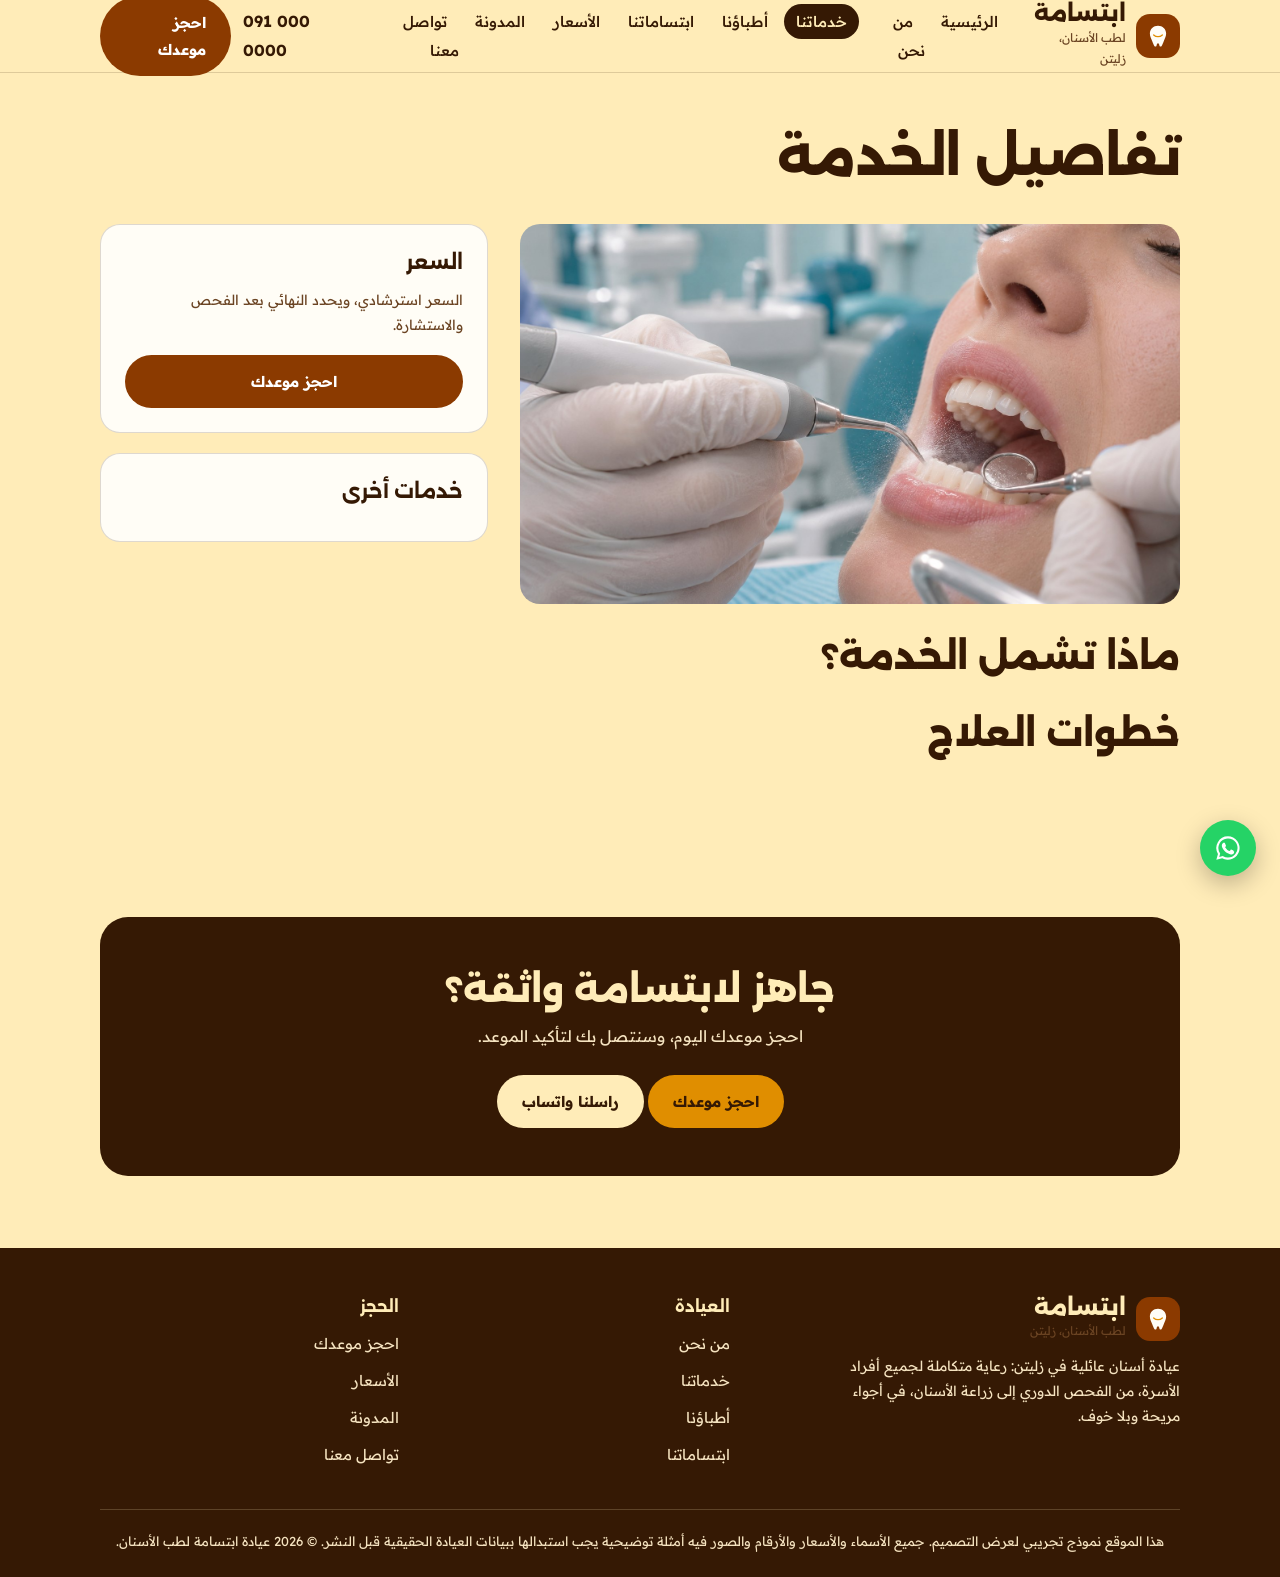
<file: service-detail.html>
<!DOCTYPE html>
<html lang="ar" dir="rtl">
<head>
<meta charset="UTF-8">
<meta name="viewport" content="width=device-width, initial-scale=1.0">
<title>تفاصيل الخدمة | عيادة ابتسامة لطب الأسنان، زليتن</title>
<link rel="icon" href="assets/favicon.svg">
<meta name="description" content="تفاصيل خدمات عيادة ابتسامة: ما تشملها الخدمة، وخطوات العلاج، والسعر.">
<link rel="preconnect" href="https://fonts.googleapis.com">
<link rel="preconnect" href="https://fonts.gstatic.com" crossorigin>
<link href="https://fonts.googleapis.com/css2?family=Alexandria:wght@600;700;800&family=Readex+Pro:wght@400;500;700&display=swap" rel="stylesheet">
<link rel="stylesheet" href="style.css?v=20261126a">
</head>
<body>
<header class="site-header" id="siteHeader">
  <div class="container header-inner">
    <a class="brand" href="index.html" aria-label="عيادة ابتسامة لطب الأسنان، الصفحة الرئيسية">
      <span class="brand__mark"><svg viewBox="0 0 48 48" fill="none" aria-hidden="true"><path d="M24 5C15.5 5 9 11 9 19.5 9 24.5 11.2 28.5 13.2 33.2 14.7 36.7 15.8 40.5 17.3 42.5 18.4 44 20.7 43.8 21.3 41.8 21.8 39.8 22.3 37.5 24 37.5s2.2 2.3 2.7 4.3c.6 2 2.9 2.2 4 0.7 1.5-2 2.6-5.8 4.1-9.3C36.8 28.5 39 24.5 39 19.5 39 11 32.5 5 24 5Z" fill="#FFFDF6"/><path d="M16 22c2.4 2.2 5 3.2 8 3.2s5.6-1 8-3.2" stroke="#E08E00" stroke-width="2.4" stroke-linecap="round"/></svg></span>
      <span><span class="brand__name">ابتسامة</span><span class="brand__tag">لطب الأسنان، زليتن</span></span>
    </a>
    <nav class="main-nav" id="mainNav" aria-label="التنقل الرئيسي"><ul><li><a href="index.html">الرئيسية</a></li><li><a href="about.html">من نحن</a></li><li><a href="services.html" class="is-active">خدماتنا</a></li><li><a href="doctors.html">أطباؤنا</a></li><li><a href="gallery.html">ابتساماتنا</a></li><li><a href="pricing.html">الأسعار</a></li><li><a href="blog.html">المدونة</a></li><li><a href="contact.html">تواصل معنا</a></li></ul></nav>
    <div class="header-actions">
      <a class="header-phone" href="tel:+218910000000">091 000 0000</a>
      <a class="btn btn--primary" href="booking.html">احجز موعدك</a>
      <button class="nav-toggle" id="navToggle" aria-expanded="false" aria-controls="mainNav" aria-label="فتح القائمة"><span></span><span></span><span></span></button>
    </div>
  </div>
</header>
<div id="headerSentinel" aria-hidden="true"></div>
<main>
<section class="detail-hero"><div class="container"><div class="reveal"><h1 id="sdTitle">تفاصيل الخدمة</h1><p class="detail-hero__meta" id="sdMeta"></p><p id="sdNotFound" style="display:none;color:#9B1C1C;font-weight:700">الخدمة غير موجودة. <a href="services.html">عودة إلى الخدمات</a></p></div></div></section><section><div class="container detail-layout"><div class="detail-main reveal reveal--right"><img class="detail-img" id="sdImg" src="assets/service-cleaning.jpg" alt=""><p id="sdDesc"></p><h2>ماذا تشمل الخدمة؟</h2><ul class="includes" id="sdIncludes"></ul><h2>خطوات العلاج</h2><ol id="sdSteps" style="color:var(--ink-soft);padding-inline-start:20px"></ol></div><aside class="detail-side reveal reveal--left"><div class="side-card"><h3>السعر</h3><p id="sdPrice" style="font-family:var(--font-display);font-size:28px;font-weight:800;color:var(--accent)"></p><p style="color:var(--ink-soft);font-size:14px">السعر استرشادي، ويحدد النهائي بعد الفحص والاستشارة.</p><p style="margin-top:16px"><a class="btn btn--primary" href="booking.html" style="width:100%;justify-content:center">احجز موعدك</a></p></div><div class="side-card"><h3>خدمات أخرى</h3><div class="chip-row" id="sdRelated"></div></div></aside></div></section><section class="section"><div class="container"><div class="cta-band reveal"><h2>جاهز لابتسامة واثقة؟</h2><p>احجز موعدك اليوم، وسنتصل بك لتأكيد الموعد.</p><a class="btn btn--gold" href="booking.html">احجز موعدك</a> <a class="btn btn--light" href="https://wa.me/218910000000" target="_blank" rel="noopener">راسلنا واتساب</a></div></div></section></main>
<footer class="site-footer">
  <div class="container">
    <div class="footer-inner">
      <div class="footer-brand">
        <a class="brand" href="index.html" aria-label="عيادة ابتسامة، العودة إلى الأعلى">
          <span class="brand__mark"><svg viewBox="0 0 48 48" fill="none" aria-hidden="true"><path d="M24 5C15.5 5 9 11 9 19.5 9 24.5 11.2 28.5 13.2 33.2 14.7 36.7 15.8 40.5 17.3 42.5 18.4 44 20.7 43.8 21.3 41.8 21.8 39.8 22.3 37.5 24 37.5s2.2 2.3 2.7 4.3c.6 2 2.9 2.2 4 0.7 1.5-2 2.6-5.8 4.1-9.3C36.8 28.5 39 24.5 39 19.5 39 11 32.5 5 24 5Z" fill="#FFFDF6"/><path d="M16 22c2.4 2.2 5 3.2 8 3.2s5.6-1 8-3.2" stroke="#E08E00" stroke-width="2.4" stroke-linecap="round"/></svg></span>
          <span><span class="brand__name">ابتسامة</span><span class="brand__tag">لطب الأسنان، زليتن</span></span>
        </a>
        <p>عيادة أسنان عائلية في زليتن: رعاية متكاملة لجميع أفراد الأسرة، من الفحص الدوري إلى زراعة الأسنان، في أجواء مريحة وبلا خوف.</p>
      </div>
      <nav class="footer-nav" aria-label="روابط التذييل">
        <div><h4>العيادة</h4><ul>
          <li><a href="about.html">من نحن</a></li>
          <li><a href="services.html">خدماتنا</a></li>
          <li><a href="doctors.html">أطباؤنا</a></li>
          <li><a href="gallery.html">ابتساماتنا</a></li>
        </ul></div>
      </nav>
      <nav class="footer-nav" aria-label="روابط الحجز">
        <div><h4>الحجز</h4><ul>
          <li><a href="booking.html">احجز موعدك</a></li>
          <li><a href="pricing.html">الأسعار</a></li>
          <li><a href="blog.html">المدونة</a></li>
          <li><a href="contact.html">تواصل معنا</a></li>
        </ul></div>
      </nav>
    </div>
    <p class="footer-note">هذا الموقع نموذج تجريبي لعرض التصميم. جميع الأسماء والأسعار والأرقام والصور فيه أمثلة توضيحية يجب استبدالها ببيانات العيادة الحقيقية قبل النشر. &copy; 2026 عيادة ابتسامة لطب الأسنان.</p>
  </div>
</footer>
<a class="wa-float" href="https://wa.me/218910000000" target="_blank" rel="noopener" aria-label="تواصل الآن عبر واتساب">
  <svg viewBox="0 0 24 24" fill="currentColor" aria-hidden="true"><path d="M12 2a10 10 0 0 0-8.6 15.1L2 22l5-1.3A10 10 0 1 0 12 2zm0 18.2a8.2 8.2 0 0 1-4.2-1.1l-.3-.2-3 .8.8-2.9-.2-.3A8.2 8.2 0 1 1 12 20.2zm4.6-6.1c-.3-.1-1.5-.7-1.7-.8-.2-.1-.4-.1-.6.1-.2.3-.6.8-.8 1-.1.2-.3.2-.5.1a6.7 6.7 0 0 1-3.3-2.9c-.3-.4 0-.5.1-.7l.4-.5c.1-.2.1-.3 0-.5l-.8-1.9c-.2-.5-.4-.4-.6-.4h-.5c-.2 0-.5.1-.7.3-.2.3-.9.9-.9 2.2s.9 2.5 1.1 2.7c.1.2 1.9 2.9 4.5 4 .6.3 1.1.4 1.5.6.6.2 1.2.2 1.6.1.5-.1 1.5-.6 1.7-1.2.2-.6.2-1.1.2-1.2-.1-.1-.2-.2-.5-.3z"/></svg>
</a>
<script src="data.js"></script>
<script src="main.js"></script>
</body>
</html>
</file>
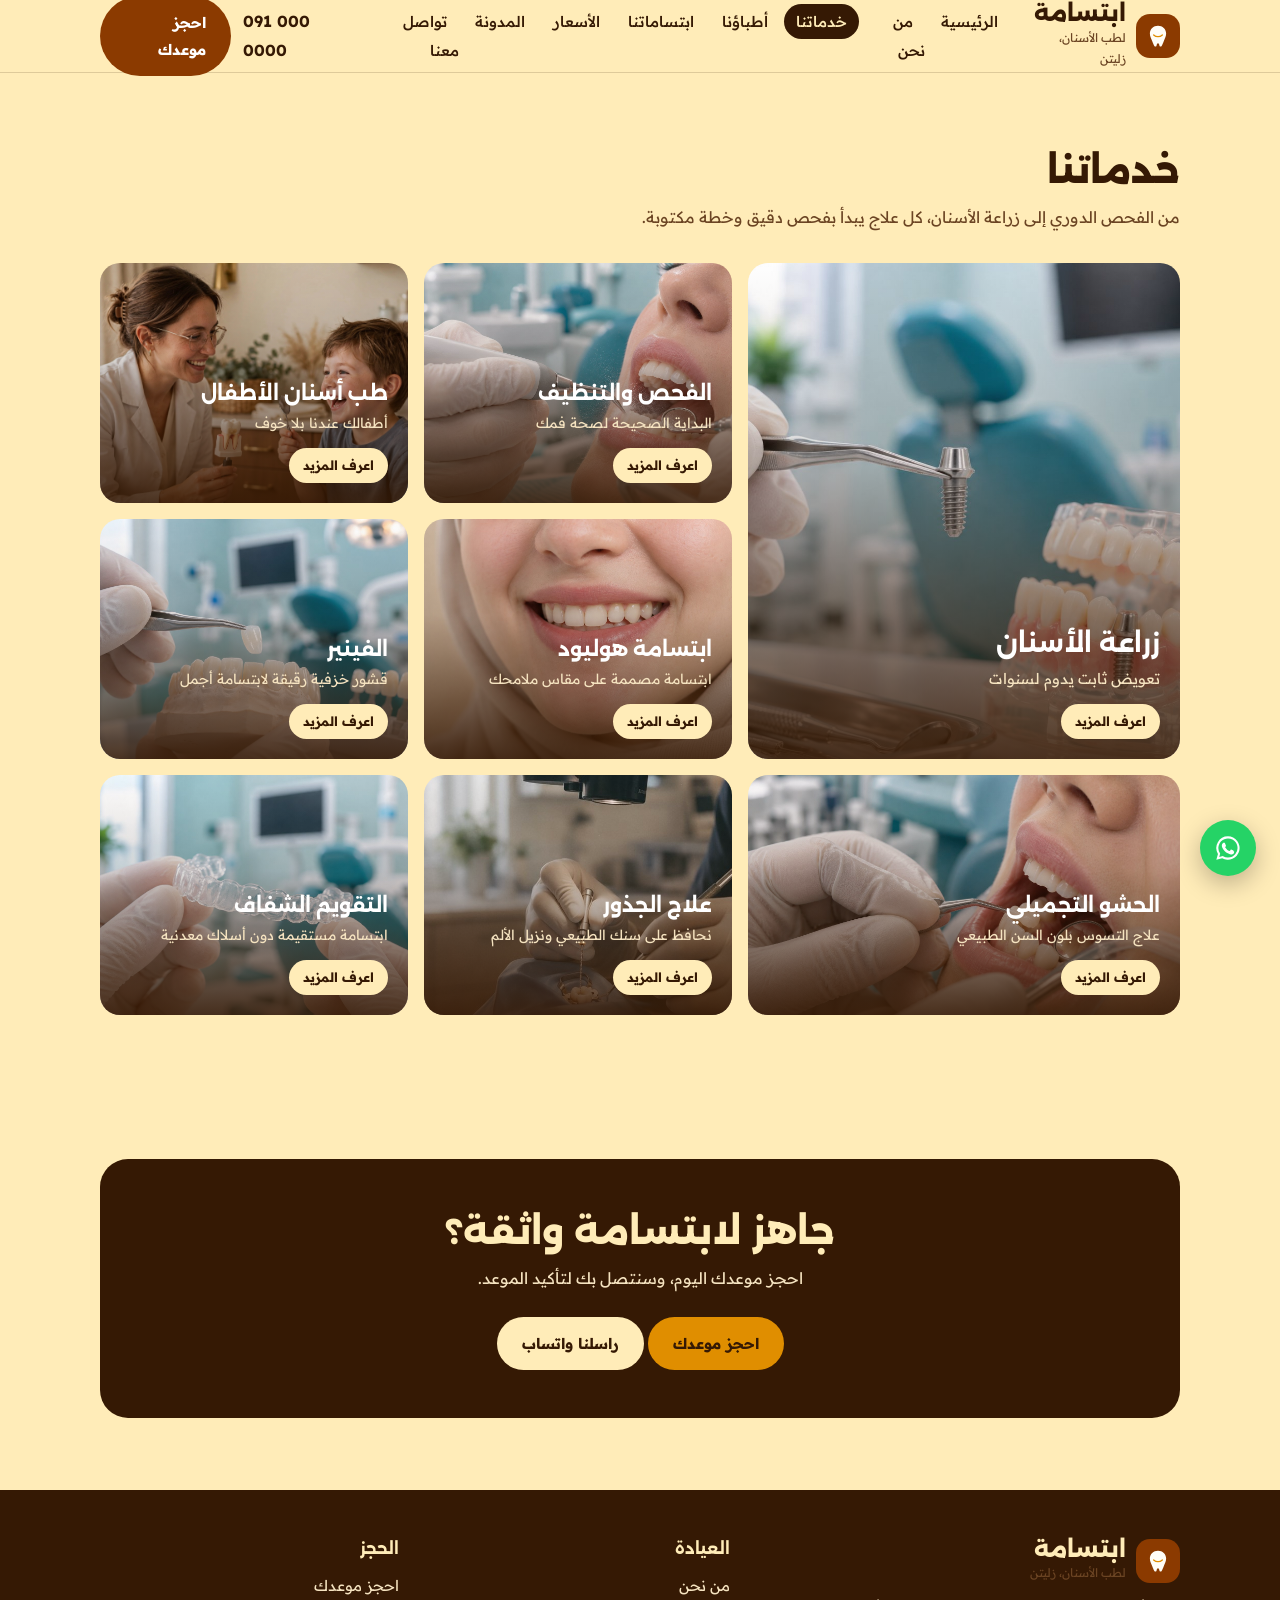
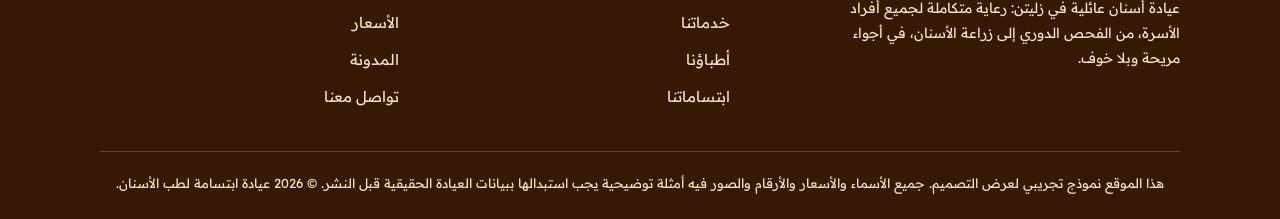
<file: services.html>
<!DOCTYPE html>
<html lang="ar" dir="rtl">
<head>
<meta charset="UTF-8">
<meta name="viewport" content="width=device-width, initial-scale=1.0">
<title>خدماتنا | عيادة ابتسامة لطب الأسنان، زليتن</title>
<link rel="icon" href="assets/favicon.svg">
<meta name="description" content="خدمات عيادة ابتسامة: الفحص والتنظيف، الحشو، علاج الجذور، الزراعة، التقويم، التبييض، الفينير، طب الأطفال.">
<link rel="preconnect" href="https://fonts.googleapis.com">
<link rel="preconnect" href="https://fonts.gstatic.com" crossorigin>
<link href="https://fonts.googleapis.com/css2?family=Alexandria:wght@600;700;800&family=Readex+Pro:wght@400;500;700&display=swap" rel="stylesheet">
<link rel="stylesheet" href="style.css?v=20261126a">
</head>
<body>
<header class="site-header" id="siteHeader">
  <div class="container header-inner">
    <a class="brand" href="index.html" aria-label="عيادة ابتسامة لطب الأسنان، الصفحة الرئيسية">
      <span class="brand__mark"><svg viewBox="0 0 48 48" fill="none" aria-hidden="true"><path d="M24 5C15.5 5 9 11 9 19.5 9 24.5 11.2 28.5 13.2 33.2 14.7 36.7 15.8 40.5 17.3 42.5 18.4 44 20.7 43.8 21.3 41.8 21.8 39.8 22.3 37.5 24 37.5s2.2 2.3 2.7 4.3c.6 2 2.9 2.2 4 0.7 1.5-2 2.6-5.8 4.1-9.3C36.8 28.5 39 24.5 39 19.5 39 11 32.5 5 24 5Z" fill="#FFFDF6"/><path d="M16 22c2.4 2.2 5 3.2 8 3.2s5.6-1 8-3.2" stroke="#E08E00" stroke-width="2.4" stroke-linecap="round"/></svg></span>
      <span><span class="brand__name">ابتسامة</span><span class="brand__tag">لطب الأسنان، زليتن</span></span>
    </a>
    <nav class="main-nav" id="mainNav" aria-label="التنقل الرئيسي"><ul><li><a href="index.html">الرئيسية</a></li><li><a href="about.html">من نحن</a></li><li><a href="services.html" class="is-active">خدماتنا</a></li><li><a href="doctors.html">أطباؤنا</a></li><li><a href="gallery.html">ابتساماتنا</a></li><li><a href="pricing.html">الأسعار</a></li><li><a href="blog.html">المدونة</a></li><li><a href="contact.html">تواصل معنا</a></li></ul></nav>
    <div class="header-actions">
      <a class="header-phone" href="tel:+218910000000">091 000 0000</a>
      <a class="btn btn--primary" href="booking.html">احجز موعدك</a>
      <button class="nav-toggle" id="navToggle" aria-expanded="false" aria-controls="mainNav" aria-label="فتح القائمة"><span></span><span></span><span></span></button>
    </div>
  </div>
</header>
<div id="headerSentinel" aria-hidden="true"></div>
<main>
<section class="section"><div class="container"><div class="section-head reveal"><h2>خدماتنا</h2><p>من الفحص الدوري إلى زراعة الأسنان، كل علاج يبدأ بفحص دقيق وخطة مكتوبة.</p></div><div class="services-grid"><a class="svc-card reveal reveal--right svc-card--big" href="service-detail.html?service=implant"><img src="assets/service-implant.jpg" alt="زراعة الأسنان" loading="lazy"><div class="svc-card__body"><h3>زراعة الأسنان</h3><p>تعويض ثابت يدوم لسنوات</p><span class="svc-card__more">اعرف المزيد</span></div></a><a class="svc-card reveal reveal--right" href="service-detail.html?service=cleaning"><img src="assets/service-cleaning.jpg" alt="الفحص والتنظيف" loading="lazy"><div class="svc-card__body"><h3>الفحص والتنظيف</h3><p>البداية الصحيحة لصحة فمك</p><span class="svc-card__more">اعرف المزيد</span></div></a><a class="svc-card reveal reveal--left" href="service-detail.html?service=kids"><img src="assets/kids.jpg" alt="طب أسنان الأطفال" loading="lazy"><div class="svc-card__body"><h3>طب أسنان الأطفال</h3><p>أطفالك عندنا بلا خوف</p><span class="svc-card__more">اعرف المزيد</span></div></a><a class="svc-card reveal reveal--right" href="service-detail.html?service=hollywood"><img src="assets/service-hollywood.jpg" alt="ابتسامة هوليود" loading="lazy"><div class="svc-card__body"><h3>ابتسامة هوليود</h3><p>ابتسامة مصممة على مقاس ملامحك</p><span class="svc-card__more">اعرف المزيد</span></div></a><a class="svc-card reveal reveal--left" href="service-detail.html?service=veneer"><img src="assets/service-veneer.jpg" alt="الفينير" loading="lazy"><div class="svc-card__body"><h3>الفينير</h3><p>قشور خزفية رقيقة لابتسامة أجمل</p><span class="svc-card__more">اعرف المزيد</span></div></a><a class="svc-card reveal reveal--right" href="service-detail.html?service=filling"><img src="assets/service-filling.jpg" alt="الحشو التجميلي" loading="lazy"><div class="svc-card__body"><h3>الحشو التجميلي</h3><p>علاج التسوس بلون السن الطبيعي</p><span class="svc-card__more">اعرف المزيد</span></div></a><a class="svc-card reveal reveal--left" href="service-detail.html?service=root-canal"><img src="assets/service-root-canal.jpg" alt="علاج الجذور" loading="lazy"><div class="svc-card__body"><h3>علاج الجذور</h3><p>نحافظ على سنك الطبيعي ونزيل الألم</p><span class="svc-card__more">اعرف المزيد</span></div></a><a class="svc-card reveal reveal--right" href="service-detail.html?service=aligner"><img src="assets/service-aligner.jpg" alt="التقويم الشفاف" loading="lazy"><div class="svc-card__body"><h3>التقويم الشفاف</h3><p>ابتسامة مستقيمة دون أسلاك معدنية</p><span class="svc-card__more">اعرف المزيد</span></div></a></div></div></section><section class="section"><div class="container"><div class="cta-band reveal"><h2>جاهز لابتسامة واثقة؟</h2><p>احجز موعدك اليوم، وسنتصل بك لتأكيد الموعد.</p><a class="btn btn--gold" href="booking.html">احجز موعدك</a> <a class="btn btn--light" href="https://wa.me/218910000000" target="_blank" rel="noopener">راسلنا واتساب</a></div></div></section></main>
<footer class="site-footer">
  <div class="container">
    <div class="footer-inner">
      <div class="footer-brand">
        <a class="brand" href="index.html" aria-label="عيادة ابتسامة، العودة إلى الأعلى">
          <span class="brand__mark"><svg viewBox="0 0 48 48" fill="none" aria-hidden="true"><path d="M24 5C15.5 5 9 11 9 19.5 9 24.5 11.2 28.5 13.2 33.2 14.7 36.7 15.8 40.5 17.3 42.5 18.4 44 20.7 43.8 21.3 41.8 21.8 39.8 22.3 37.5 24 37.5s2.2 2.3 2.7 4.3c.6 2 2.9 2.2 4 0.7 1.5-2 2.6-5.8 4.1-9.3C36.8 28.5 39 24.5 39 19.5 39 11 32.5 5 24 5Z" fill="#FFFDF6"/><path d="M16 22c2.4 2.2 5 3.2 8 3.2s5.6-1 8-3.2" stroke="#E08E00" stroke-width="2.4" stroke-linecap="round"/></svg></span>
          <span><span class="brand__name">ابتسامة</span><span class="brand__tag">لطب الأسنان، زليتن</span></span>
        </a>
        <p>عيادة أسنان عائلية في زليتن: رعاية متكاملة لجميع أفراد الأسرة، من الفحص الدوري إلى زراعة الأسنان، في أجواء مريحة وبلا خوف.</p>
      </div>
      <nav class="footer-nav" aria-label="روابط التذييل">
        <div><h4>العيادة</h4><ul>
          <li><a href="about.html">من نحن</a></li>
          <li><a href="services.html">خدماتنا</a></li>
          <li><a href="doctors.html">أطباؤنا</a></li>
          <li><a href="gallery.html">ابتساماتنا</a></li>
        </ul></div>
      </nav>
      <nav class="footer-nav" aria-label="روابط الحجز">
        <div><h4>الحجز</h4><ul>
          <li><a href="booking.html">احجز موعدك</a></li>
          <li><a href="pricing.html">الأسعار</a></li>
          <li><a href="blog.html">المدونة</a></li>
          <li><a href="contact.html">تواصل معنا</a></li>
        </ul></div>
      </nav>
    </div>
    <p class="footer-note">هذا الموقع نموذج تجريبي لعرض التصميم. جميع الأسماء والأسعار والأرقام والصور فيه أمثلة توضيحية يجب استبدالها ببيانات العيادة الحقيقية قبل النشر. &copy; 2026 عيادة ابتسامة لطب الأسنان.</p>
  </div>
</footer>
<a class="wa-float" href="https://wa.me/218910000000" target="_blank" rel="noopener" aria-label="تواصل الآن عبر واتساب">
  <svg viewBox="0 0 24 24" fill="currentColor" aria-hidden="true"><path d="M12 2a10 10 0 0 0-8.6 15.1L2 22l5-1.3A10 10 0 1 0 12 2zm0 18.2a8.2 8.2 0 0 1-4.2-1.1l-.3-.2-3 .8.8-2.9-.2-.3A8.2 8.2 0 1 1 12 20.2zm4.6-6.1c-.3-.1-1.5-.7-1.7-.8-.2-.1-.4-.1-.6.1-.2.3-.6.8-.8 1-.1.2-.3.2-.5.1a6.7 6.7 0 0 1-3.3-2.9c-.3-.4 0-.5.1-.7l.4-.5c.1-.2.1-.3 0-.5l-.8-1.9c-.2-.5-.4-.4-.6-.4h-.5c-.2 0-.5.1-.7.3-.2.3-.9.9-.9 2.2s.9 2.5 1.1 2.7c.1.2 1.9 2.9 4.5 4 .6.3 1.1.4 1.5.6.6.2 1.2.2 1.6.1.5-.1 1.5-.6 1.7-1.2.2-.6.2-1.1.2-1.2-.1-.1-.2-.2-.5-.3z"/></svg>
</a>
<script src="data.js"></script>
<script src="main.js"></script>
</body>
</html>
</file>
<file: style.css>
/* عيادة ابتسامة — Demo 3 "Ibtisama" (دافئ، عائلي)
   Vanilla CSS. RTL. Palet: Espresso #351904 / Ember #8B3A00 / Gold #E08E00 / Malibu #FFECB8.
   الخطوط: Alexandria للعناوين، Readex Pro للنص. */
:root {
  --bg: #FFECB8;
  --bg-soft: #FFF3D3;
  --card: #FFFDF6;
  --ink: #351904;
  --ink-soft: #6B4423;
  --accent: #8B3A00;
  --accent-dark: #6E2D00;
  --gold: #E08E00;
  --line: rgba(53, 25, 4, 0.16);
  --radius: 20px;
  --shadow: 0 12px 32px rgba(53, 25, 4, 0.12);
  --font-display: "Alexandria", "Readex Pro", sans-serif;
  --font-body: "Readex Pro", "Alexandria", sans-serif;
}
* { box-sizing: border-box; }
html { scroll-behavior: smooth; }
html, body { overflow-x: clip; }
body {
  margin: 0;
  font-family: var(--font-body);
  background: var(--bg);
  color: var(--ink);
  line-height: 1.8;
  font-size: 16px;
}
img { max-width: 100%; display: block; }
a { color: var(--accent); }
h1, h2, h3, h4 { font-family: var(--font-display); line-height: 1.35; margin: 0; }
h1 { font-size: clamp(32px, 5vw, 52px); font-weight: 800; letter-spacing: -0.01em; }
h2 { font-size: clamp(26px, 3.6vw, 36px); font-weight: 800; }
h3 { font-size: 20px; font-weight: 700; }
p { margin: 0; }
.container { max-width: 1120px; margin-inline: auto; padding-inline: 20px; }
.section { padding-block: 72px; }
.section--white { background: var(--card); }
.section--dark { background: var(--ink); color: var(--bg); }
.section--dark p { color: #F5E3C0; }
.section--dark h2, .section--dark h3 { color: var(--bg); }

/* ---------- Tombol ---------- */
.btn {
  display: inline-flex; align-items: center; justify-content: center; gap: 8px;
  padding: 12px 24px; border-radius: 999px; border: 1px solid transparent;
  font-family: var(--font-body); font-weight: 700; font-size: 15px;
  text-decoration: none; cursor: pointer;
  transition: transform 160ms ease, background 160ms ease, border-color 160ms ease;
}
.btn:active { transform: scale(0.97); }
.btn--primary { background: var(--accent); color: #fff; }
.btn--primary:hover { background: var(--accent-dark); }
.btn--outline { border-color: var(--ink); color: var(--ink); background: transparent; }
.btn--outline:hover { background: var(--ink); color: var(--bg); }
.btn--light { background: var(--bg); color: var(--ink); }
.btn--light:hover { background: #fff; }
.btn--gold { background: var(--gold); color: var(--ink); }
.btn--gold:hover { background: #C97F00; }

/* ---------- Header ---------- */
.site-header {
  position: sticky; top: 0; z-index: 50;
  background: rgba(255, 236, 184, 0.92);
  backdrop-filter: blur(8px);
  border-bottom: 1px solid var(--line);
  transition: box-shadow 200ms ease;
}
.site-header.is-scrolled { box-shadow: 0 4px 20px rgba(53, 25, 4, 0.12); }
.header-inner { display: flex; align-items: center; gap: 24px; height: 72px; }
.brand { display: flex; align-items: center; gap: 10px; text-decoration: none; color: var(--ink); }
.brand__mark { width: 44px; height: 44px; border-radius: 14px; background: var(--accent); display: grid; place-items: center; flex: none; }
.brand__mark svg { width: 26px; height: 26px; }
.brand__name { font-family: var(--font-display); font-weight: 800; font-size: 22px; line-height: 1.1; display: block; }
.brand__tag { font-size: 12px; color: var(--ink-soft); display: block; }
.main-nav ul { display: flex; gap: 4px; list-style: none; margin: 0; padding: 0; }
.main-nav a { padding: 8px 12px; border-radius: 999px; text-decoration: none; color: var(--ink); font-weight: 500; font-size: 15px; }
.main-nav a:hover, .main-nav a.is-active { background: var(--ink); color: var(--bg); }
.header-actions { margin-inline-start: auto; display: flex; align-items: center; gap: 12px; }
.header-phone { color: var(--ink); text-decoration: none; font-weight: 700; direction: ltr; unicode-bidi: embed; }
.nav-toggle { display: none; background: none; border: 1px solid var(--line); border-radius: 12px; width: 44px; height: 44px; cursor: pointer; flex-direction: column; align-items: center; justify-content: center; gap: 5px; }
.nav-toggle span { display: block; width: 20px; height: 2px; background: var(--ink); border-radius: 2px; }
#headerSentinel { height: 1px; }

/* ---------- Hero editorial ---------- */
.hero { padding-block: 48px 72px; }
.hero-inner { display: grid; grid-template-columns: 1.05fr 1fr; gap: 48px; align-items: center; }
.hero__eyebrow { display: inline-block; background: var(--ink); color: var(--gold); font-weight: 700; font-size: 13px; padding: 6px 14px; border-radius: 999px; margin-bottom: 16px; }
.hero__sub { color: var(--ink-soft); font-size: 18px; margin-top: 16px; max-width: 56ch; }
.hero__cta { display: flex; gap: 12px; flex-wrap: wrap; margin-top: 28px; }
.hero__trust { display: flex; gap: 20px; flex-wrap: wrap; margin-top: 28px; font-size: 14px; font-weight: 700; }
.hero__trust span { display: flex; align-items: center; gap: 6px; }
.hero__trust i { width: 8px; height: 8px; border-radius: 50%; background: var(--gold); display: inline-block; }
.hero__photo { position: relative; }
.hero__photo img { width: 100%; height: 480px; object-fit: cover; border-radius: 28px; box-shadow: var(--shadow); }
.hero__stat {
  position: absolute; bottom: -20px; inset-inline-start: 24px;
  background: var(--card); border: 1px solid var(--line); border-radius: 16px;
  padding: 14px 20px; box-shadow: var(--shadow);
}
.hero__stat strong { font-family: var(--font-display); font-size: 26px; color: var(--accent); display: block; line-height: 1.1; }
.hero__stat span { font-size: 13px; color: var(--ink-soft); }

/* ---------- Stats ---------- */
.stats { background: var(--ink); color: var(--bg); padding-block: 32px; }
.stats-inner { display: grid; grid-template-columns: repeat(3, 1fr); gap: 24px; text-align: center; }
.stat__num { font-family: var(--font-display); font-size: 36px; font-weight: 800; color: var(--gold); line-height: 1.1; }
.stat__label { color: #F5E3C0; font-size: 15px; }

/* ---------- Section head ---------- */
.section-head { max-width: 640px; margin-bottom: 32px; }
.section-head--center { margin-inline: auto; text-align: center; }
.section-head h2 { margin-bottom: 8px; }
.section-head p { color: var(--ink-soft); }
.section--dark .section-head p { color: #F5E3C0; }

/* ---------- Layanan: 1 besar + kecil berfoto ---------- */
.services-grid { display: grid; grid-template-columns: 1.4fr 1fr 1fr; gap: 16px; }
.svc-card {
  position: relative; display: flex; flex-direction: column; justify-content: flex-end;
  min-height: 240px; border-radius: var(--radius); overflow: hidden;
  text-decoration: none; color: #fff; isolation: isolate;
}
.svc-card img { position: absolute; inset: 0; width: 100%; height: 100%; object-fit: cover; z-index: -2; transition: transform 600ms ease; }
.svc-card:hover img { transform: scale(1.05); }
.svc-card::after { content: ""; position: absolute; inset: 0; z-index: -1; background: linear-gradient(to top, rgba(53, 25, 4, 0.88), rgba(53, 25, 4, 0.15) 60%, transparent); }
.svc-card__body { padding: 20px; }
.svc-card h3 { color: #fff; margin-bottom: 4px; }
.svc-card p { font-size: 14px; color: #F5E3C0; }
.svc-card__more { display: inline-block; margin-top: 12px; background: var(--bg); color: var(--ink); font-weight: 700; font-size: 13px; padding: 6px 14px; border-radius: 999px; }
.svc-card--big { grid-row: span 2; min-height: 100%; }
.svc-card--big h3 { font-size: 26px; }
.svc-card--big p { font-size: 15px; }

/* ---------- Kartu umum ---------- */
.cards-3 { display: grid; grid-template-columns: repeat(3, 1fr); gap: 20px; }
.card { background: var(--card); border: 1px solid var(--line); border-radius: var(--radius); overflow: hidden; box-shadow: 0 4px 16px rgba(53, 25, 4, 0.06); }
.card__img { width: 100%; height: 200px; object-fit: cover; }
.card__body { padding: 20px; }
.card__body h3 { margin-bottom: 6px; }
.card__body p { color: var(--ink-soft); font-size: 15px; }
.card__meta { font-size: 13px; color: var(--accent); font-weight: 700; margin-bottom: 8px; }

/* ---------- Dokter: foto + kartu nama menumpuk ---------- */
.doctor-card { background: transparent; border: none; box-shadow: none; }
.doctor-card img { width: 100%; height: 340px; object-fit: cover; border-radius: var(--radius); }
.doctor-card__info {
  background: var(--card); border: 1px solid var(--line); border-radius: 16px;
  padding: 16px 20px; margin: -56px 16px 0; position: relative; box-shadow: var(--shadow);
}
.doctor-card__info h3 { margin-bottom: 2px; }
.doctor-card__role { color: var(--accent); font-weight: 700; font-size: 14px; }
.doctor-card__info p { color: var(--ink-soft); font-size: 14px; margin-top: 6px; }
.doctor-card__link { display: inline-block; margin-top: 10px; font-weight: 700; font-size: 14px; text-decoration: none; }

/* ---------- Harga ---------- */
.plans { display: grid; grid-template-columns: repeat(3, 1fr); gap: 20px; }
.plan { background: var(--card); border: 1px solid var(--line); border-radius: var(--radius); padding: 28px 24px; }
.plan--highlight { background: var(--ink); color: var(--bg); }
.plan--highlight h3, .plan--highlight .plan__amount { color: var(--bg); }
.plan--highlight p { color: #F5E3C0; }
.plan__banner { display: inline-block; background: var(--gold); color: var(--ink); font-weight: 700; font-size: 13px; padding: 4px 12px; border-radius: 999px; margin-bottom: 12px; }
.plan h3 { margin-bottom: 6px; }
.plan p { color: var(--ink-soft); font-size: 15px; margin-bottom: 16px; }
.plan__price { display: flex; align-items: baseline; gap: 6px; margin-bottom: 4px; }
.plan__amount { font-family: var(--font-display); font-size: 40px; font-weight: 800; color: var(--accent); line-height: 1; }
.plan__cur { font-weight: 700; }
.plan__per { font-size: 14px; color: var(--ink-soft); margin-bottom: 20px; }
.plan--highlight .plan__per { color: #F5E3C0; }
.price-table { width: 100%; border-collapse: collapse; background: var(--card); border-radius: var(--radius); overflow: hidden; }
.price-table th, .price-table td { padding: 14px 18px; text-align: start; border-bottom: 1px solid var(--line); }
.price-table th { background: var(--ink); color: var(--bg); font-family: var(--font-display); }
.price-table tr:last-child td { border-bottom: none; }
.price-table td:last-child { font-weight: 700; color: var(--accent); white-space: nowrap; }

/* ---------- Before / after ---------- */
.ba { position: relative; border-radius: var(--radius); overflow: hidden; aspect-ratio: 1; max-width: 560px; margin-inline: auto; }
.ba img { width: 100%; height: 100%; object-fit: cover; }
.ba__after { position: absolute; inset: 0; overflow: hidden; width: 50%; border-inline-end: 3px solid #fff; }
.ba__after img { width: 560px; max-width: none; height: 100%; object-fit: cover; }
.ba__tag { position: absolute; top: 16px; background: rgba(53, 25, 4, 0.85); color: var(--bg); font-size: 13px; font-weight: 700; padding: 4px 12px; border-radius: 999px; }
.ba__tag--before { inset-inline-start: 16px; }
.ba__tag--after { inset-inline-end: 16px; }
.ba__handle { position: absolute; top: 50%; inset-inline-start: 50%; width: 44px; height: 44px; margin: -22px -22px 0 0; background: #fff; border-radius: 50%; box-shadow: var(--shadow); display: grid; place-items: center; font-weight: 800; color: var(--ink); pointer-events: none; }
.ba__range { position: absolute; inset: 0; width: 100%; height: 100%; opacity: 0; cursor: ew-resize; margin: 0; }
.ba-note { font-size: 14px; color: var(--ink-soft); margin-top: 16px; text-align: center; }

/* ---------- Langkah ---------- */
.steps { display: grid; grid-template-columns: repeat(4, 1fr); gap: 20px; }
.step { text-align: center; }
.step__num { font-family: var(--font-display); font-size: 40px; font-weight: 800; color: var(--gold); line-height: 1; }
.step h3 { margin: 8px 0 4px; }
.step p { color: var(--ink-soft); font-size: 15px; }
.step__img { width: 100%; height: 180px; object-fit: cover; border-radius: var(--radius); margin-top: 16px; }

/* ---------- Testimoni ---------- */
.testi-card { padding: 24px; }
.testi-card blockquote { margin: 0 0 16px; font-size: 17px; }
.testi__who { display: flex; align-items: center; gap: 12px; }
.testi__avatar { width: 48px; height: 48px; border-radius: 50%; object-fit: cover; }
.testi__avatar--initial { background: var(--accent); color: #fff; display: grid; place-items: center; font-weight: 800; font-size: 20px; }
.testi__who strong { display: block; line-height: 1.3; }
.testi__who span { font-size: 13px; color: var(--ink-soft); }
.testi__stars { color: var(--gold); letter-spacing: 2px; margin-inline-start: auto; }

/* ---------- FAQ ---------- */
.faq { max-width: 760px; margin-inline: auto; }
.faq-item { border: 1px solid var(--line); border-radius: 16px; background: var(--card); margin-bottom: 12px; overflow: hidden; }
.faq-q { width: 100%; display: flex; justify-content: space-between; align-items: center; gap: 16px; background: none; border: none; padding: 18px 20px; font-family: var(--font-body); font-size: 16px; font-weight: 700; color: var(--ink); cursor: pointer; text-align: start; }
.faq-q__icon { flex: none; width: 28px; height: 28px; border-radius: 50%; background: var(--bg); display: grid; place-items: center; transition: transform 200ms ease; }
.faq-item.is-open .faq-q__icon { transform: rotate(45deg); background: var(--gold); }
.faq-a { max-height: 0; overflow: hidden; transition: max-height 300ms ease; }
.faq-a p { padding: 0 20px 18px; color: var(--ink-soft); }
.faq-item.is-open .faq-a { max-height: 220px; }

/* ---------- Detail (layanan / dokter / artikel) ---------- */
.detail-hero { padding-block: 48px 24px; }
.detail-hero h1 { margin-bottom: 8px; }
.detail-hero .detail-hero__meta { color: var(--ink-soft); }
.detail-layout { display: grid; grid-template-columns: 1.7fr 1fr; gap: 32px; align-items: start; padding-bottom: 72px; }
.detail-main img.detail-img { width: 100%; height: 380px; object-fit: cover; border-radius: var(--radius); margin-bottom: 24px; }
.detail-main h2 { margin: 28px 0 8px; }
.detail-main p { color: var(--ink-soft); margin-bottom: 12px; }
.detail-side { position: sticky; top: 96px; }
.side-card { background: var(--card); border: 1px solid var(--line); border-radius: var(--radius); padding: 24px; margin-bottom: 20px; }
.side-card h3 { margin-bottom: 12px; }
.includes { list-style: none; margin: 0; padding: 0; }
.includes li { padding: 8px 0 8px 28px; position: relative; border-bottom: 1px dashed var(--line); }
.includes li:last-child { border-bottom: none; }
.includes li::before { content: "✓"; position: absolute; inset-inline-start: 0; color: var(--accent); font-weight: 800; }
.creds { list-style: none; margin: 0; padding: 0; }
.creds li { padding: 8px 0 8px 28px; position: relative; border-bottom: 1px dashed var(--line); color: var(--ink-soft); }
.creds li:last-child { border-bottom: none; }
.creds li::before { content: "◆"; position: absolute; inset-inline-start: 0; color: var(--gold); font-size: 12px; top: 12px; }
.chip-row { display: flex; gap: 8px; flex-wrap: wrap; }
.chip { background: var(--bg); border: 1px solid var(--line); border-radius: 999px; padding: 6px 14px; font-size: 14px; font-weight: 700; text-decoration: none; color: var(--ink); }
.chip:hover { background: var(--ink); color: var(--bg); }

/* ---------- Galeri ---------- */
.gallery-filters { display: flex; gap: 8px; flex-wrap: wrap; margin-bottom: 28px; }
.filter-btn { background: var(--card); border: 1px solid var(--line); color: var(--ink); font-family: var(--font-body); font-weight: 700; font-size: 15px; padding: 8px 20px; border-radius: 999px; cursor: pointer; }
.filter-btn.is-active { background: var(--accent); border-color: var(--accent); color: #fff; }
.gallery-grid { display: grid; grid-template-columns: repeat(3, 1fr); gap: 20px; }
.case-card { display: none; }
.case-card.is-shown { display: block; }
.case-card img { height: 220px; }
.case-card .case-card__tag { position: absolute; top: 12px; inset-inline-start: 12px; background: var(--ink); color: var(--gold); font-size: 12px; font-weight: 700; padding: 4px 12px; border-radius: 999px; }
.case-card .card__img-wrap { position: relative; }

/* ---------- Booking + login ---------- */
.booking-grid { display: grid; grid-template-columns: 1.5fr 1fr; gap: 32px; align-items: start; }
.booking-form-card, .login-card { background: var(--card); border: 1px solid var(--line); border-radius: var(--radius); padding: 28px; }
.booking-form-card h2, .login-card h2 { margin-bottom: 6px; }
.booking-form-card > p, .login-card > p { color: var(--ink-soft); margin-bottom: 20px; font-size: 15px; }
.field { margin-bottom: 16px; }
.field label { display: block; font-weight: 700; margin-bottom: 6px; font-size: 15px; }
.field input, .field select, .field textarea {
  width: 100%; padding: 12px 14px; border: 1px solid var(--line); border-radius: 12px;
  font-family: var(--font-body); font-size: 15px; background: #fff; color: var(--ink);
}
.field input:focus, .field select:focus, .field textarea:focus { outline: 2px solid var(--gold); border-color: var(--gold); }
.field-row { display: grid; grid-template-columns: 1fr 1fr; gap: 16px; }
.radio-row { display: flex; gap: 20px; }
.radio-row label { font-weight: 500; display: flex; align-items: center; gap: 6px; }
.demo-box { background: var(--bg); border: 1px dashed var(--gold); border-radius: 12px; padding: 12px 16px; font-size: 14px; margin-bottom: 16px; }
.demo-box code { direction: ltr; unicode-bidi: embed; font-weight: 700; }
.form-error { color: #9B1C1C; font-weight: 700; font-size: 14px; margin-bottom: 12px; display: none; }
.form-error.is-shown { display: block; }
.booking-success { display: none; text-align: center; padding: 24px 0; }
.booking-success.is-shown { display: block; }
.booking-success__icon { width: 64px; height: 64px; border-radius: 50%; background: var(--accent); color: #fff; display: grid; place-items: center; margin: 0 auto 16px; }
.booking-success__icon svg { width: 32px; height: 32px; }
.user-chip { display: none; align-items: center; gap: 12px; background: var(--bg); border-radius: 12px; padding: 12px 16px; margin-bottom: 16px; }
.user-chip.is-shown { display: flex; }
.user-chip strong { display: block; }
.user-chip span { font-size: 13px; color: var(--ink-soft); }
.user-chip .btn { margin-inline-start: auto; padding: 8px 16px; font-size: 14px; }
.appt { border: 1px solid var(--line); border-radius: 12px; padding: 12px 16px; margin-bottom: 10px; background: #fff; }
.appt strong { display: block; }
.appt span { font-size: 14px; color: var(--ink-soft); }
.appt__status { display: inline-block; background: var(--gold); color: var(--ink); font-size: 12px; font-weight: 700; padding: 2px 10px; border-radius: 999px; margin-top: 6px; }

/* ---------- Kontak ---------- */
.contact-grid { display: grid; grid-template-columns: 1fr 1fr; gap: 32px; align-items: start; }
.info-row { display: flex; gap: 14px; margin-bottom: 20px; }
.info-row__icon { width: 44px; height: 44px; flex: none; border-radius: 12px; background: var(--ink); color: var(--gold); display: grid; place-items: center; }
.info-row__icon svg { width: 22px; height: 22px; }
.info-row strong { display: block; }
.info-row p { color: var(--ink-soft); }
.hours { border-collapse: collapse; }
.hours td { padding: 6px 0; border-bottom: 1px dashed var(--line); }
.hours td:last-child { padding-inline-start: 32px; font-weight: 700; }
.map-frame { border-radius: var(--radius); overflow: hidden; border: 1px solid var(--line); }
.map-frame iframe { width: 100%; height: 380px; border: 0; display: block; }

/* ---------- CTA band + footer ---------- */
.cta-band { background: var(--ink); color: var(--bg); border-radius: 28px; padding: 48px; text-align: center; }
.cta-band h2 { margin-bottom: 8px; }
.cta-band p { color: #F5E3C0; margin-bottom: 24px; }
.site-footer { background: var(--ink); color: #F5E3C0; padding-block: 48px 24px; margin-top: 0; }
.footer-inner { display: grid; grid-template-columns: 1.4fr 1fr 1fr; gap: 32px; margin-bottom: 32px; }
.footer-brand .brand__name { color: var(--bg); }
.footer-brand p { font-size: 14px; margin-top: 12px; max-width: 40ch; }
.footer-nav h4 { color: var(--bg); margin: 0 0 12px; }
.footer-nav ul { list-style: none; margin: 0; padding: 0; }
.footer-nav li { margin-bottom: 8px; }
.footer-nav a { color: #F5E3C0; text-decoration: none; font-size: 15px; }
.footer-nav a:hover { color: var(--gold); }
.footer-note { border-top: 1px solid rgba(255, 236, 184, 0.2); padding-top: 20px; font-size: 13px; text-align: center; }
.wa-float {
  position: fixed; bottom: 24px; inset-inline-start: 24px; z-index: 60;
  width: 56px; height: 56px; border-radius: 50%; background: #25D366; color: #fff;
  display: grid; place-items: center; box-shadow: 0 8px 24px rgba(0, 0, 0, 0.25);
  text-decoration: none;
}
.wa-float svg { width: 28px; height: 28px; }

/* ---------- Reveal: geser masuk tiap section, 900ms ---------- */
.reveal { opacity: 0; transform: translateY(16px); transition: opacity 900ms ease, transform 900ms ease; }
.reveal--right { transform: translateX(28px); }
.reveal--left { transform: translateX(-28px); }
.reveal.is-visible { opacity: 1; transform: none; }

/* ---------- Responsive ---------- */
@media (max-width: 960px) {
  .hero-inner { grid-template-columns: 1fr; gap: 40px; }
  .hero__photo img { height: 360px; }
  .services-grid { grid-template-columns: 1fr 1fr; }
  .svc-card--big { grid-column: span 2; min-height: 320px; }
  .cards-3, .plans, .gallery-grid { grid-template-columns: repeat(2, 1fr); }
  .steps { grid-template-columns: repeat(2, 1fr); gap: 32px 16px; }
  .detail-layout, .booking-grid, .contact-grid { grid-template-columns: 1fr; }
  .detail-side { position: static; }
  .footer-inner { grid-template-columns: 1fr 1fr; }
  .header-phone { display: none; }
}
@media (max-width: 720px) {
  .section { padding-block: 48px; }
  .main-nav {
    display: none; position: absolute; top: 72px; inset-inline: 16px;
    background: var(--card); border: 1px solid var(--line); border-radius: var(--radius);
    box-shadow: var(--shadow); padding: 12px;
  }
  .site-header.nav-open .main-nav { display: block; }
  .main-nav ul { flex-direction: column; }
  .main-nav a { padding: 12px; }
  .nav-toggle { display: flex; }
  .header-actions .btn { display: none; }
  .services-grid, .cards-3, .plans, .gallery-grid, .steps { grid-template-columns: 1fr; }
  .svc-card--big { grid-column: span 1; }
  .stats-inner { grid-template-columns: 1fr; gap: 16px; }
  .field-row { grid-template-columns: 1fr; }
  .cta-band { padding: 32px 20px; }
  .footer-inner { grid-template-columns: 1fr; }
  .hero__photo img { height: 280px; }
  .doctor-card img { height: 300px; }
}
@media (prefers-reduced-motion: reduce) {
  html { scroll-behavior: auto; }
  .reveal, .reveal--right, .reveal--left { opacity: 1; transform: none; transition: none; }
  .btn { transition: none; }
  .svc-card img { transition: none; }
}
</file>
